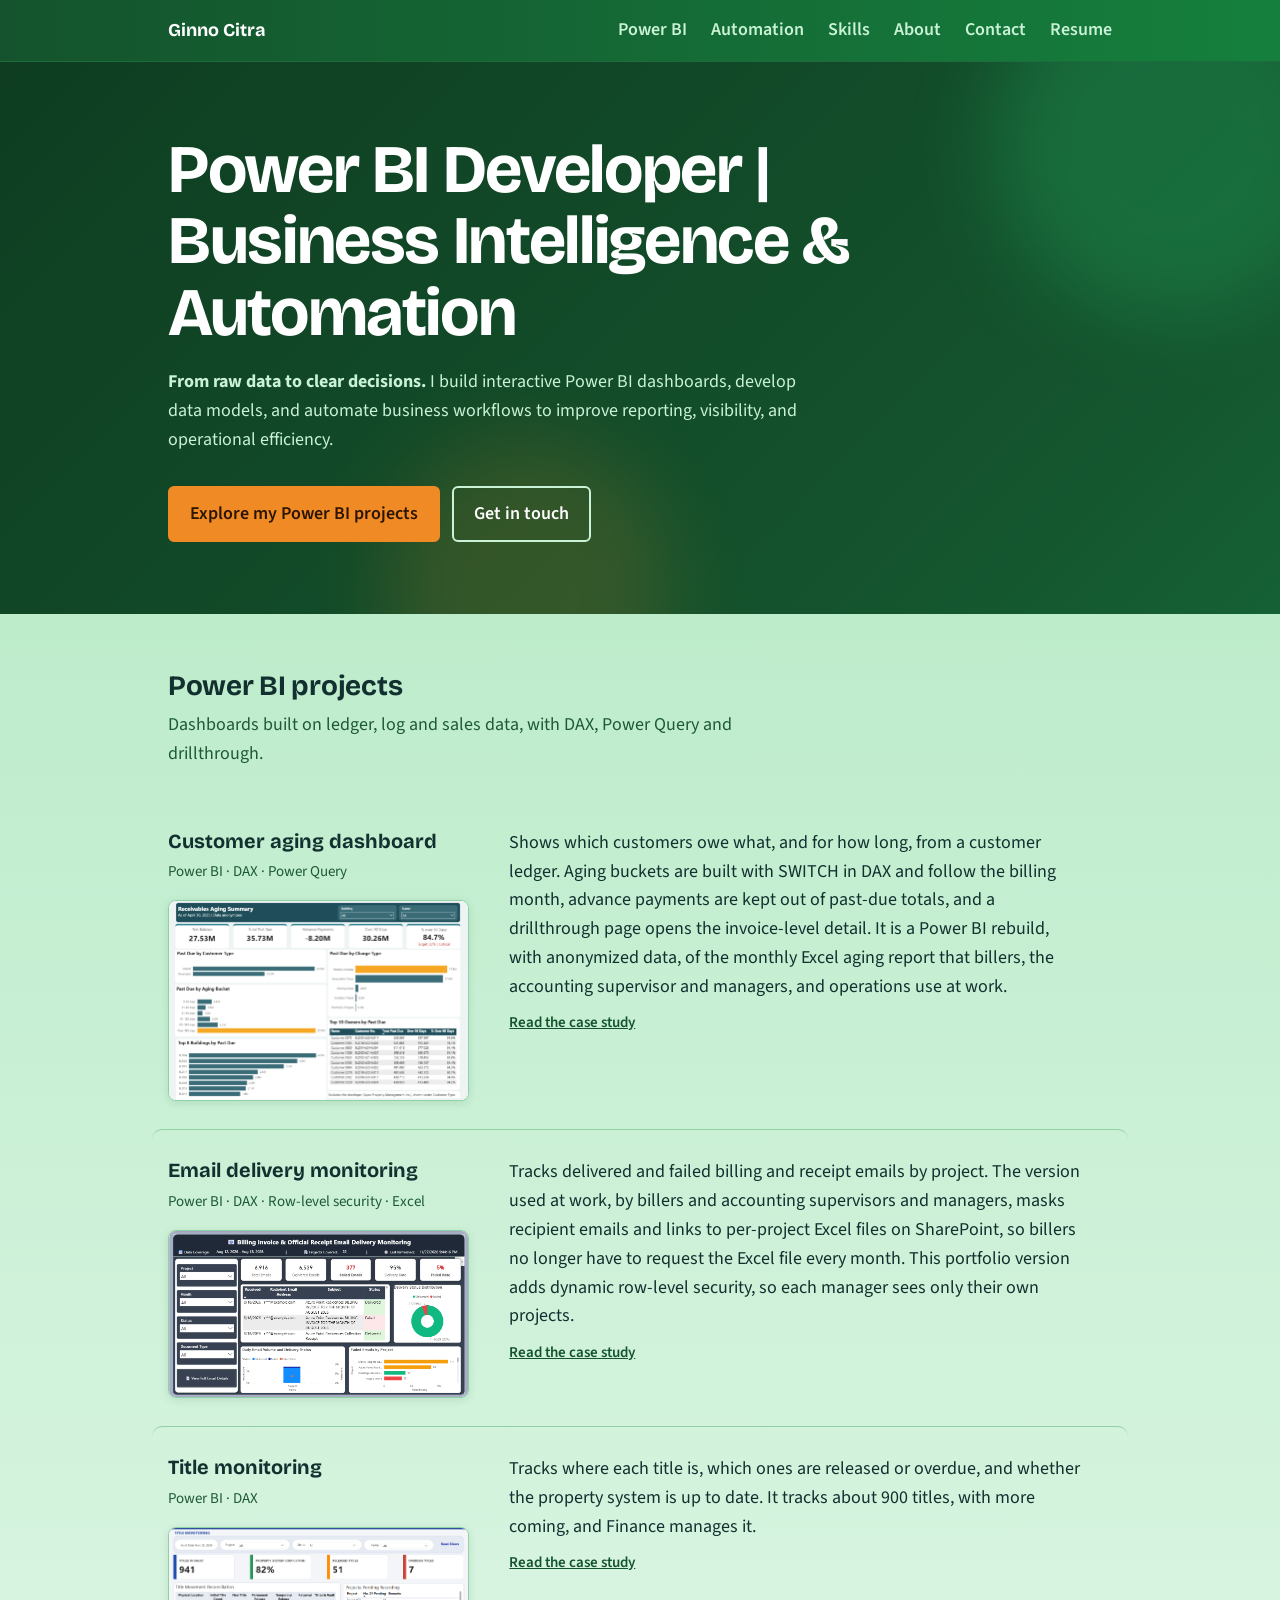
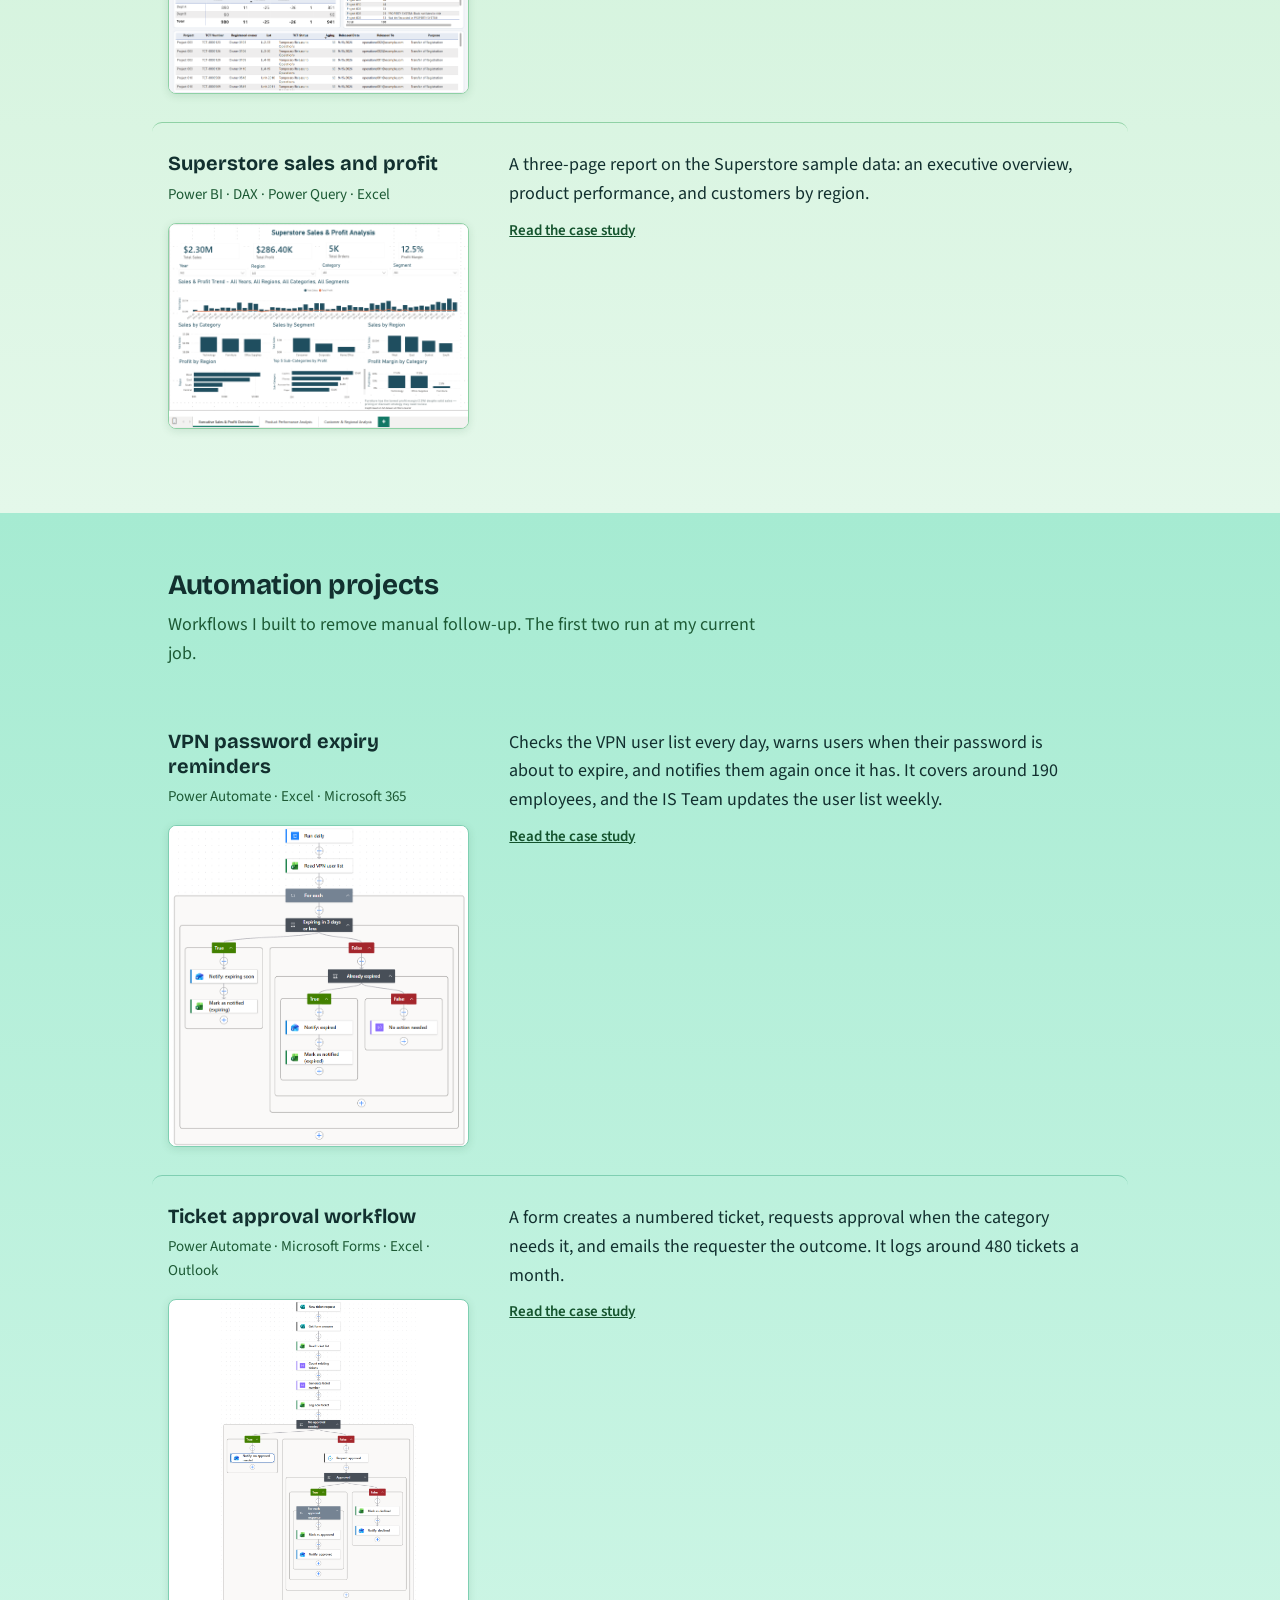
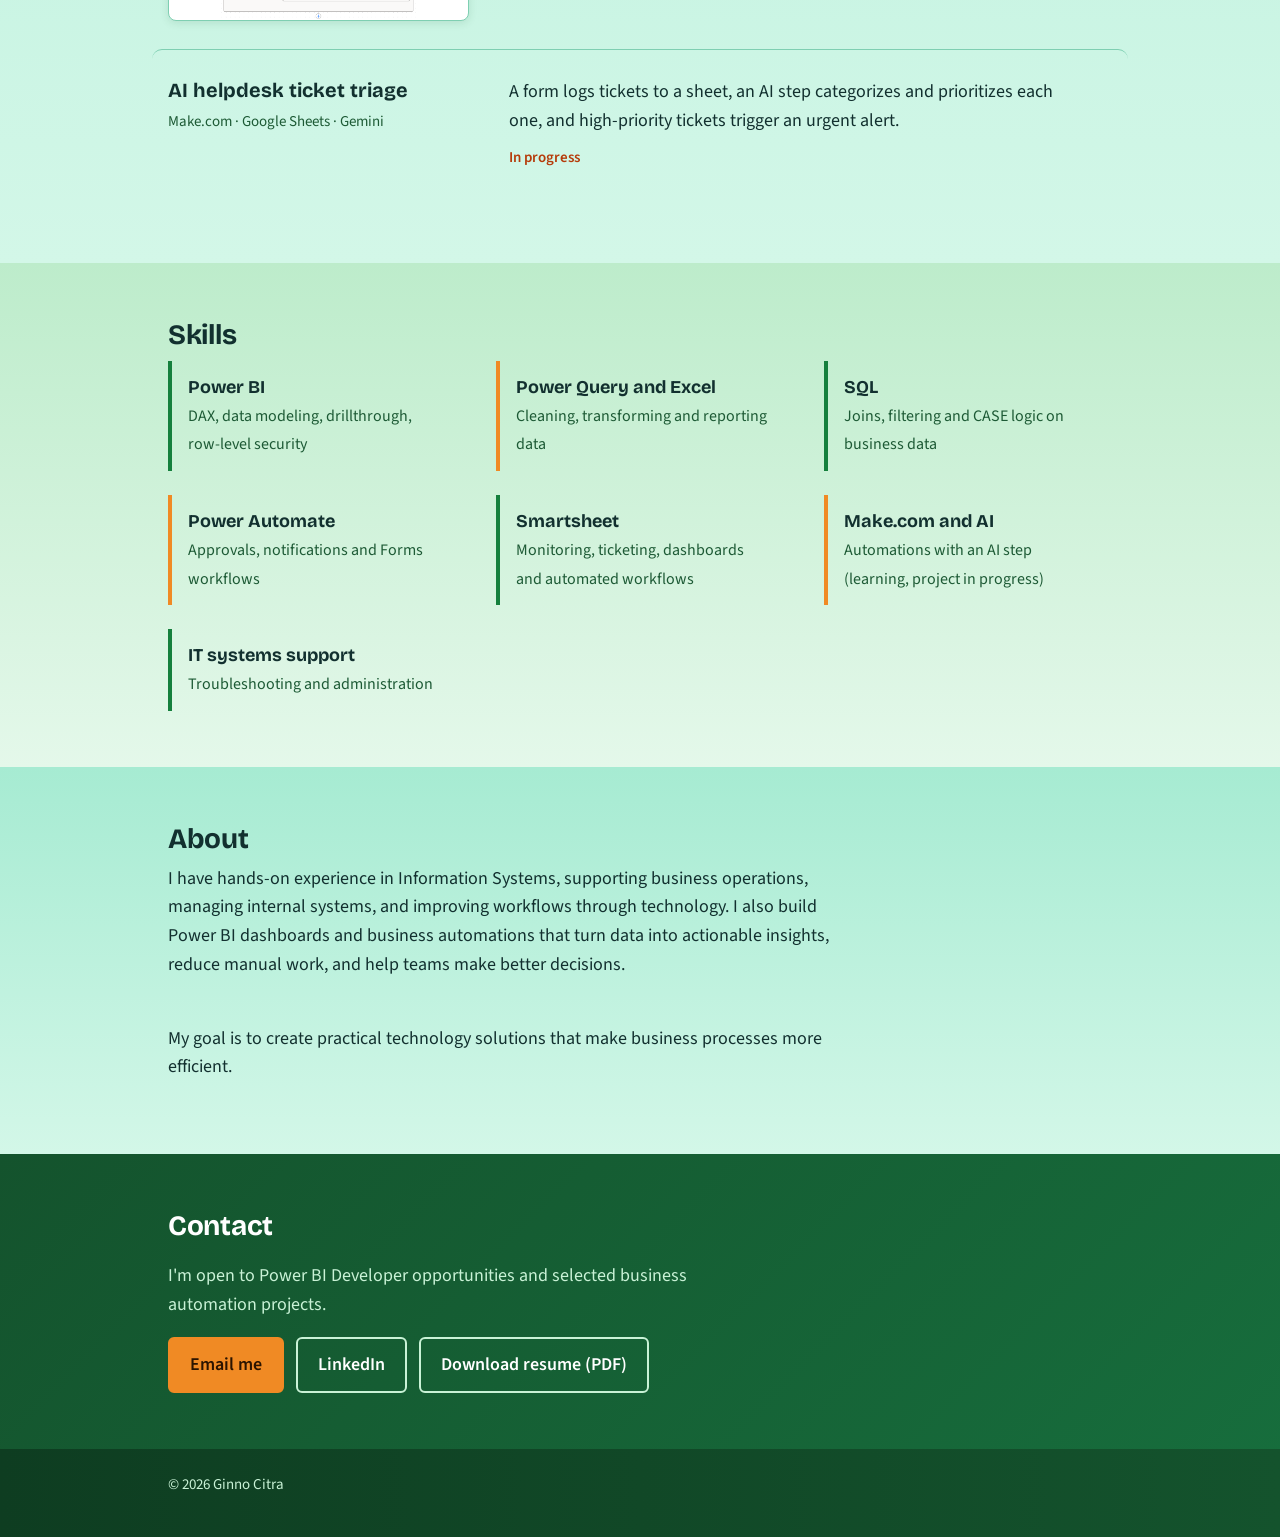
<file: index.html>
<!DOCTYPE html>
<html lang="en">
<head>
<meta charset="utf-8">
<meta name="viewport" content="width=device-width, initial-scale=1">
<title>Ginno Citra | Power BI Developer | Business Intelligence & Automation</title>
<meta name="description" content="Ginno Citra is a Power BI Developer focused on business intelligence, interactive dashboards, data modeling, and business process automation.">
<link rel="icon" href="data:image/svg+xml,<svg xmlns='http://www.w3.org/2000/svg' viewBox='0 0 100 100'><text y='.9em' font-size='90'>📊</text></svg>">
<link rel="preconnect" href="https://fonts.googleapis.com">
<link rel="preconnect" href="https://fonts.gstatic.com" crossorigin>
<link href="https://fonts.googleapis.com/css2?family=Bricolage+Grotesque:opsz,wght@12..96,500;12..96,700&family=Source+Sans+3:wght@400;600&display=swap" rel="stylesheet">
<link rel="stylesheet" href="styles.css">
</head>
<body>
<header class="top">
  <div class="wrap">
    <a class="brand" href="#top">Ginno Citra</a>
    <nav aria-label="Main">
      <a href="#powerbi">Power BI</a>
      <a href="#automation">Automation</a>
      <a href="#skills">Skills</a>
      <a href="#about">About</a>
      <a href="#contact">Contact</a>
      <a class="nav-resume" href="assets/Ginno-Citra-Resume.pdf" download="Ginno-Citra-Resume.pdf">Resume</a>
    </nav>
  </div>
</header>

<main id="top">
  <div class="herobg">
    <div class="wrap hero">
      <h1>Power BI Developer | Business Intelligence &amp; Automation</h1>
      <p><strong>From raw data to clear decisions.</strong> I build interactive Power BI dashboards, develop data models, and automate business workflows to improve reporting, visibility, and operational efficiency.</p>
      <div class="btns">
        <a class="btn primary" href="#powerbi">Explore my Power BI projects</a>
        <a class="btn ghost" href="#contact">Get in touch</a>
      </div>
    </div>
  </div>

  <section id="powerbi" class="mint">
    <div class="wrap">
      <h2>Power BI projects</h2>
      <p class="lede">Dashboards built on ledger, log and sales data, with DAX, Power Query and drillthrough.</p>

      <article class="proj">
        <div>
          <h3>Customer aging dashboard</h3>
          <p class="tools">Power BI · DAX · Power Query</p>
          <a class="thumb" href="aging-dashboard.html" tabindex="-1" aria-hidden="true"><img src="assets/aging-summary.png" alt="" loading="lazy" onerror="this.parentNode.remove()"></a>
        </div>
        <div>
          <p>Shows which customers owe what, and for how long, from a customer ledger. Aging buckets are built with SWITCH in DAX and follow the billing month, advance payments are kept out of past-due totals, and a drillthrough page opens the invoice-level detail. It is a Power BI rebuild, with anonymized data, of the monthly Excel aging report that billers, the accounting supervisor and managers, and operations use at work.</p>
          <p class="status live"><a href="aging-dashboard.html">Read the case study</a></p>
        </div>
      </article>

      <article class="proj">
        <div>
          <h3>Email delivery monitoring</h3>
          <p class="tools">Power BI · DAX · Row-level security · Excel</p>
          <a class="thumb" href="email-delivery-monitoring.html" tabindex="-1" aria-hidden="true"><img src="assets/email-work-version.png" alt="" loading="lazy" onerror="this.parentNode.remove()"></a>
        </div>
        <div>
          <p>Tracks delivered and failed billing and receipt emails by project. The version used at work, by billers and accounting supervisors and managers, masks recipient emails and links to per-project Excel files on SharePoint, so billers no longer have to request the Excel file every month. This portfolio version adds dynamic row-level security, so each manager sees only their own projects.</p>
          <p class="status live"><a href="email-delivery-monitoring.html">Read the case study</a></p>
        </div>
      </article>

      <article class="proj">
        <div>
          <h3>Title monitoring</h3>
          <p class="tools">Power BI · DAX</p>
          <a class="thumb" href="title-monitoring.html" tabindex="-1" aria-hidden="true"><img src="assets/title-monitoring-dashboard.png" alt="" loading="lazy" onerror="this.parentNode.remove()"></a>
        </div>
        <div>
          <p>Tracks where each title is, which ones are released or overdue, and whether the property system is up to date. It tracks about 900 titles, with more coming, and Finance manages it.</p>
          <p class="status live"><a href="title-monitoring.html">Read the case study</a></p>
        </div>
      </article>

      <article class="proj">
        <div>
          <h3>Superstore sales and profit</h3>
          <p class="tools">Power BI · DAX · Power Query · Excel</p>
          <a class="thumb" href="superstore-dashboard.html" tabindex="-1" aria-hidden="true"><img src="assets/executive-overview.png" alt="" loading="lazy" onerror="this.parentNode.remove()"></a>
        </div>
        <div>
          <p>A three-page report on the Superstore sample data: an executive overview, product performance, and customers by region.</p>
          <p class="status live"><a href="superstore-dashboard.html">Read the case study</a></p>
        </div>
      </article>
    </div>
  </section>

  <section id="automation" class="cream">
    <div class="wrap">
      <h2>Automation projects</h2>
      <p class="lede">Workflows I built to remove manual follow-up. The first two run at my current job.</p>

      <article class="proj">
        <div>
          <h3>VPN password expiry reminders</h3>
          <p class="tools">Power Automate · Excel · Microsoft 365</p>
          <a class="thumb" href="vpn-password-expiry.html" tabindex="-1" aria-hidden="true"><img src="assets/vpn-expiry-flow.png" alt="" loading="lazy" onerror="this.parentNode.remove()"></a>
        </div>
        <div>
          <p>Checks the VPN user list every day, warns users when their password is about to expire, and notifies them again once it has. It covers around 190 employees, and the IS Team updates the user list weekly.</p>
          <p class="status live"><a href="vpn-password-expiry.html">Read the case study</a></p>
        </div>
      </article>

      <article class="proj">
        <div>
          <h3>Ticket approval workflow</h3>
          <p class="tools">Power Automate · Microsoft Forms · Excel · Outlook</p>
          <a class="thumb" href="ticket-approval-workflow.html" tabindex="-1" aria-hidden="true"><img src="assets/ticket-approval-flow.png" alt="" loading="lazy" onerror="this.parentNode.remove()"></a>
        </div>
        <div>
          <p>A form creates a numbered ticket, requests approval when the category needs it, and emails the requester the outcome. It logs around 480 tickets a month.</p>
          <p class="status live"><a href="ticket-approval-workflow.html">Read the case study</a></p>
        </div>
      </article>

      <article class="proj">
        <div>
          <h3>AI helpdesk ticket triage</h3>
          <p class="tools">Make.com · Google Sheets · Gemini</p>
        </div>
        <div>
          <p>A form logs tickets to a sheet, an AI step categorizes and prioritizes each one, and high-priority tickets trigger an urgent alert.</p>
          <p class="status wip">In progress</p>
        </div>
      </article>
    </div>
  </section>

  <section id="skills" class="mint">
    <div class="wrap">
      <h2>Skills</h2>
      <ul class="skills">
        <li><strong>Power BI</strong><span>DAX, data modeling, drillthrough, row-level security</span></li>
        <li><strong>Power Query and Excel</strong><span>Cleaning, transforming and reporting data</span></li>
        <li><strong>SQL</strong><span>Joins, filtering and CASE logic on business data</span></li>
        <li><strong>Power Automate</strong><span>Approvals, notifications and Forms workflows</span></li>
        <li><strong>Smartsheet</strong><span>Monitoring, ticketing, dashboards and automated workflows</span></li>
        <li><strong>Make.com and AI</strong><span>Automations with an AI step (learning, project in progress)</span></li>
        <li><strong>IT systems support</strong><span>Troubleshooting and administration</span></li>
      </ul>
    </div>
  </section>

  <section id="about" class="about cream">
    <div class="wrap">
      <h2>About</h2>
      <p>I have hands-on experience in Information Systems, supporting business operations, managing internal systems, 
        and improving workflows through technology. I also build Power BI dashboards and business automations 
        that turn data into actionable insights, reduce manual work, and help teams make better decisions.</p>
      <br>
      <p>My goal is to create practical technology solutions that make business processes more efficient.</p>
    </div>
  </section>

  <section id="contact" class="contact dark">
    <div class="wrap">
      <h2>Contact</h2>
      <p>I'm open to Power BI Developer opportunities and selected business automation projects.</p>
      <div class="btns">
        <a class="btn primary" href="mailto:ginnocitra.work@gmail.com">Email me</a>
        <a class="btn ghost" href="https://www.linkedin.com/in/ginno-citra/">LinkedIn</a>
        <a class="btn ghost" href="assets/Ginno-Citra-Resume.pdf" download="Ginno-Citra-Resume.pdf">Download resume (PDF)</a>
      </div>
    </div>
  </section>
</main>

<footer>
  <div class="wrap">© 2026 Ginno Citra</div>
</footer>
</body>
</html>
</file>
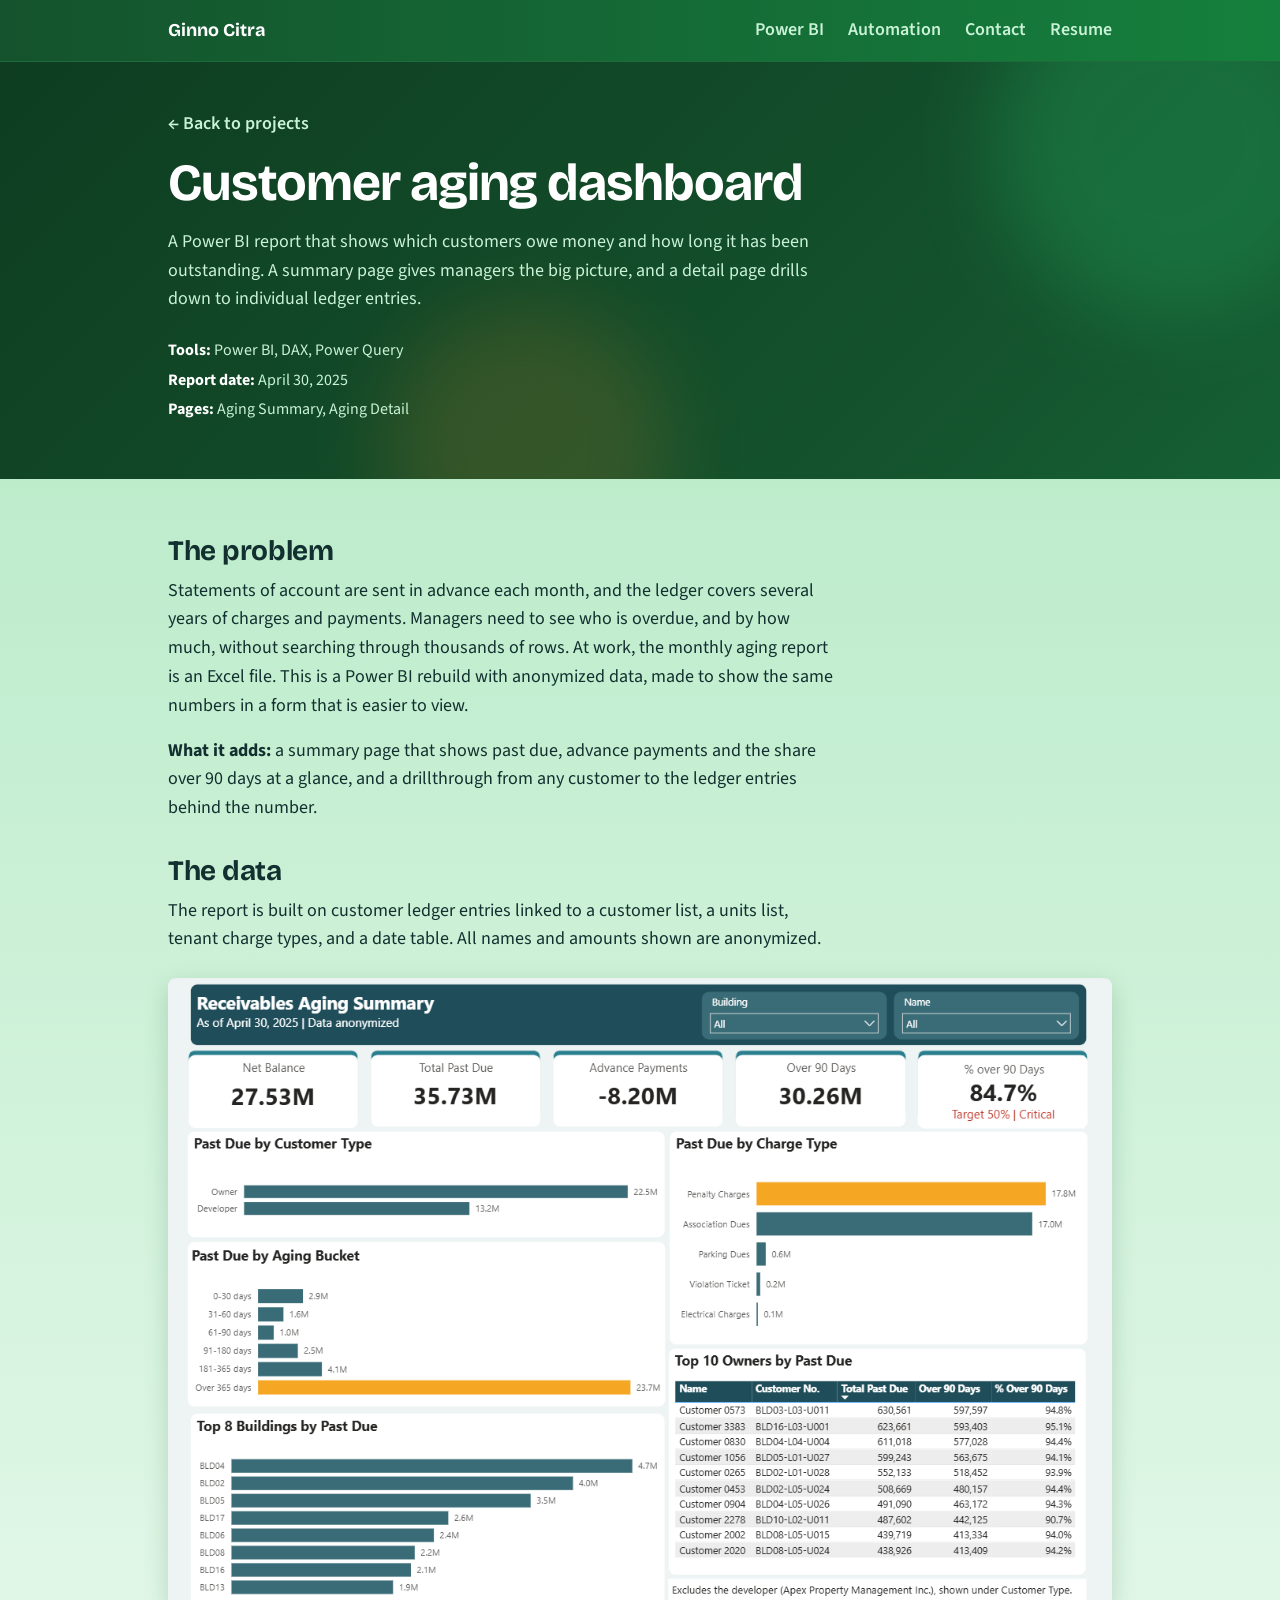
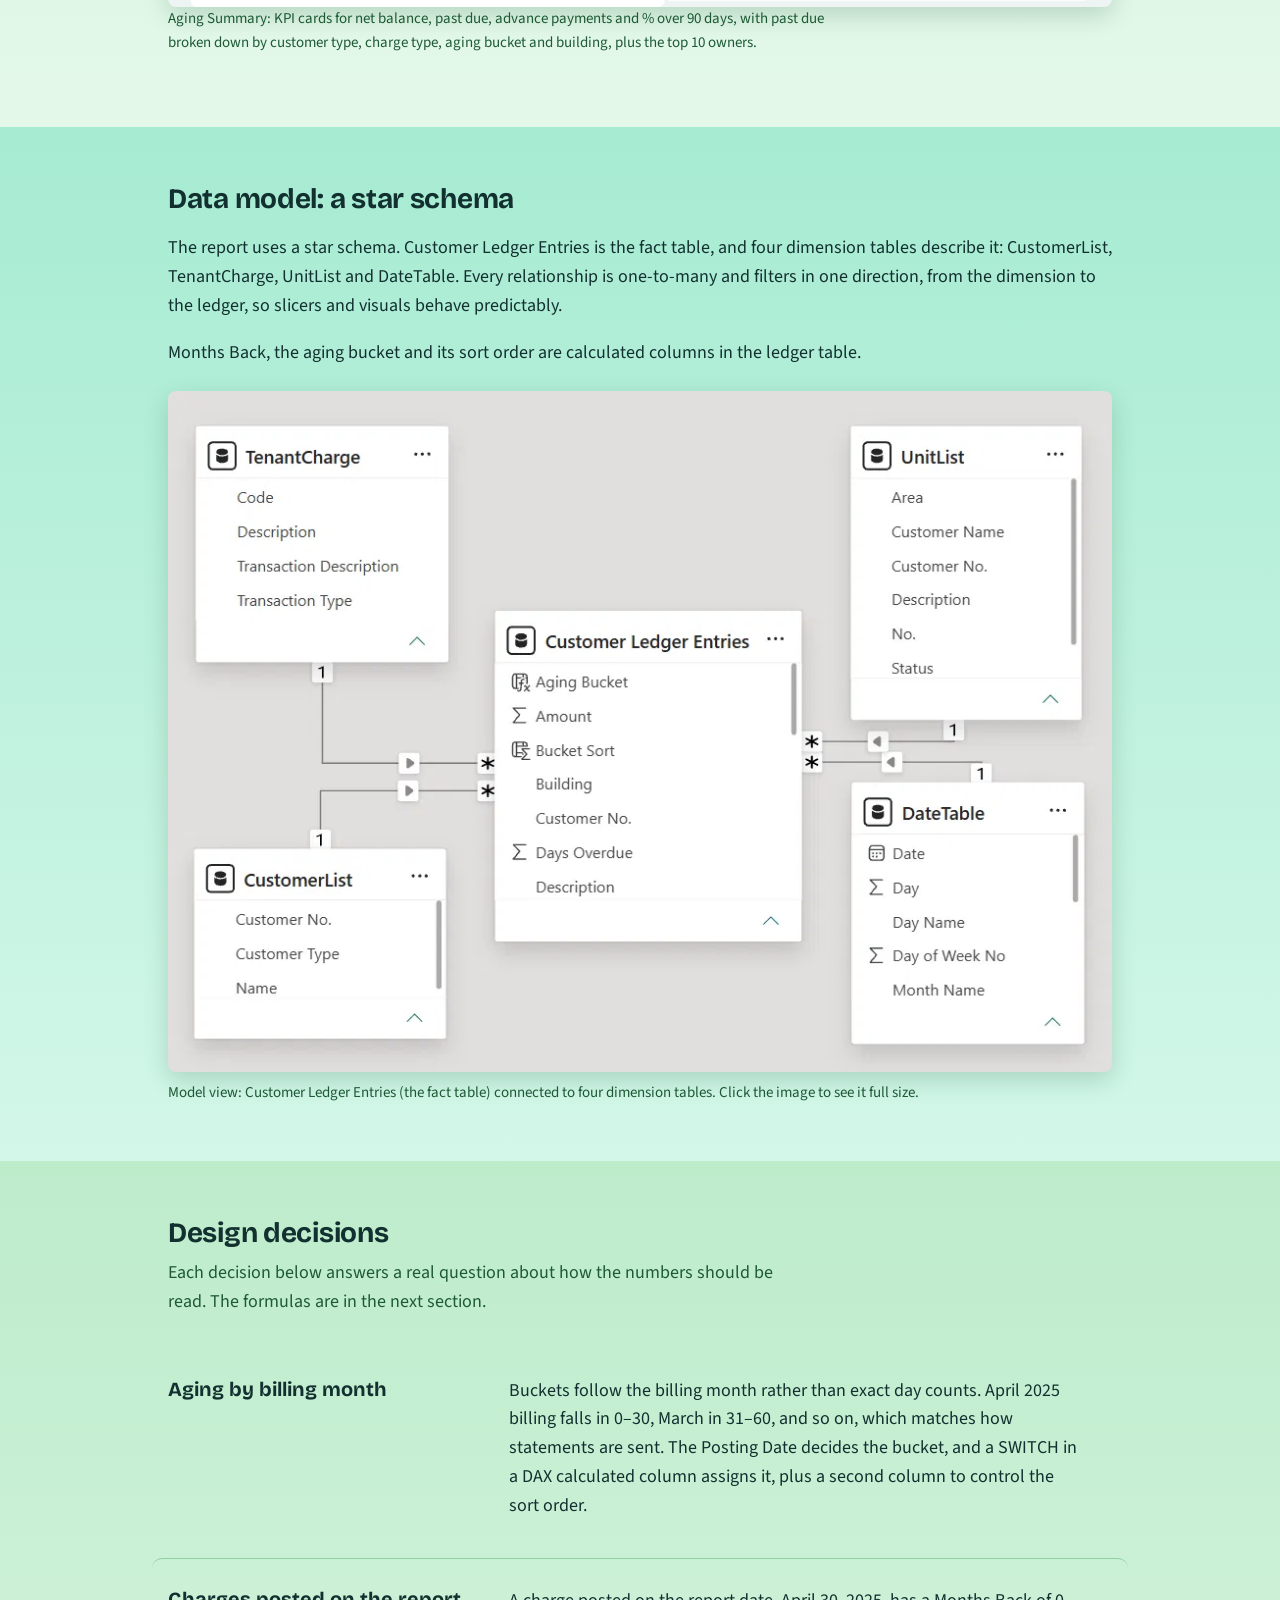
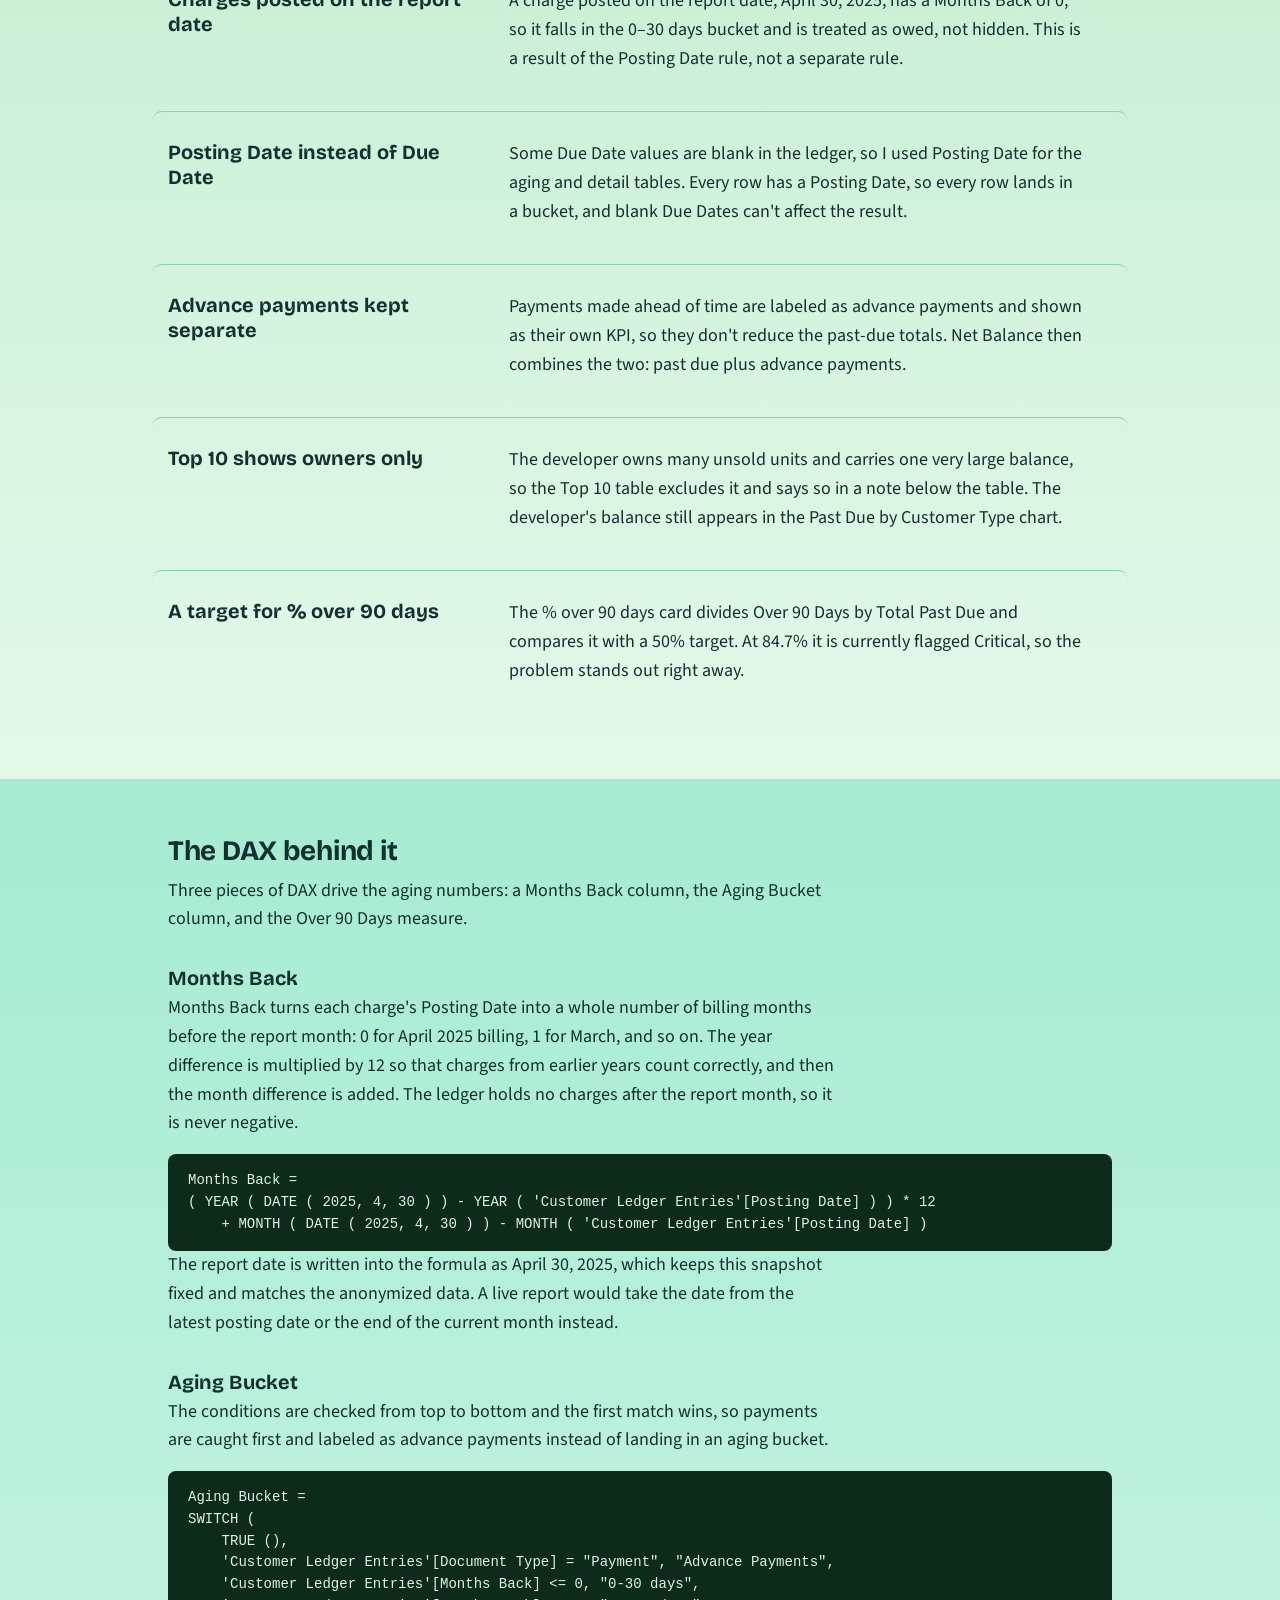
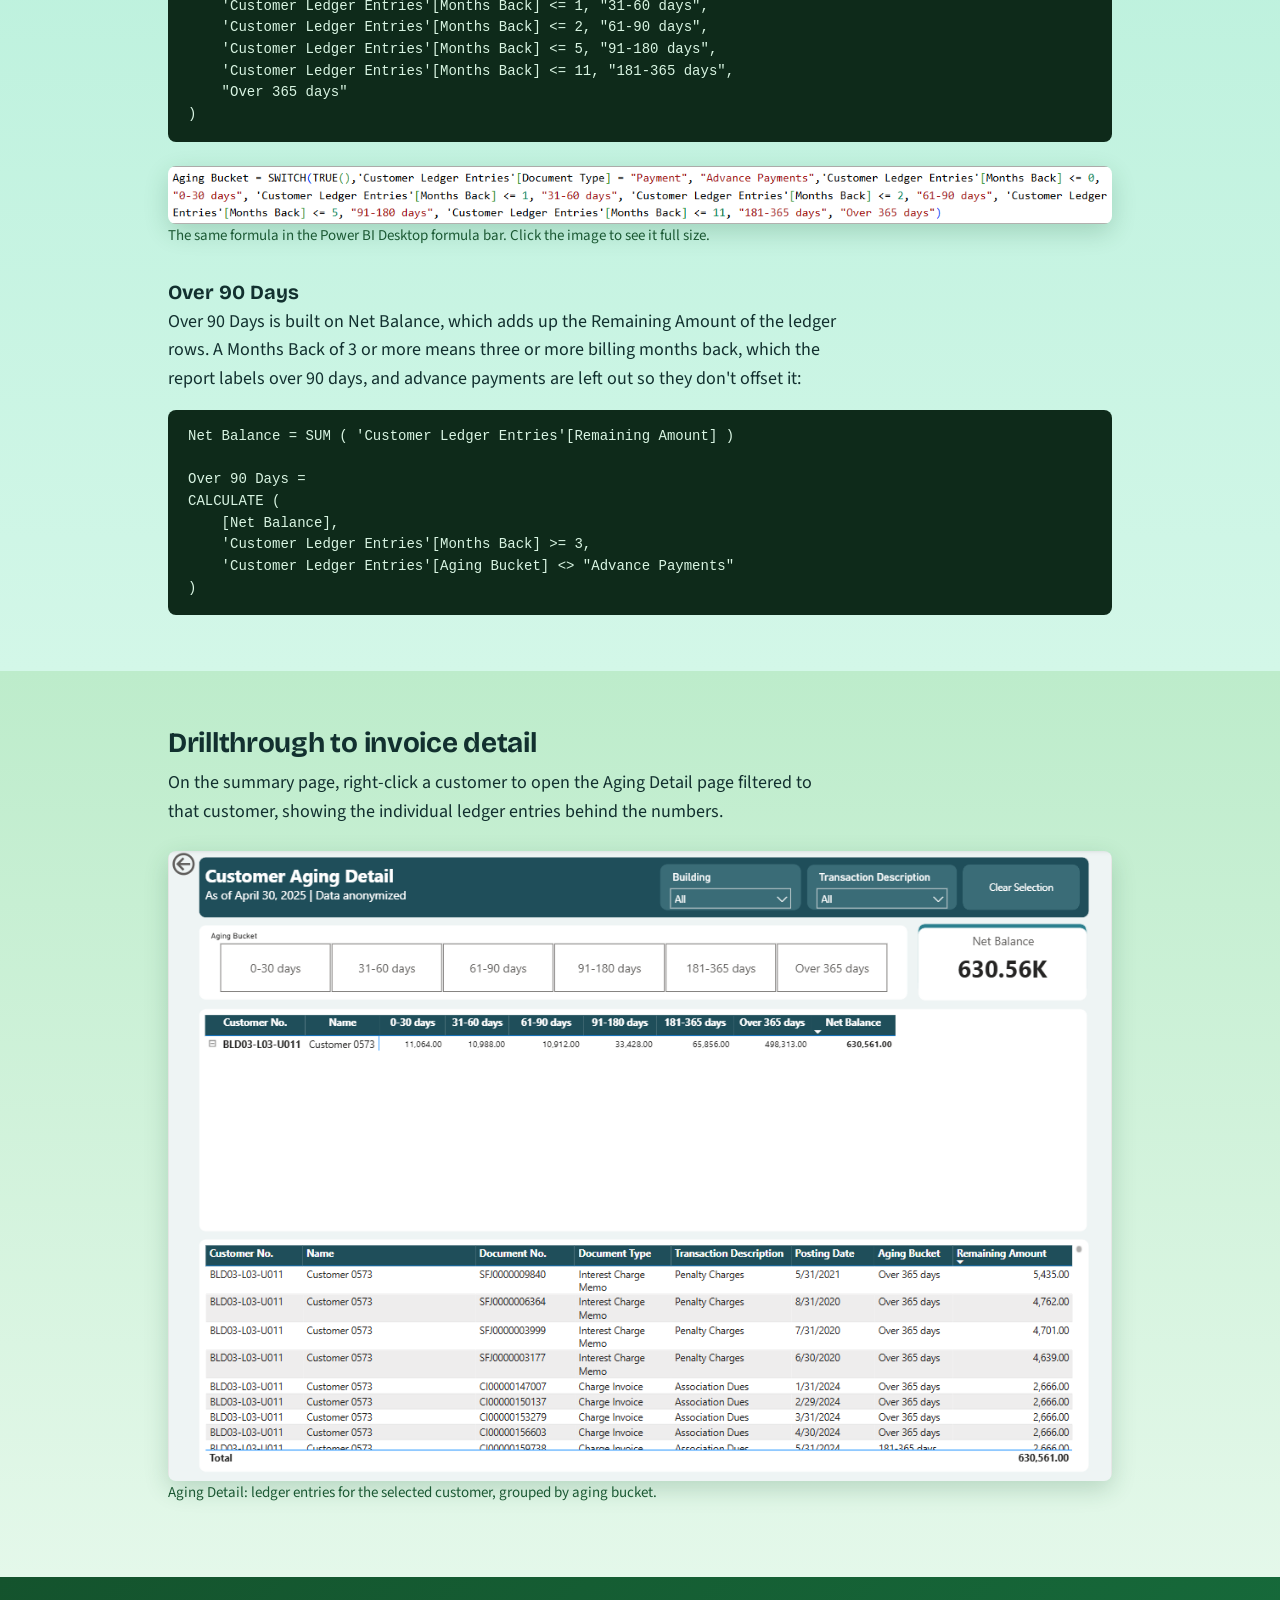
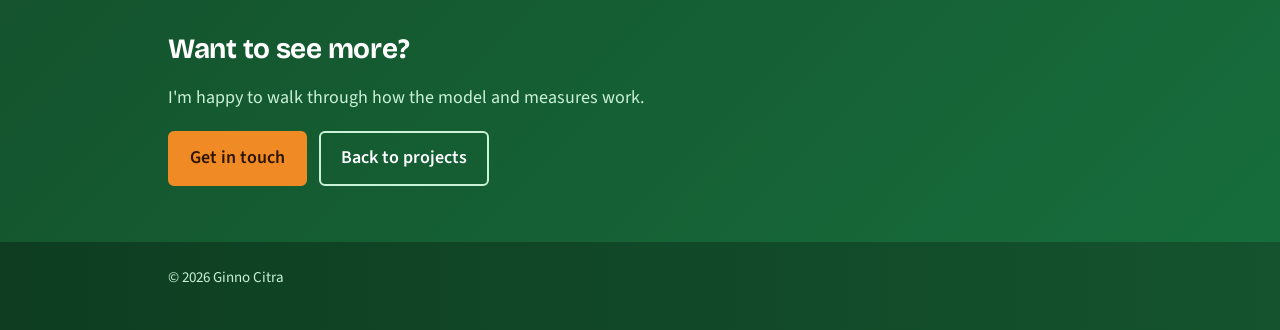
<file: aging-dashboard.html>
<!DOCTYPE html>
<html lang="en">
<head>
<meta charset="utf-8">
<meta name="viewport" content="width=device-width, initial-scale=1">
<title>Customer Aging Dashboard | Ginno Citra</title>
<meta name="description" content="Power BI customer aging dashboard with DAX aging buckets, a top past-due chart and invoice-level drillthrough.">
<link rel="icon" href="data:image/svg+xml,<svg xmlns='http://www.w3.org/2000/svg' viewBox='0 0 100 100'><text y='.9em' font-size='90'>📊</text></svg>">
<link rel="preconnect" href="https://fonts.googleapis.com">
<link rel="preconnect" href="https://fonts.gstatic.com" crossorigin>
<link href="https://fonts.googleapis.com/css2?family=Bricolage+Grotesque:opsz,wght@12..96,500;12..96,700&family=Source+Sans+3:wght@400;600&display=swap" rel="stylesheet">
<link rel="stylesheet" href="styles.css">
</head>

<body>
<header class="top">
  <div class="wrap">
    <a class="brand" href="index.html">Ginno Citra</a>
    <nav aria-label="Main">
      <a href="index.html#powerbi">Power BI</a>
      <a href="index.html#automation">Automation</a>
      <a href="index.html#contact">Contact</a>
      <a href="assets/Ginno-Citra-Resume.pdf" download="Ginno-Citra-Resume.pdf">Resume</a>
    </nav>
  </div>
</header>

<main>
  <div class="herobg">
    <div class="wrap pagehero">
      <a class="back" href="index.html#powerbi">&larr; Back to projects</a>
      <h1>Customer aging dashboard</h1>
      <p>A Power BI report that shows which customers owe money and how long it has been outstanding. A summary page gives managers the big picture, and a detail page drills down to individual ledger entries.</p>
      <div class="meta">
        <span><strong>Tools:</strong> Power BI, DAX, Power Query</span>
        <span><strong>Report date:</strong> April 30, 2025</span>
        <span><strong>Pages:</strong> Aging Summary, Aging Detail</span>
      </div>
    </div>
  </div>

  <section class="mint body">
    <div class="wrap">
      <h2>The problem</h2>
      <p>Statements of account are sent in advance each month, and the ledger covers several years of charges and payments. Managers need to see who is overdue, and by how much, without searching through thousands of rows. At work, the monthly aging report is an Excel file. This is a Power BI rebuild with anonymized data, made to show the same numbers in a form that is easier to view.</p>
      <p><strong>What it adds:</strong> a summary page that shows past due, advance payments and the share over 90 days at a glance, and a drillthrough from any customer to the ledger entries behind the number.</p>

      <h2 style="margin-top:2rem">The data</h2>
      <p>The report is built on customer ledger entries linked to a customer list, a units list, tenant charge types, and a date table. All names and amounts shown are anonymized.</p>

      <figure class="shot">
        <span class="ph">Customer Aging Summary<br>Overview of outstanding balances, aging buckets and customer exposure.</span>
        <img src="assets/aging-summary.png" alt="Aging Summary page of the Power BI dashboard" onload="this.parentNode.classList.add('ok')" onerror="this.remove()">
      </figure>
      <p class="cap">Aging Summary: KPI cards for net balance, past due, advance payments and % over 90 days, with past due broken down by customer type, charge type, aging bucket and building, plus the top 10 owners.</p>
    </div>
  </section>

  <section class="cream">
    <div class="wrap">
      <h2>Data model: a star schema</h2>
      <p>The report uses a star schema. Customer Ledger Entries is the fact table, and four dimension tables describe it: CustomerList, TenantCharge, UnitList and DateTable. Every relationship is one-to-many and filters in one direction, from the dimension to the ledger, so slicers and visuals behave predictably.</p>
      <p>Months Back, the aging bucket and its sort order are calculated columns in the ledger table.</p>

      <figure class="shot">
        <span class="ph">Power BI Data Model<br>Star schema showing the fact table and its four dimension tables.</span>
        <a href="assets/aging-data-model.png" target="_blank" rel="noopener">
          <img src="assets/aging-data-model.png" alt="Power BI model view showing the Customer Ledger Entries fact table connected to the CustomerList, TenantCharge, UnitList and DateTable dimension tables" onload="this.closest('figure').classList.add('ok')" onerror="this.remove()">
        </a>
      </figure>
      <p class="cap">Model view: Customer Ledger Entries (the fact table) connected to four dimension tables. Click the image to see it full size.</p>
    </div>
  </section>

  <section class="mint">
    <div class="wrap">
      <h2>Design decisions</h2>
      <p class="lede">Each decision below answers a real question about how the numbers should be read. The formulas are in the next section.</p>

      <article class="proj">
        <div><h3>Aging by billing month</h3></div>
        <div><p>Buckets follow the billing month rather than exact day counts. April 2025 billing falls in 0&ndash;30, March in 31&ndash;60, and so on, which matches how statements are sent. The Posting Date decides the bucket, and a SWITCH in a DAX calculated column assigns it, plus a second column to control the sort order.</p></div>
      </article>

      <article class="proj">
        <div><h3>Charges posted on the report date</h3></div>
        <div><p>A charge posted on the report date, April 30, 2025, has a Months Back of 0, so it falls in the 0&ndash;30 days bucket and is treated as owed, not hidden. This is a result of the Posting Date rule, not a separate rule.</p></div>
      </article>

      <article class="proj">
        <div><h3>Posting Date instead of Due Date</h3></div>
        <div><p>Some Due Date values are blank in the ledger, so I used Posting Date for the aging and detail tables. Every row has a Posting Date, so every row lands in a bucket, and blank Due Dates can't affect the result.</p></div>
      </article>

      <article class="proj">
        <div><h3>Advance payments kept separate</h3></div>
        <div><p>Payments made ahead of time are labeled as advance payments and shown as their own KPI, so they don't reduce the past-due totals. Net Balance then combines the two: past due plus advance payments.</p></div>
      </article>

      <article class="proj">
        <div><h3>Top 10 shows owners only</h3></div>
        <div><p>The developer owns many unsold units and carries one very large balance, so the Top 10 table excludes it and says so in a note below the table. The developer's balance still appears in the Past Due by Customer Type chart.</p></div>
      </article>

      <article class="proj">
        <div><h3>A target for % over 90 days</h3></div>
        <div><p>The % over 90 days card divides Over 90 Days by Total Past Due and compares it with a 50% target. At 84.7% it is currently flagged Critical, so the problem stands out right away.</p></div>
      </article>
    </div>
  </section>

  <section class="cream body">
    <div class="wrap">
      <h2>The DAX behind it</h2>
      <p>Three pieces of DAX drive the aging numbers: a Months Back column, the Aging Bucket column, and the Over 90 Days measure.</p>

      <h3 style="margin:2rem 0 .25rem;font:700 1.25rem var(--head)">Months Back</h3>
      <p>Months Back turns each charge's Posting Date into a whole number of billing months before the report month: 0 for April 2025 billing, 1 for March, and so on. The year difference is multiplied by 12 so that charges from earlier years count correctly, and then the month difference is added. The ledger holds no charges after the report month, so it is never negative.</p>
<pre class="code" tabindex="0"><code>Months Back =
( YEAR ( DATE ( 2025, 4, 30 ) ) - YEAR ( 'Customer Ledger Entries'[Posting Date] ) ) * 12
    + MONTH ( DATE ( 2025, 4, 30 ) ) - MONTH ( 'Customer Ledger Entries'[Posting Date] )</code></pre>
      <p>The report date is written into the formula as April 30, 2025, which keeps this snapshot fixed and matches the anonymized data. A live report would take the date from the latest posting date or the end of the current month instead.</p>

      <h3 style="margin:2rem 0 .25rem;font:700 1.25rem var(--head)">Aging Bucket</h3>
      <p>The conditions are checked from top to bottom and the first match wins, so payments are caught first and labeled as advance payments instead of landing in an aging bucket.</p>
<pre class="code" tabindex="0"><code>Aging Bucket =
SWITCH (
    TRUE (),
    'Customer Ledger Entries'[Document Type] = "Payment", "Advance Payments",
    'Customer Ledger Entries'[Months Back] &lt;= 0, "0-30 days",
    'Customer Ledger Entries'[Months Back] &lt;= 1, "31-60 days",
    'Customer Ledger Entries'[Months Back] &lt;= 2, "61-90 days",
    'Customer Ledger Entries'[Months Back] &lt;= 5, "91-180 days",
    'Customer Ledger Entries'[Months Back] &lt;= 11, "181-365 days",
    "Over 365 days"
)</code></pre>
      <figure class="shot"><span class="ph">The Aging Bucket calculated column in Power BI Desktop.</span><a href="assets/aging-bucket-formula.png" target="_blank" rel="noopener"><img src="assets/aging-bucket-formula.png" alt="The Aging Bucket formula as shown in the Power BI Desktop formula bar" onload="this.closest('figure').classList.add('ok')" onerror="this.remove()"></a></figure>
      <p class="cap">The same formula in the Power BI Desktop formula bar. Click the image to see it full size.</p>

      <h3 style="margin:2rem 0 .25rem;font:700 1.25rem var(--head)">Over 90 Days</h3>
      <p>Over 90 Days is built on Net Balance, which adds up the Remaining Amount of the ledger rows. A Months Back of 3 or more means three or more billing months back, which the report labels over 90 days, and advance payments are left out so they don't offset it:</p>
<pre class="code" tabindex="0"><code>Net Balance = SUM ( 'Customer Ledger Entries'[Remaining Amount] )

Over 90 Days =
CALCULATE (
    [Net Balance],
    'Customer Ledger Entries'[Months Back] &gt;= 3,
    'Customer Ledger Entries'[Aging Bucket] &lt;&gt; "Advance Payments"
)</code></pre>
    </div>
  </section>

  <section class="mint body">
    <div class="wrap">
      <h2>Drillthrough to invoice detail</h2>
      <p>On the summary page, right-click a customer to open the Aging Detail page filtered to that customer, showing the individual ledger entries behind the numbers.</p>

      <figure class="shot">
        <span class="ph">Customer Aging Detail<br>Invoice-level breakdown of outstanding balances by customer and aging bucket.</span>
        <img src="assets/aging-detail.png" alt="Aging Detail page of the Power BI dashboard" onload="this.parentNode.classList.add('ok')" onerror="this.remove()">
      </figure>
      <p class="cap">Aging Detail: ledger entries for the selected customer, grouped by aging bucket.</p>
    </div>
  </section>

  <section class="dark contact">
    <div class="wrap">
      <h2>Want to see more?</h2>
      <p>I'm happy to walk through how the model and measures work.</p>
      <div class="btns">
        <a class="btn primary" href="index.html#contact">Get in touch</a>
        <a class="btn ghost" href="index.html#powerbi">Back to projects</a>
      </div>
    </div>
  </section>
</main>

<footer>
  <div class="wrap">&copy; 2026 Ginno Citra</div>
</footer>

</body>
</html>
</file>
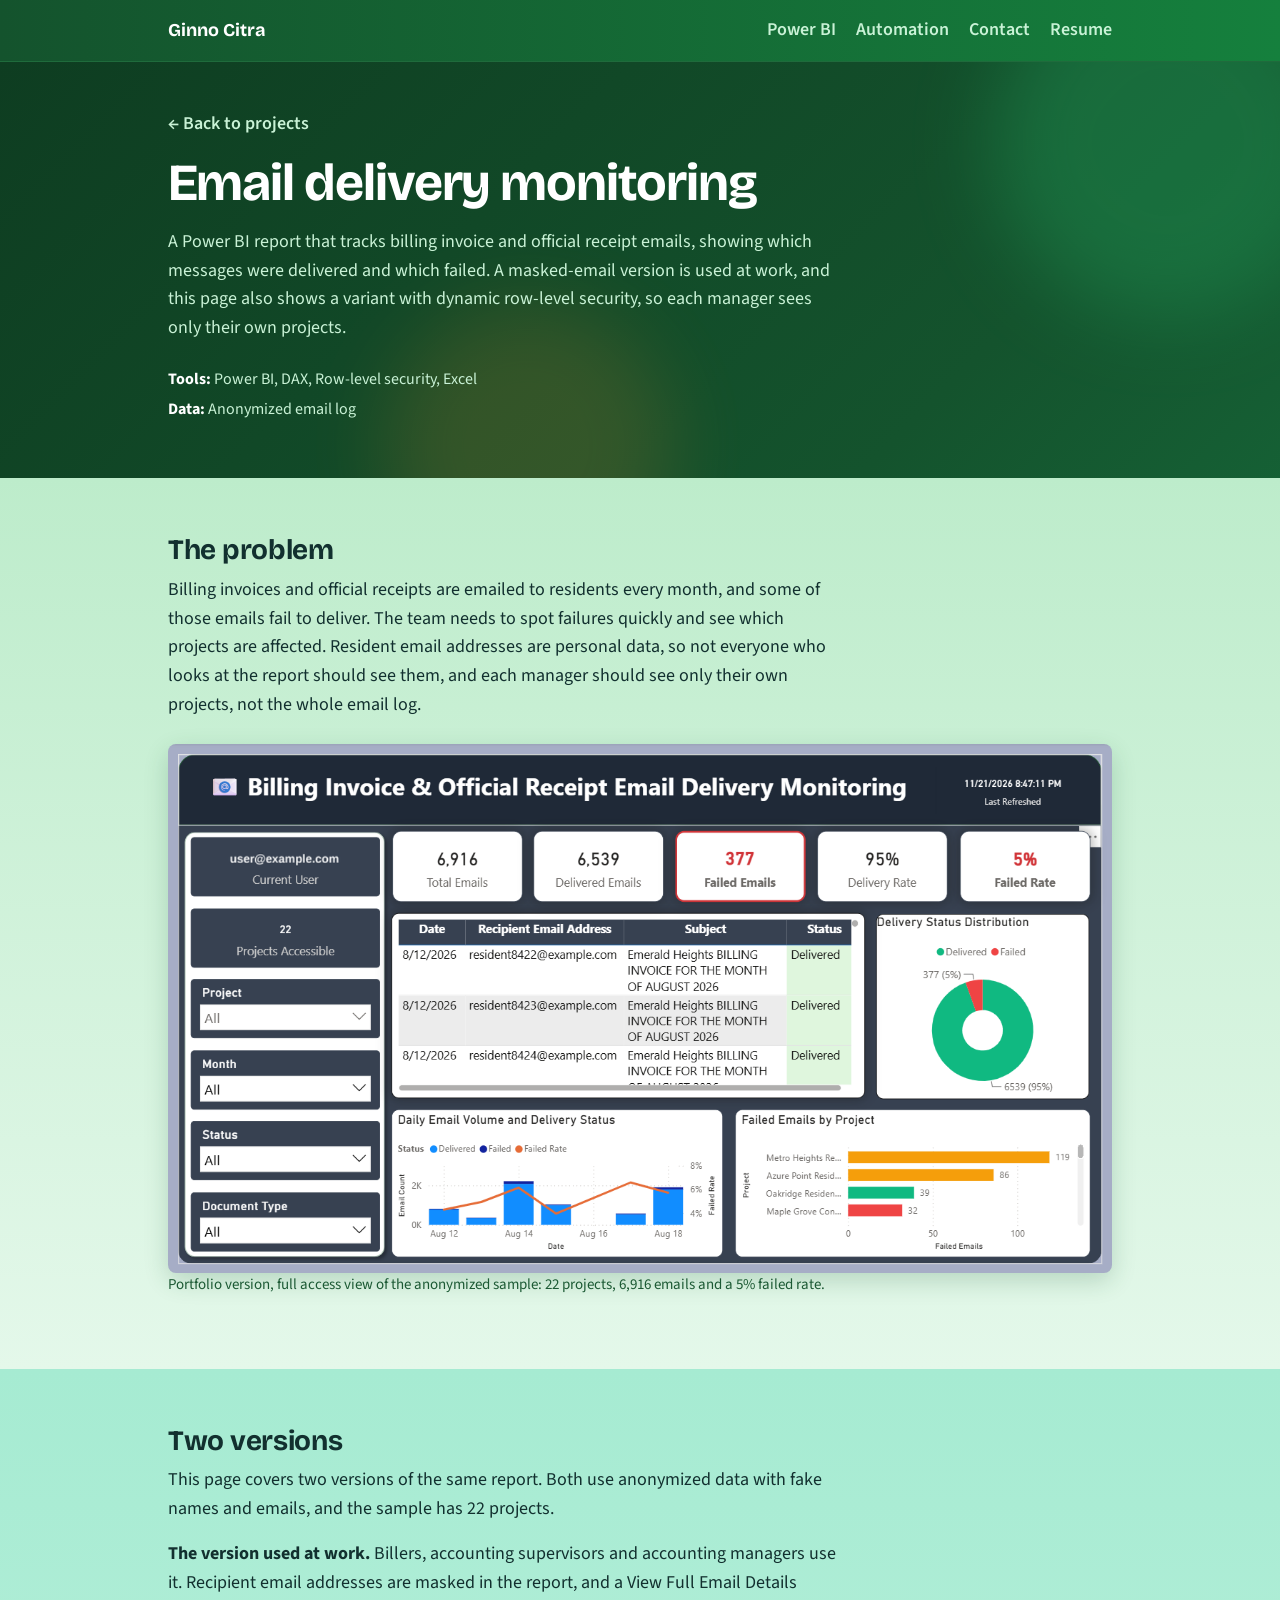
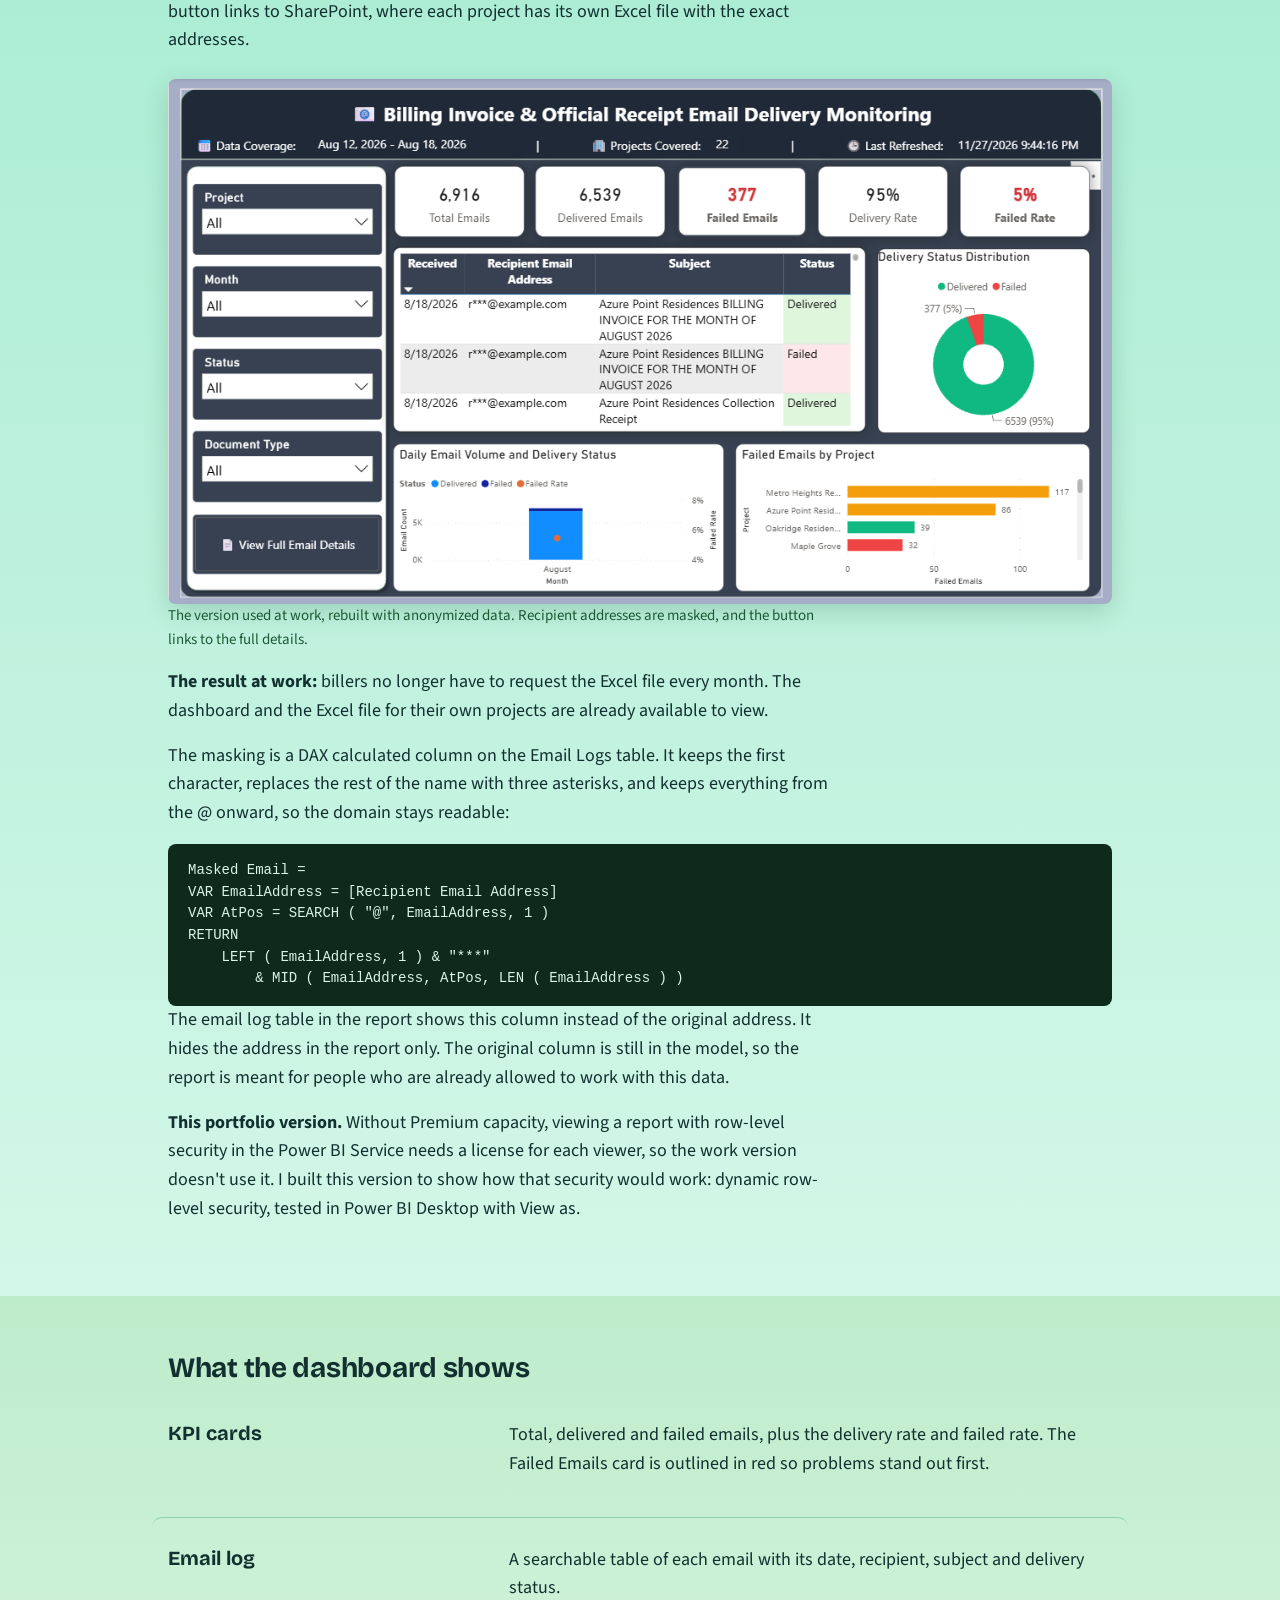
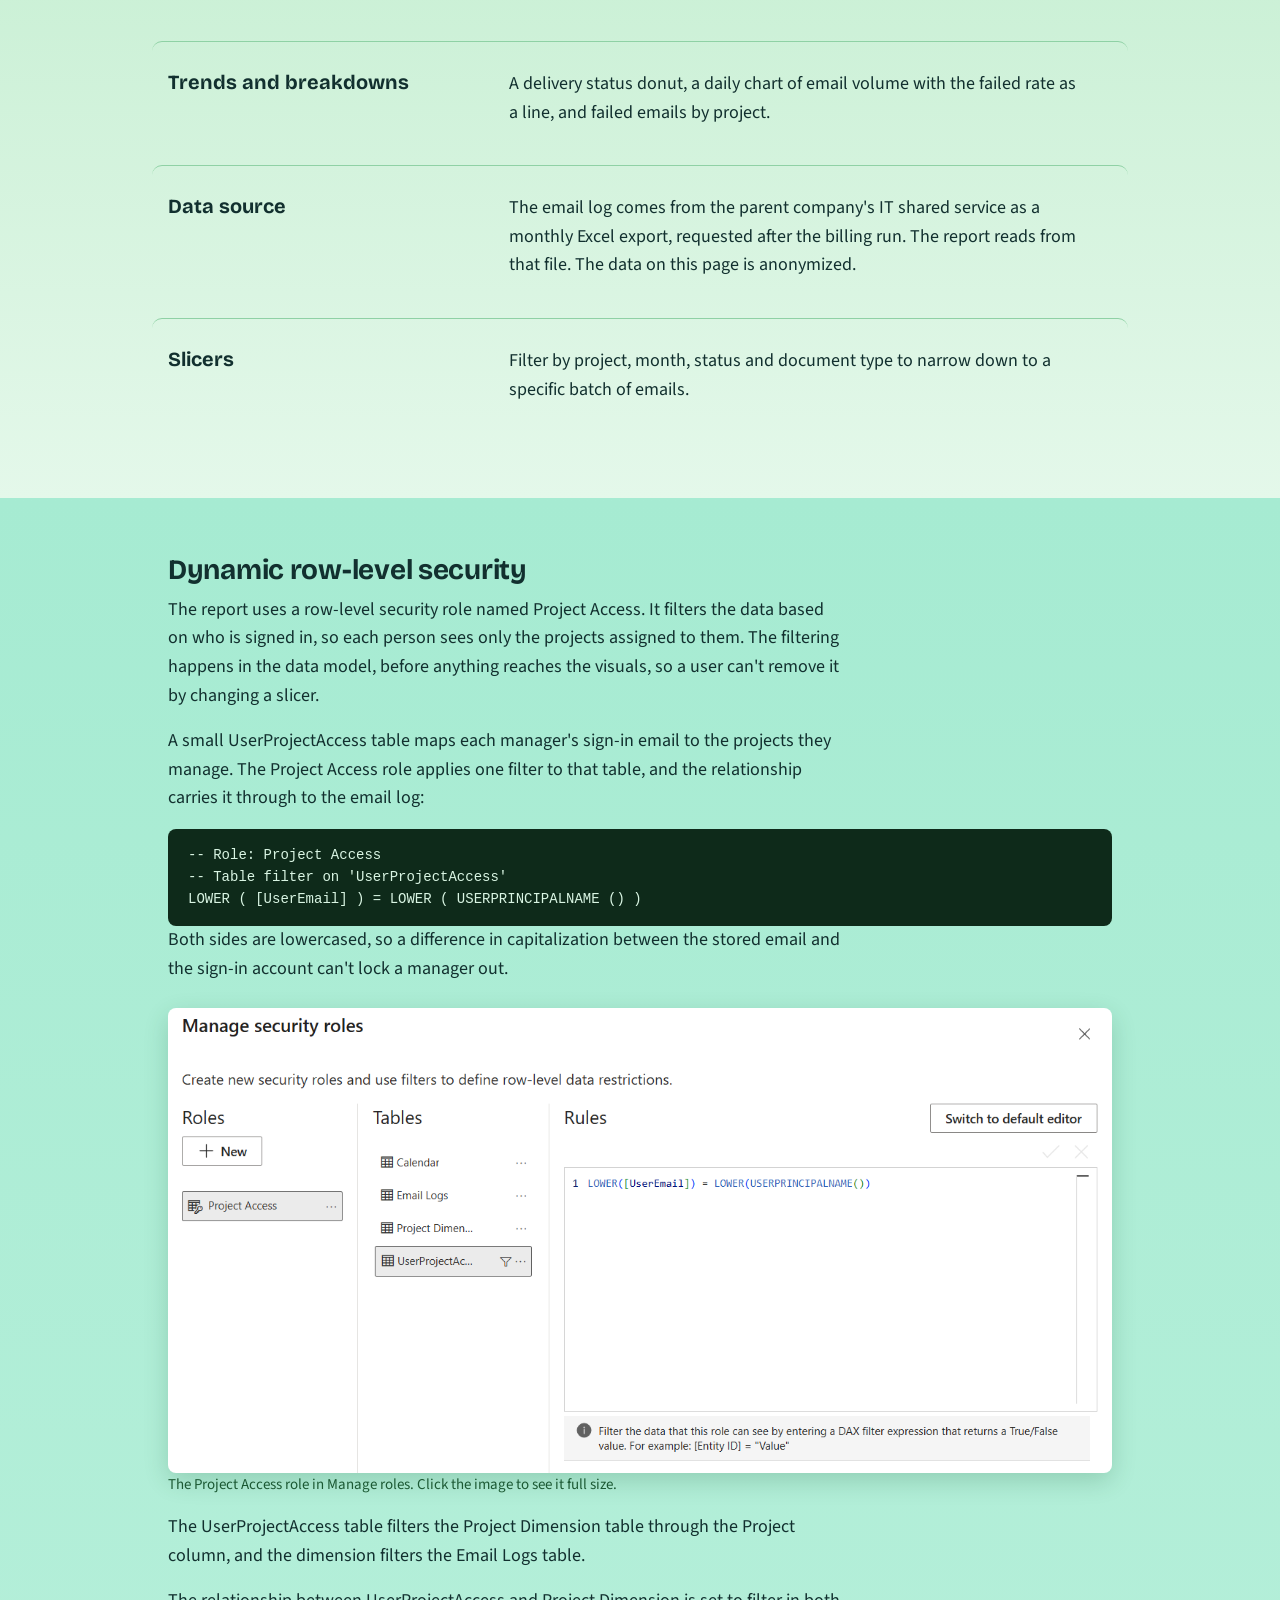
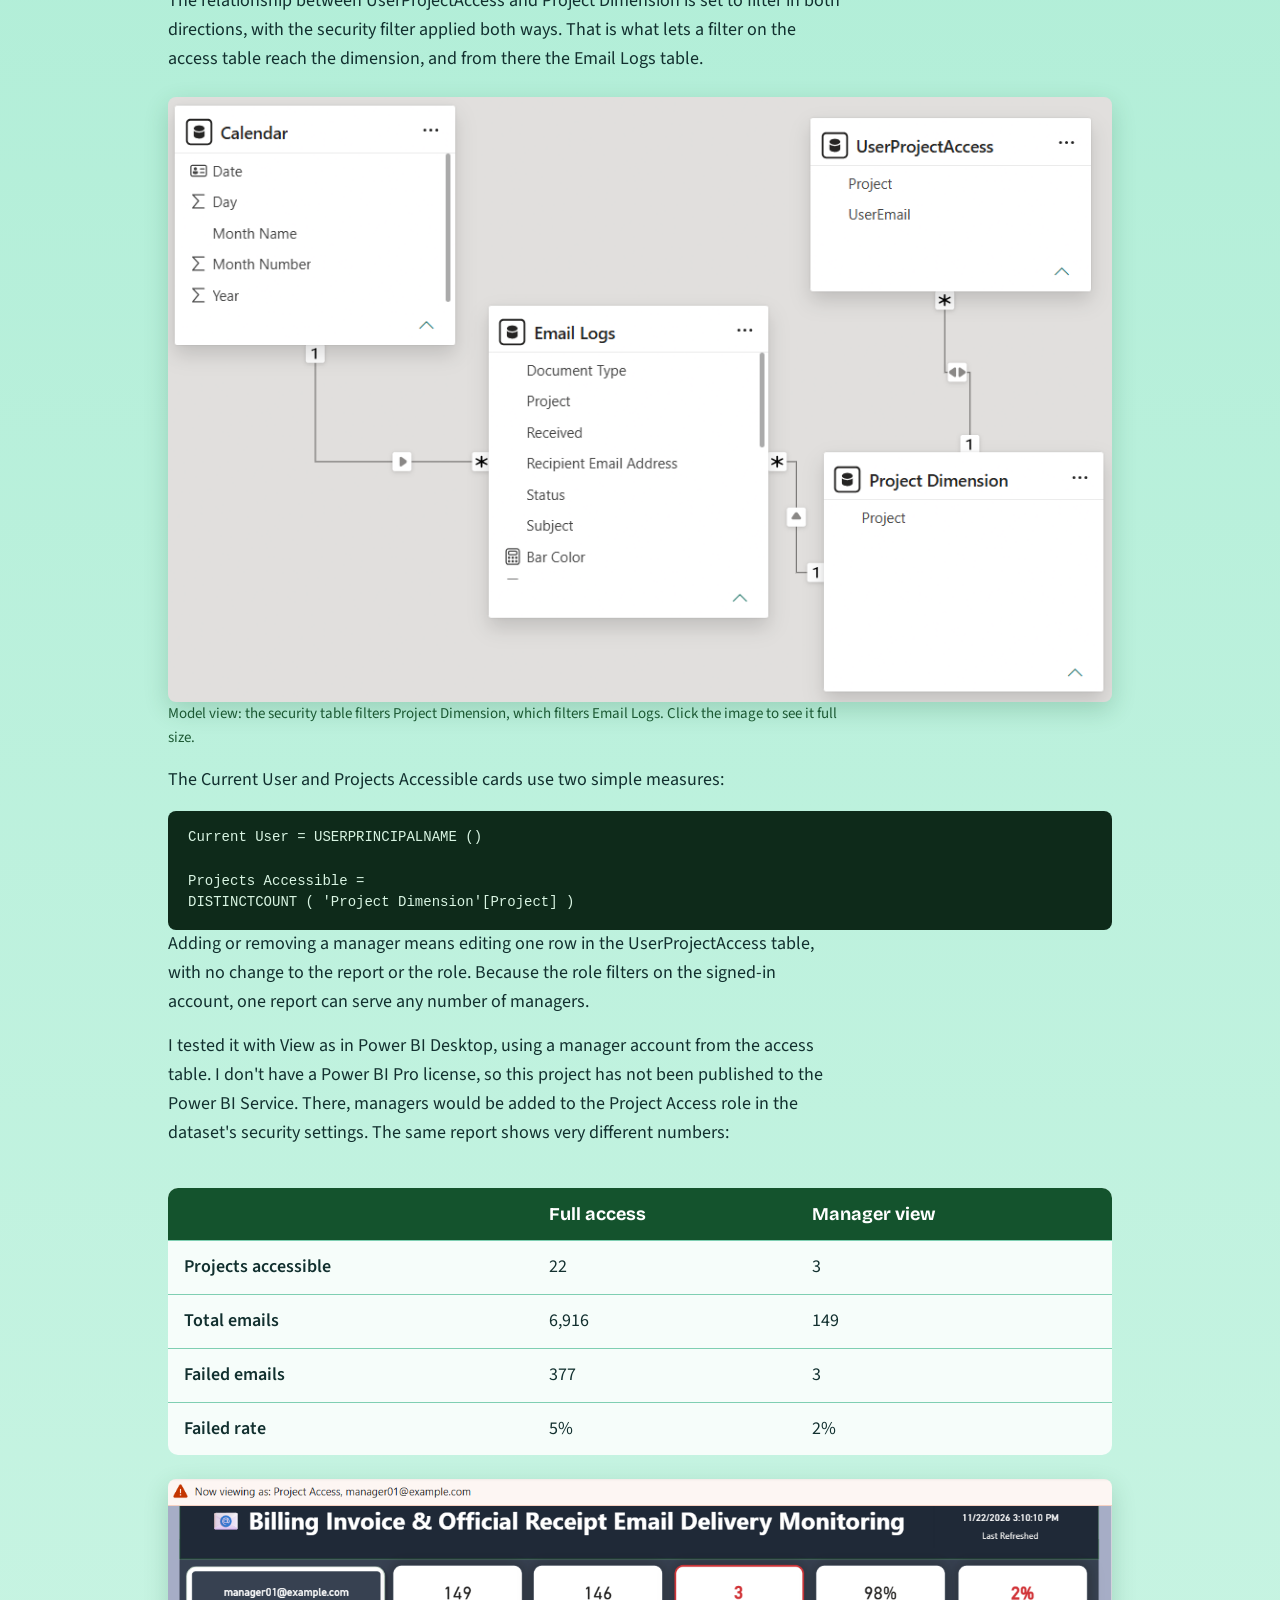
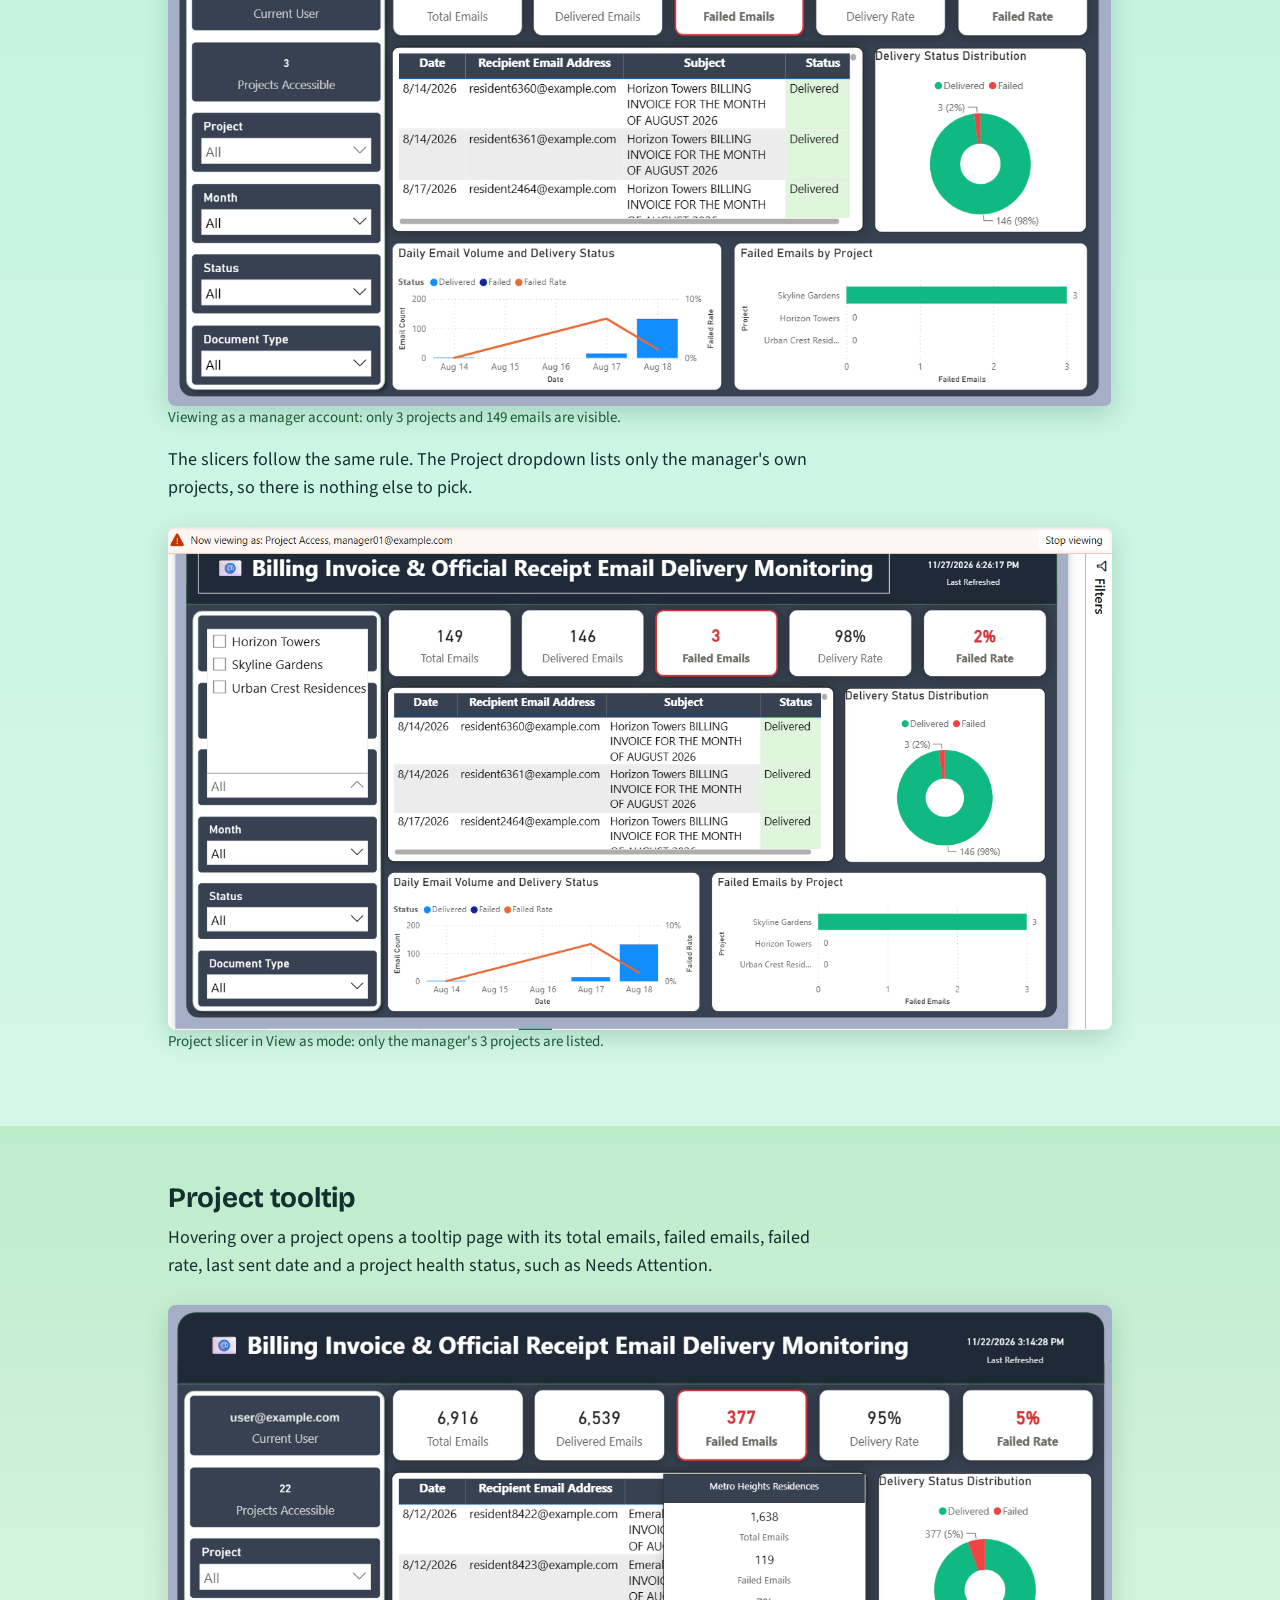
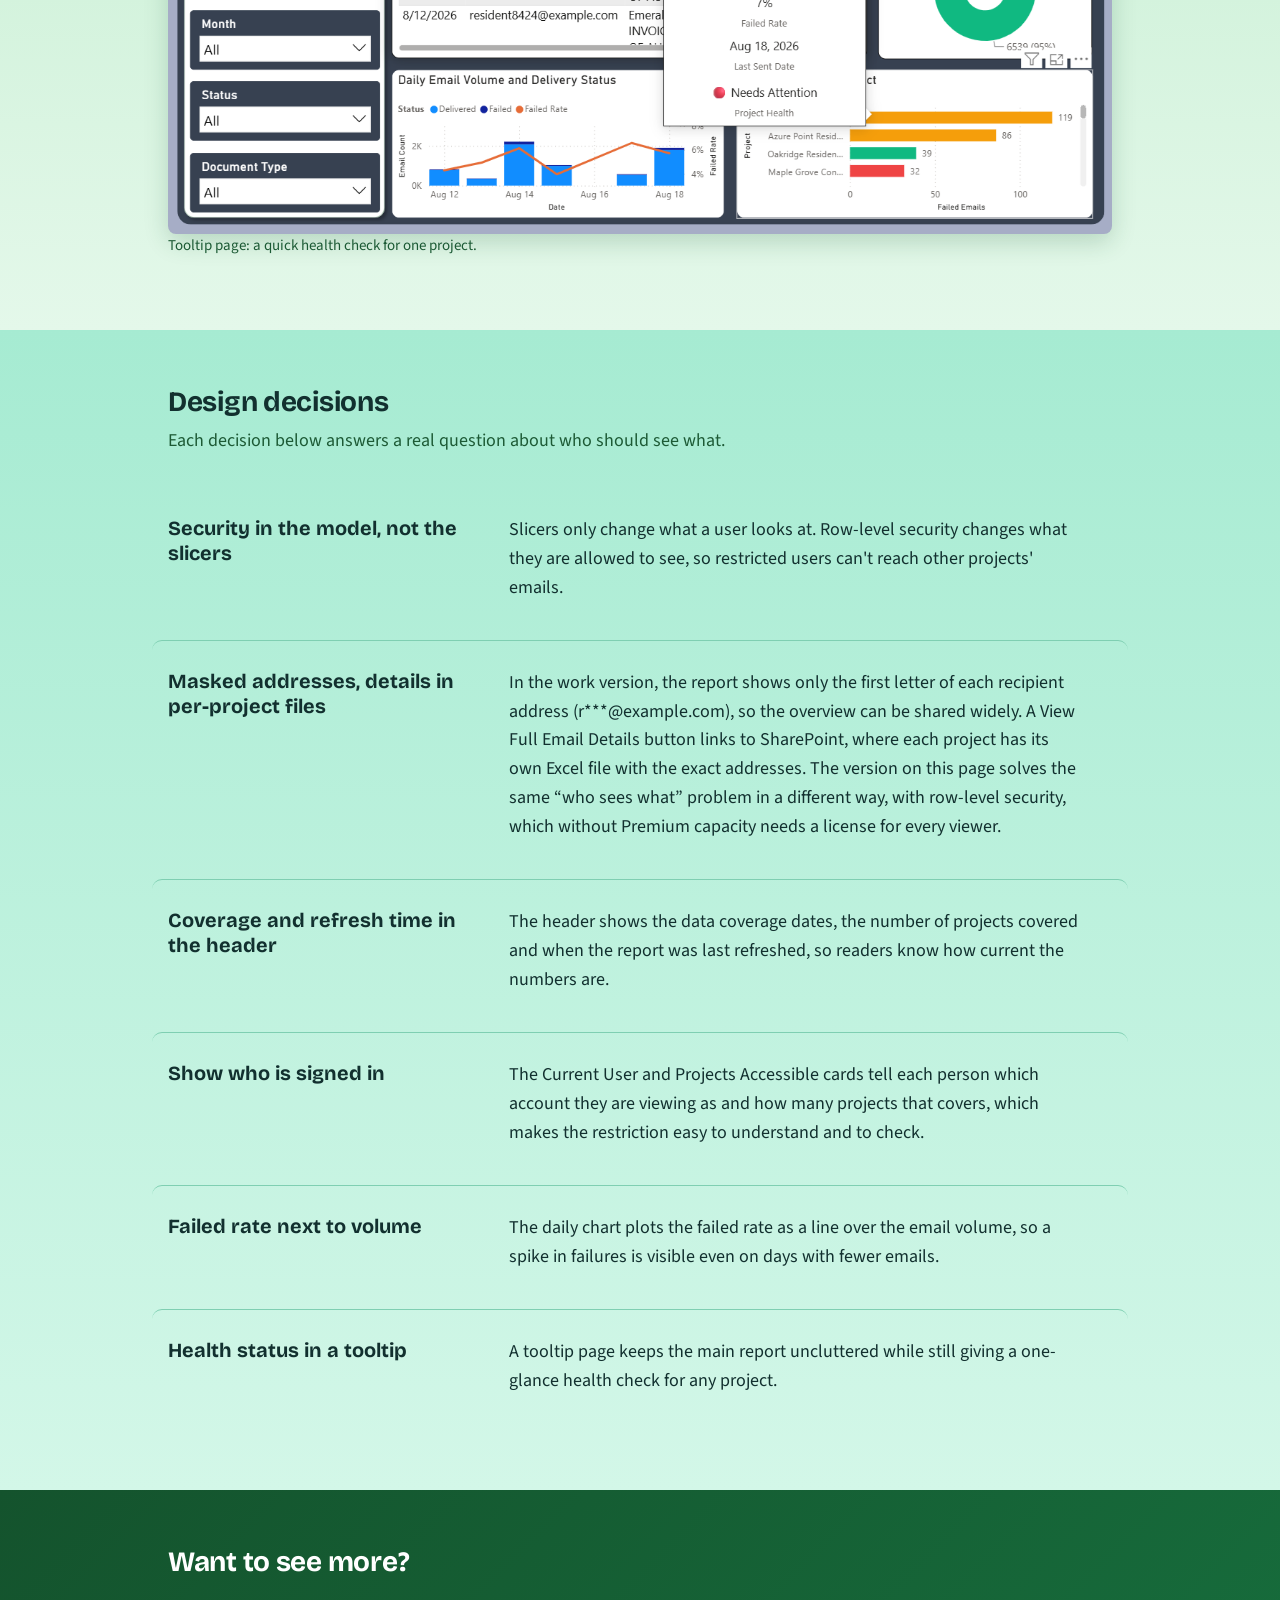
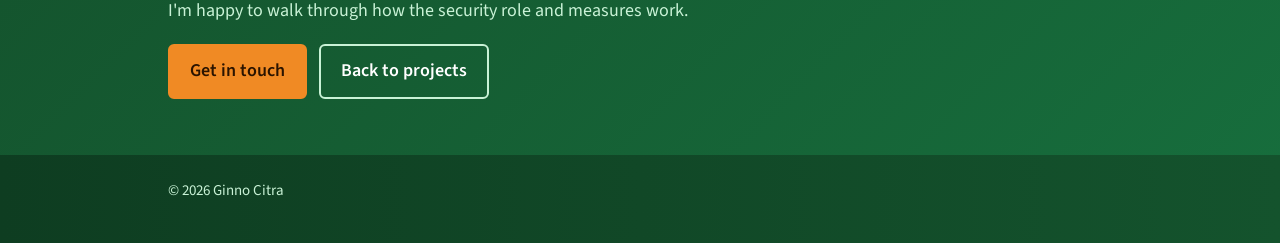
<file: email-delivery-monitoring.html>
<!DOCTYPE html>
<html lang="en">
<head>
<meta charset="utf-8">
<meta name="viewport" content="width=device-width, initial-scale=1">
<title>Email Delivery Monitoring | Ginno Citra</title>
<meta name="description" content="Power BI dashboard that monitors billing and receipt email delivery, with masked recipient addresses and a variant using dynamic row-level security.">
<link rel="icon" href="data:image/svg+xml,<svg xmlns='http://www.w3.org/2000/svg' viewBox='0 0 100 100'><text y='.9em' font-size='90'>📊</text></svg>">
<link rel="preconnect" href="https://fonts.googleapis.com">
<link rel="preconnect" href="https://fonts.gstatic.com" crossorigin>
<link href="https://fonts.googleapis.com/css2?family=Bricolage+Grotesque:opsz,wght@12..96,500;12..96,700&family=Source+Sans+3:wght@400;600&display=swap" rel="stylesheet">
<link rel="stylesheet" href="styles.css">
</head>
<body>
<header class="top">
  <div class="wrap">
    <a class="brand" href="index.html">Ginno Citra</a>
    <nav aria-label="Main"><a href="index.html#powerbi">Power BI</a><a href="index.html#automation">Automation</a><a href="index.html#contact">Contact</a><a href="assets/Ginno-Citra-Resume.pdf" download="Ginno-Citra-Resume.pdf">Resume</a></nav>
  </div>
</header>

<main>
  <div class="herobg">
    <div class="wrap pagehero">
      <a class="back" href="index.html#powerbi">&larr; Back to projects</a>
      <h1>Email delivery monitoring</h1>
      <p>A Power BI report that tracks billing invoice and official receipt emails, showing which messages were delivered and which failed. A masked-email version is used at work, and this page also shows a variant with dynamic row-level security, so each manager sees only their own projects.</p>
      <div class="meta">
        <span><strong>Tools:</strong> Power BI, DAX, Row-level security, Excel</span>
        <span><strong>Data:</strong> Anonymized email log</span>
      </div>
    </div>
  </div>

  <section class="mint body">
    <div class="wrap">
      <h2>The problem</h2>
      <p>Billing invoices and official receipts are emailed to residents every month, and some of those emails fail to deliver. The team needs to spot failures quickly and see which projects are affected. Resident email addresses are personal data, so not everyone who looks at the report should see them, and each manager should see only their own projects, not the whole email log.</p>
      <figure class="shot"><span class="ph">Full Dashboard Overview: Shows email delivery performance across the 22 projects in the anonymized sample, including total emails, delivery status, daily trends, and failed emails by project.</span><img src="assets/email-dashboard.png" alt="Email delivery monitoring dashboard with KPI cards, email log, delivery status chart, daily volume and failed emails by project" onload="this.parentNode.classList.add('ok')" onerror="this.remove()"></figure>
      <p class="cap">Portfolio version, full access view of the anonymized sample: 22 projects, 6,916 emails and a 5% failed rate.</p>
    </div>
  </section>

  <section class="cream body">
    <div class="wrap">
      <h2>Two versions</h2>
      <p>This page covers two versions of the same report. Both use anonymized data with fake names and emails, and the sample has 22 projects.</p>
      <p><strong>The version used at work.</strong> Billers, accounting supervisors and accounting managers use it. Recipient email addresses are masked in the report, and a View Full Email Details button links to SharePoint, where each project has its own Excel file with the exact addresses.</p>
      <figure class="shot"><span class="ph">Work version, rebuilt with anonymized data: masked recipient addresses, KPI cards, email log, daily volume and failed emails by project, with a View Full Email Details button.</span><img src="assets/email-work-version.png" alt="Email delivery monitoring dashboard with masked recipient emails, KPI cards, a View Full Email Details button, daily volume and failed emails by project" onload="this.parentNode.classList.add('ok')" onerror="this.remove()"></figure>
      <p class="cap">The version used at work, rebuilt with anonymized data. Recipient addresses are masked, and the button links to the full details.</p>
      <p><strong>The result at work:</strong> billers no longer have to request the Excel file every month. The dashboard and the Excel file for their own projects are already available to view.</p>
      <p>The masking is a DAX calculated column on the Email Logs table. It keeps the first character, replaces the rest of the name with three asterisks, and keeps everything from the @ onward, so the domain stays readable:</p>
<pre class="code" tabindex="0"><code>Masked Email =
VAR EmailAddress = [Recipient Email Address]
VAR AtPos = SEARCH ( "@", EmailAddress, 1 )
RETURN
    LEFT ( EmailAddress, 1 ) &amp; "***"
        &amp; MID ( EmailAddress, AtPos, LEN ( EmailAddress ) )</code></pre>
      <p>The email log table in the report shows this column instead of the original address. It hides the address in the report only. The original column is still in the model, so the report is meant for people who are already allowed to work with this data.</p>
      <p><strong>This portfolio version.</strong> Without Premium capacity, viewing a report with row-level security in the Power BI Service needs a license for each viewer, so the work version doesn't use it. I built this version to show how that security would work: dynamic row-level security, tested in Power BI Desktop with View as.</p>
    </div>
  </section>

  <section class="mint">
    <div class="wrap">
      <h2>What the dashboard shows</h2>
      <article class="proj"><div><h3>KPI cards</h3></div><div><p>Total, delivered and failed emails, plus the delivery rate and failed rate. The Failed Emails card is outlined in red so problems stand out first.</p></div></article>
      <article class="proj"><div><h3>Email log</h3></div><div><p>A searchable table of each email with its date, recipient, subject and delivery status.</p></div></article>
      <article class="proj"><div><h3>Trends and breakdowns</h3></div><div><p>A delivery status donut, a daily chart of email volume with the failed rate as a line, and failed emails by project.</p></div></article>
      <article class="proj"><div><h3>Data source</h3></div><div><p>The email log comes from the parent company's IT shared service as a monthly Excel export, requested after the billing run. The report reads from that file. The data on this page is anonymized.</p></div></article>
      <article class="proj"><div><h3>Slicers</h3></div><div><p>Filter by project, month, status and document type to narrow down to a specific batch of emails.</p></div></article>
    </div>
  </section>

  <section class="cream body">
    <div class="wrap">
      <h2>Dynamic row-level security</h2>
      <p>The report uses a row-level security role named Project Access. It filters the data based on who is signed in, so each person sees only the projects assigned to them. The filtering happens in the data model, before anything reaches the visuals, so a user can't remove it by changing a slicer.</p>
      <p>A small UserProjectAccess table maps each manager's sign-in email to the projects they manage. The Project Access role applies one filter to that table, and the relationship carries it through to the email log:</p>
<pre class="code" tabindex="0"><code>-- Role: Project Access
-- Table filter on 'UserProjectAccess'
LOWER ( [UserEmail] ) = LOWER ( USERPRINCIPALNAME () )</code></pre>
      <p>Both sides are lowercased, so a difference in capitalization between the stored email and the sign-in account can't lock a manager out.</p>
      <figure class="shot"><span class="ph">Manage security roles: the Project Access role with its filter on the UserProjectAccess table.</span><a href="assets/email-rls-role.png" target="_blank" rel="noopener"><img src="assets/email-rls-role.png" alt="Power BI Manage security roles dialog showing the Project Access role with a filter on the UserProjectAccess table" onload="this.closest('figure').classList.add('ok')" onerror="this.remove()"></a></figure>
      <p class="cap">The Project Access role in Manage roles. Click the image to see it full size.</p>
      <p>The UserProjectAccess table filters the Project Dimension table through the Project column, and the dimension filters the Email Logs table.</p>
      <p>The relationship between UserProjectAccess and Project Dimension is set to filter in both directions, with the security filter applied both ways. That is what lets a filter on the access table reach the dimension, and from there the Email Logs table.</p>
      <figure class="shot"><span class="ph">Model view: UserProjectAccess and Email Logs both connected to Project Dimension, plus a Calendar table.</span><a href="assets/email-rls-model.png" target="_blank" rel="noopener"><img src="assets/email-rls-model.png" alt="Power BI model view showing UserProjectAccess and Email Logs connected to Project Dimension, and Calendar connected to Email Logs" onload="this.closest('figure').classList.add('ok')" onerror="this.remove()"></a></figure>
      <p class="cap">Model view: the security table filters Project Dimension, which filters Email Logs. Click the image to see it full size.</p>
      <p>The Current User and Projects Accessible cards use two simple measures:</p>
<pre class="code" tabindex="0"><code>Current User = USERPRINCIPALNAME ()

Projects Accessible =
DISTINCTCOUNT ( 'Project Dimension'[Project] )</code></pre>
      <p>Adding or removing a manager means editing one row in the UserProjectAccess table, with no change to the report or the role. Because the role filters on the signed-in account, one report can serve any number of managers.</p>
      <p>I tested it with View as in Power BI Desktop, using a manager account from the access table. I don't have a Power BI Pro license, so this project has not been published to the Power BI Service. There, managers would be added to the Project Access role in the dataset's security settings. The same report shows very different numbers:</p>
      <div class="tablewrap">
      <table class="cmp">
        <thead><tr><th></th><th>Full access</th><th>Manager view</th></tr></thead>
        <tbody>
          <tr><td>Projects accessible</td><td>22</td><td>3</td></tr>
          <tr><td>Total emails</td><td>6,916</td><td>149</td></tr>
          <tr><td>Failed emails</td><td>377</td><td>3</td></tr>
          <tr><td>Failed rate</td><td>5%</td><td>2%</td></tr>
        </tbody>
      </table>
      </div>
      <figure class="shot"><span class="ph">Manager Access View: Demonstrates dynamic row-level security, showing only the 3 projects and 149 emails assigned to the signed-in manager.</span><img src="assets/email-rls-view.png" alt="Dashboard viewed as a manager with access to three projects" onload="this.parentNode.classList.add('ok')" onerror="this.remove()"></figure>
      <p class="cap">Viewing as a manager account: only 3 projects and 149 emails are visible.</p>
      <p>The slicers follow the same rule. The Project dropdown lists only the manager's own projects, so there is nothing else to pick.</p>
      <figure class="shot"><span class="ph">Project slicer open while viewing as a manager: only three projects are listed.</span><img src="assets/email-rls-slicer.png" alt="Project slicer dropdown listing only Horizon Towers, Skyline Gardens and Urban Crest Residences while viewing as a manager" onload="this.parentNode.classList.add('ok')" onerror="this.remove()"></figure>
      <p class="cap">Project slicer in View as mode: only the manager's 3 projects are listed.</p>
    </div>
  </section>

  <section class="mint body">
    <div class="wrap">
      <h2>Project tooltip</h2>
      <p>Hovering over a project opens a tooltip page with its total emails, failed emails, failed rate, last sent date and a project health status, such as Needs Attention.</p>
      <figure class="shot"><span class="ph">Project Health Tooltip: Provides a quick view of a project's total emails, failed emails, failure rate, last sent date, and current health status.</span><img src="assets/email-tooltip.png" alt="Project tooltip page showing email totals, failed rate and project health" onload="this.parentNode.classList.add('ok')" onerror="this.remove()"></figure>
      <p class="cap">Tooltip page: a quick health check for one project.</p>
    </div>
  </section>

  <section class="cream">
    <div class="wrap">
      <h2>Design decisions</h2>
      <p class="lede">Each decision below answers a real question about who should see what.</p>
      <article class="proj"><div><h3>Security in the model, not the slicers</h3></div><div><p>Slicers only change what a user looks at. Row-level security changes what they are allowed to see, so restricted users can't reach other projects' emails.</p></div></article>
      <article class="proj"><div><h3>Masked addresses, details in per-project files</h3></div><div><p>In the work version, the report shows only the first letter of each recipient address (r***@example.com), so the overview can be shared widely. A View Full Email Details button links to SharePoint, where each project has its own Excel file with the exact addresses. The version on this page solves the same &ldquo;who sees what&rdquo; problem in a different way, with row-level security, which without Premium capacity needs a license for every viewer.</p></div></article>
      <article class="proj"><div><h3>Coverage and refresh time in the header</h3></div><div><p>The header shows the data coverage dates, the number of projects covered and when the report was last refreshed, so readers know how current the numbers are.</p></div></article>
      <article class="proj"><div><h3>Show who is signed in</h3></div><div><p>The Current User and Projects Accessible cards tell each person which account they are viewing as and how many projects that covers, which makes the restriction easy to understand and to check.</p></div></article>
      <article class="proj"><div><h3>Failed rate next to volume</h3></div><div><p>The daily chart plots the failed rate as a line over the email volume, so a spike in failures is visible even on days with fewer emails.</p></div></article>
      <article class="proj"><div><h3>Health status in a tooltip</h3></div><div><p>A tooltip page keeps the main report uncluttered while still giving a one-glance health check for any project.</p></div></article>
    </div>
  </section>

  <section class="dark contact">
    <div class="wrap">
      <h2>Want to see more?</h2>
      <p>I'm happy to walk through how the security role and measures work.</p>
      <div class="btns">
        <a class="btn primary" href="index.html#contact">Get in touch</a>
        <a class="btn ghost" href="index.html#powerbi">Back to projects</a>
      </div>
    </div>
  </section>
</main>
<footer><div class="wrap">&copy; 2026 Ginno Citra</div></footer>
</body>
</html>
</file>
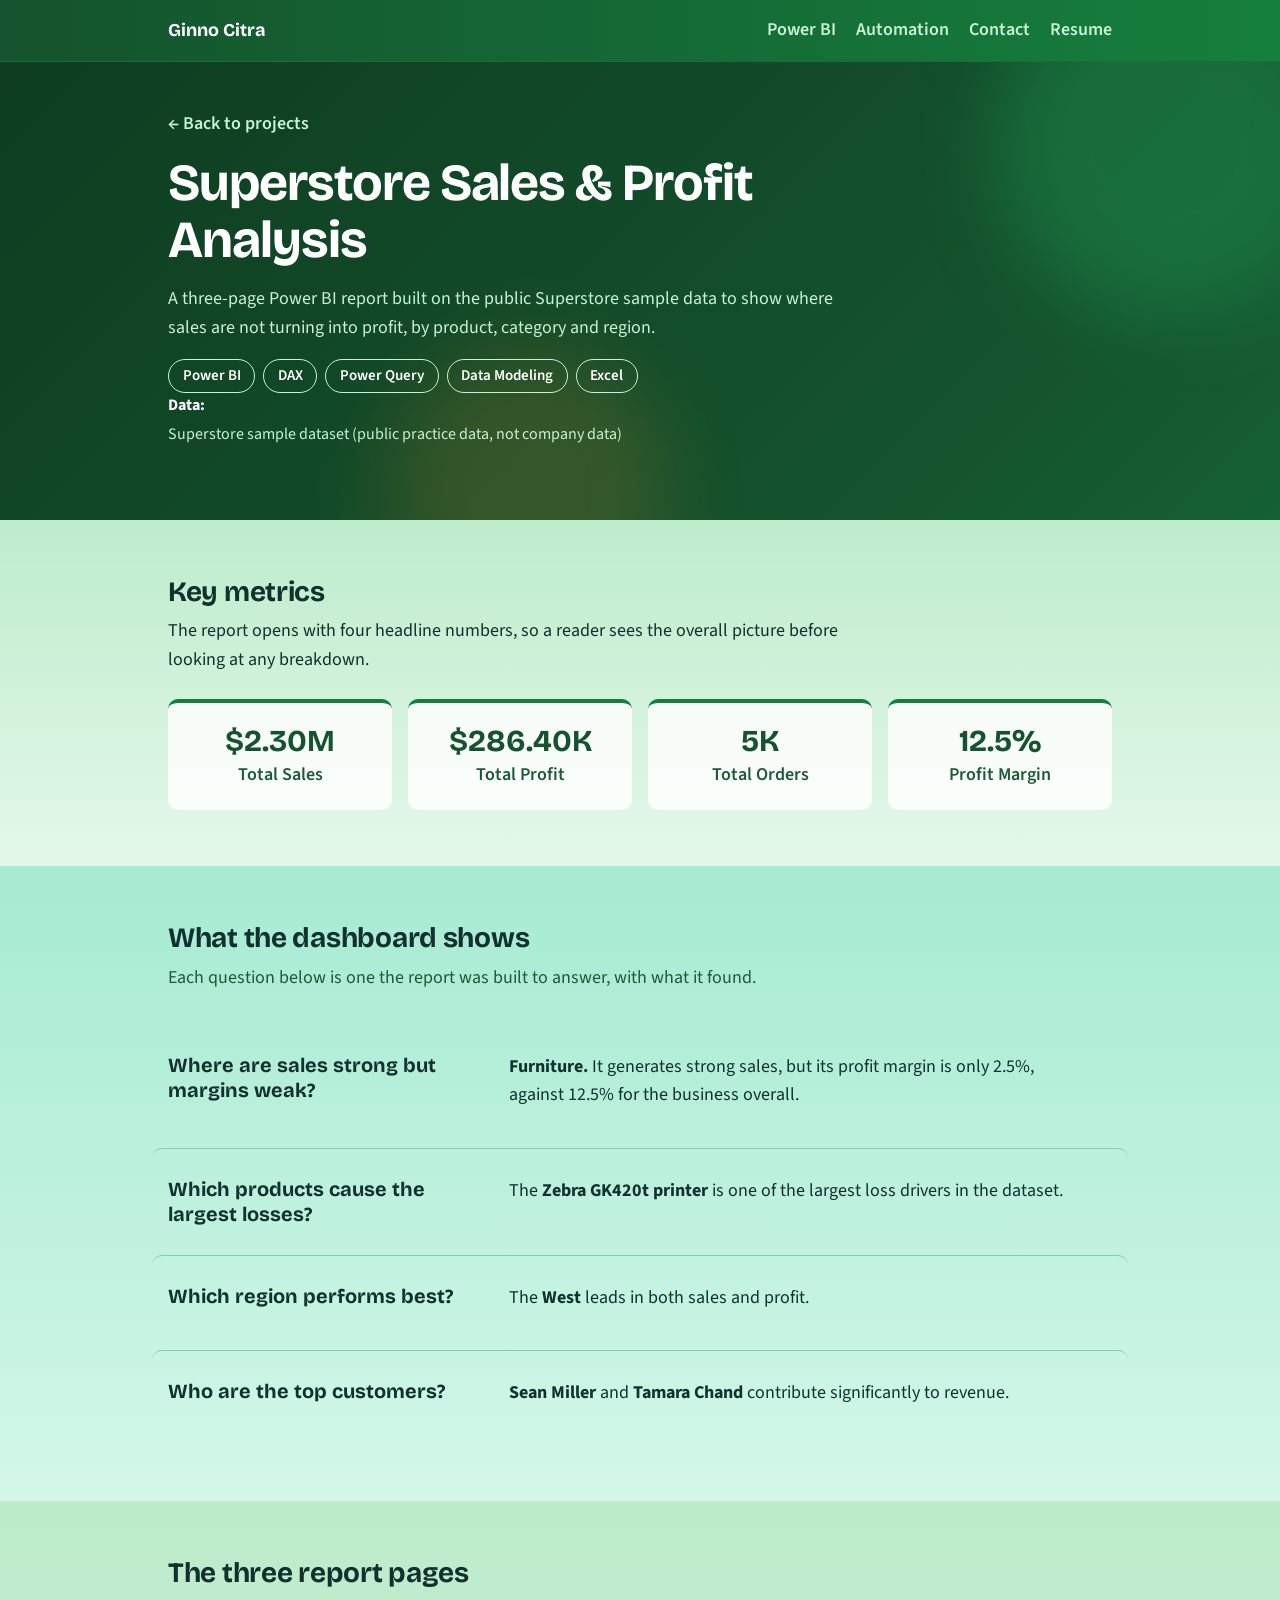
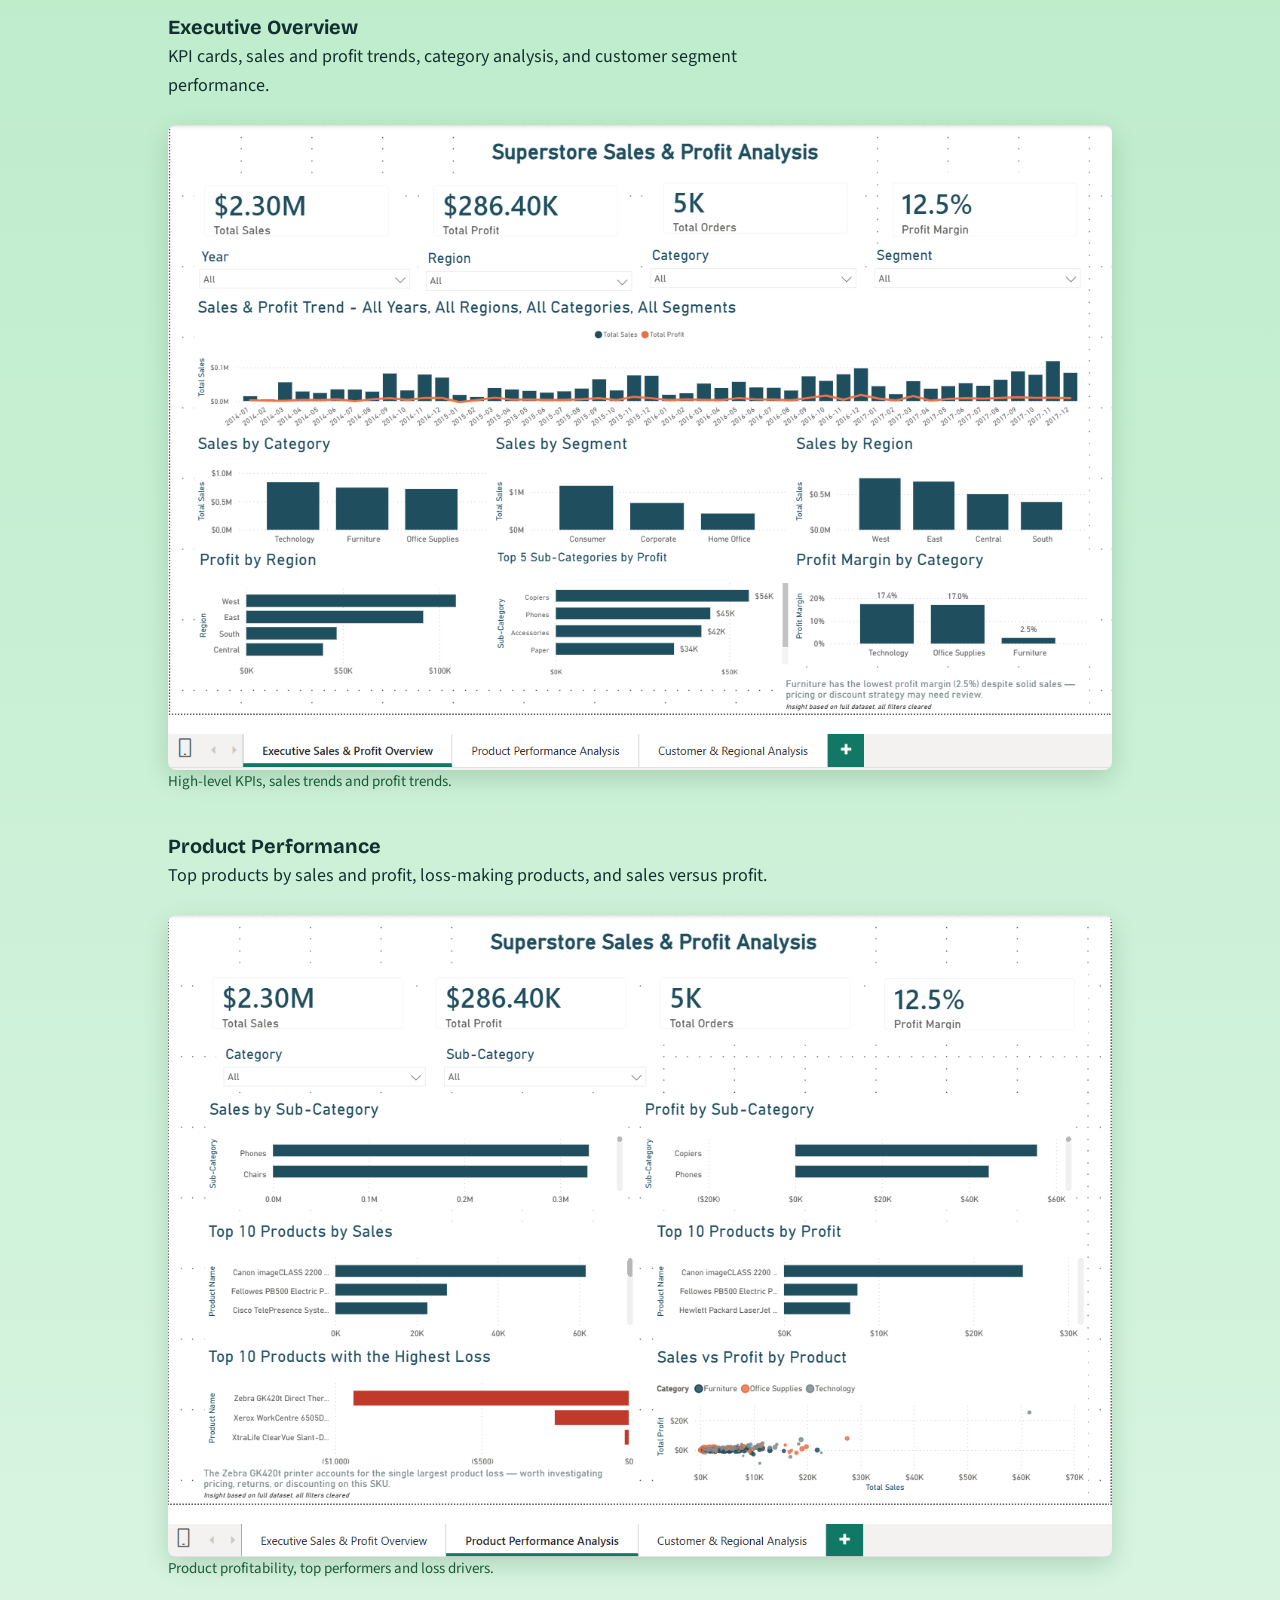
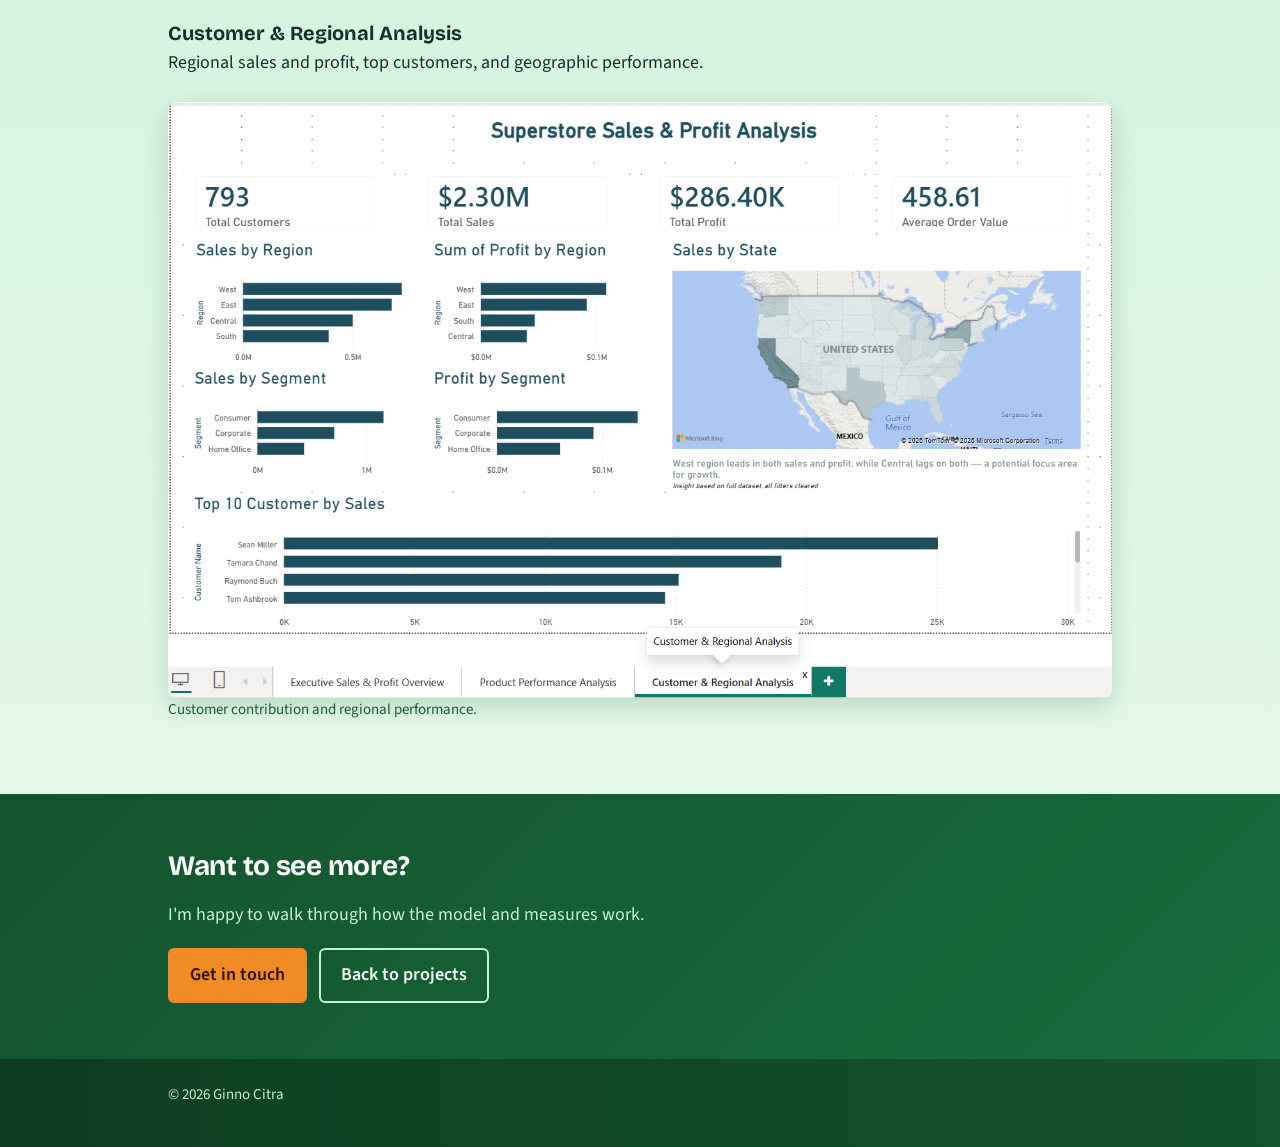
<file: superstore-dashboard.html>
<!DOCTYPE html>
<html lang="en">
<head>
<meta charset="utf-8">
<meta name="viewport" content="width=device-width, initial-scale=1">
<title>Superstore Sales & Profit Analysis | Power BI</title>
<meta name="description" content="Three-page Power BI dashboard on Superstore sample data that shows where sales are not turning into profit, by product, category and region.">
<link rel="icon" href="data:image/svg+xml,<svg xmlns='http://www.w3.org/2000/svg' viewBox='0 0 100 100'><text y='.9em' font-size='90'>📊</text></svg>">
<link rel="preconnect" href="https://fonts.googleapis.com">
<link rel="preconnect" href="https://fonts.gstatic.com" crossorigin>
<link href="https://fonts.googleapis.com/css2?family=Bricolage+Grotesque:opsz,wght@12..96,500;12..96,700&family=Source+Sans+3:wght@400;600&display=swap" rel="stylesheet">
<link rel="stylesheet" href="styles.css">
</head>
<body>
<header class="top">
  <div class="wrap">
    <a class="brand" href="index.html">Ginno Citra</a>
    <nav aria-label="Main"><a href="index.html#powerbi">Power BI</a><a href="index.html#automation">Automation</a><a href="index.html#contact">Contact</a><a href="assets/Ginno-Citra-Resume.pdf" download="Ginno-Citra-Resume.pdf">Resume</a></nav>
  </div>
</header>

<main>
  <div class="herobg">
    <div class="wrap pagehero">
      <a class="back" href="index.html#powerbi">&larr; Back to projects</a>
      <h1>Superstore Sales &amp; Profit Analysis</h1>
      <p>A three-page Power BI report built on the public Superstore sample data to show where sales are not turning into profit, by product, category and region.</p>
      <div class="tags">
        <span class="tag">Power BI</span><span class="tag">DAX</span><span class="tag">Power Query</span><span class="tag">Data Modeling</span><span class="tag">Excel</span>
      </div>
      <p class="meta"><strong>Data:</strong> Superstore sample dataset (public practice data, not company data)</p>
    </div>
  </div>

    <section class="mint body">
    <div class="wrap">
      <h2>Key metrics</h2>
      <p>The report opens with four headline numbers, so a reader sees the overall picture before looking at any breakdown.</p>
      <div class="metrics">
        <div class="metric"><strong>$2.30M</strong>Total Sales</div>
        <div class="metric"><strong>$286.40K</strong>Total Profit</div>
        <div class="metric"><strong>5K</strong>Total Orders</div>
        <div class="metric"><strong>12.5%</strong>Profit Margin</div>
      </div>
    </div>
  </section>

  <section class="cream">
    <div class="wrap">
      <h2>What the dashboard shows</h2>
      <p class="lede">Each question below is one the report was built to answer, with what it found.</p>
      <article class="proj"><div><h3>Where are sales strong but margins weak?</h3></div><div><p><strong>Furniture.</strong> It generates strong sales, but its profit margin is only 2.5%, against 12.5% for the business overall.</p></div></article>
      <article class="proj"><div><h3>Which products cause the largest losses?</h3></div><div><p>The <strong>Zebra GK420t printer</strong> is one of the largest loss drivers in the dataset.</p></div></article>
      <article class="proj"><div><h3>Which region performs best?</h3></div><div><p>The <strong>West</strong> leads in both sales and profit.</p></div></article>
      <article class="proj"><div><h3>Who are the top customers?</h3></div><div><p><strong>Sean Miller</strong> and <strong>Tamara Chand</strong> contribute significantly to revenue.</p></div></article>
    </div>
  </section>

  <section class="mint body">
    <div class="wrap">
      <h2>The three report pages</h2>

      <h3 style="margin:1.5rem 0 .25rem;font:700 1.25rem var(--head)">Executive Overview</h3>
      <p>KPI cards, sales and profit trends, category analysis, and customer segment performance.</p>
      <figure class="shot"><span class="ph">Executive Overview: sales, profit, orders and performance trends.</span><img src="assets/executive-overview.png" alt="Executive Overview page of the Superstore Power BI dashboard" onload="this.parentNode.classList.add('ok')" onerror="this.remove()"></figure>
      <p class="cap">High-level KPIs, sales trends and profit trends.</p>

      <h3 style="margin:2.5rem 0 .25rem;font:700 1.25rem var(--head)">Product Performance</h3>
      <p>Top products by sales and profit, loss-making products, and sales versus profit.</p>
      <figure class="shot"><span class="ph">Product Performance: product profitability, top performers and loss drivers.</span><img src="assets/product-performance.png" alt="Product Performance page of the Superstore Power BI dashboard" onload="this.parentNode.classList.add('ok')" onerror="this.remove()"></figure>
      <p class="cap">Product profitability, top performers and loss drivers.</p>

      <h3 style="margin:2.5rem 0 .25rem;font:700 1.25rem var(--head)">Customer &amp; Regional Analysis</h3>
      <p>Regional sales and profit, top customers, and geographic performance.</p>
      <figure class="shot"><span class="ph">Customer &amp; Regional Analysis: customer contribution, regional performance and geographic insights.</span><img src="assets/customer-regional.png" alt="Customer and Regional Analysis page of the Superstore Power BI dashboard" onload="this.parentNode.classList.add('ok')" onerror="this.remove()"></figure>
      <p class="cap">Customer contribution and regional performance.</p>
    </div>
  </section>

  <section class="dark contact">
    <div class="wrap">
      <h2>Want to see more?</h2>
      <p>I'm happy to walk through how the model and measures work.</p>
      <div class="btns">
        <a class="btn primary" href="index.html#contact">Get in touch</a>
        <a class="btn ghost" href="index.html#powerbi">Back to projects</a>
      </div>
    </div>
  </section>
</main>
<footer><div class="wrap">&copy; 2026 Ginno Citra</div></footer>
</body>
</html>
</file>
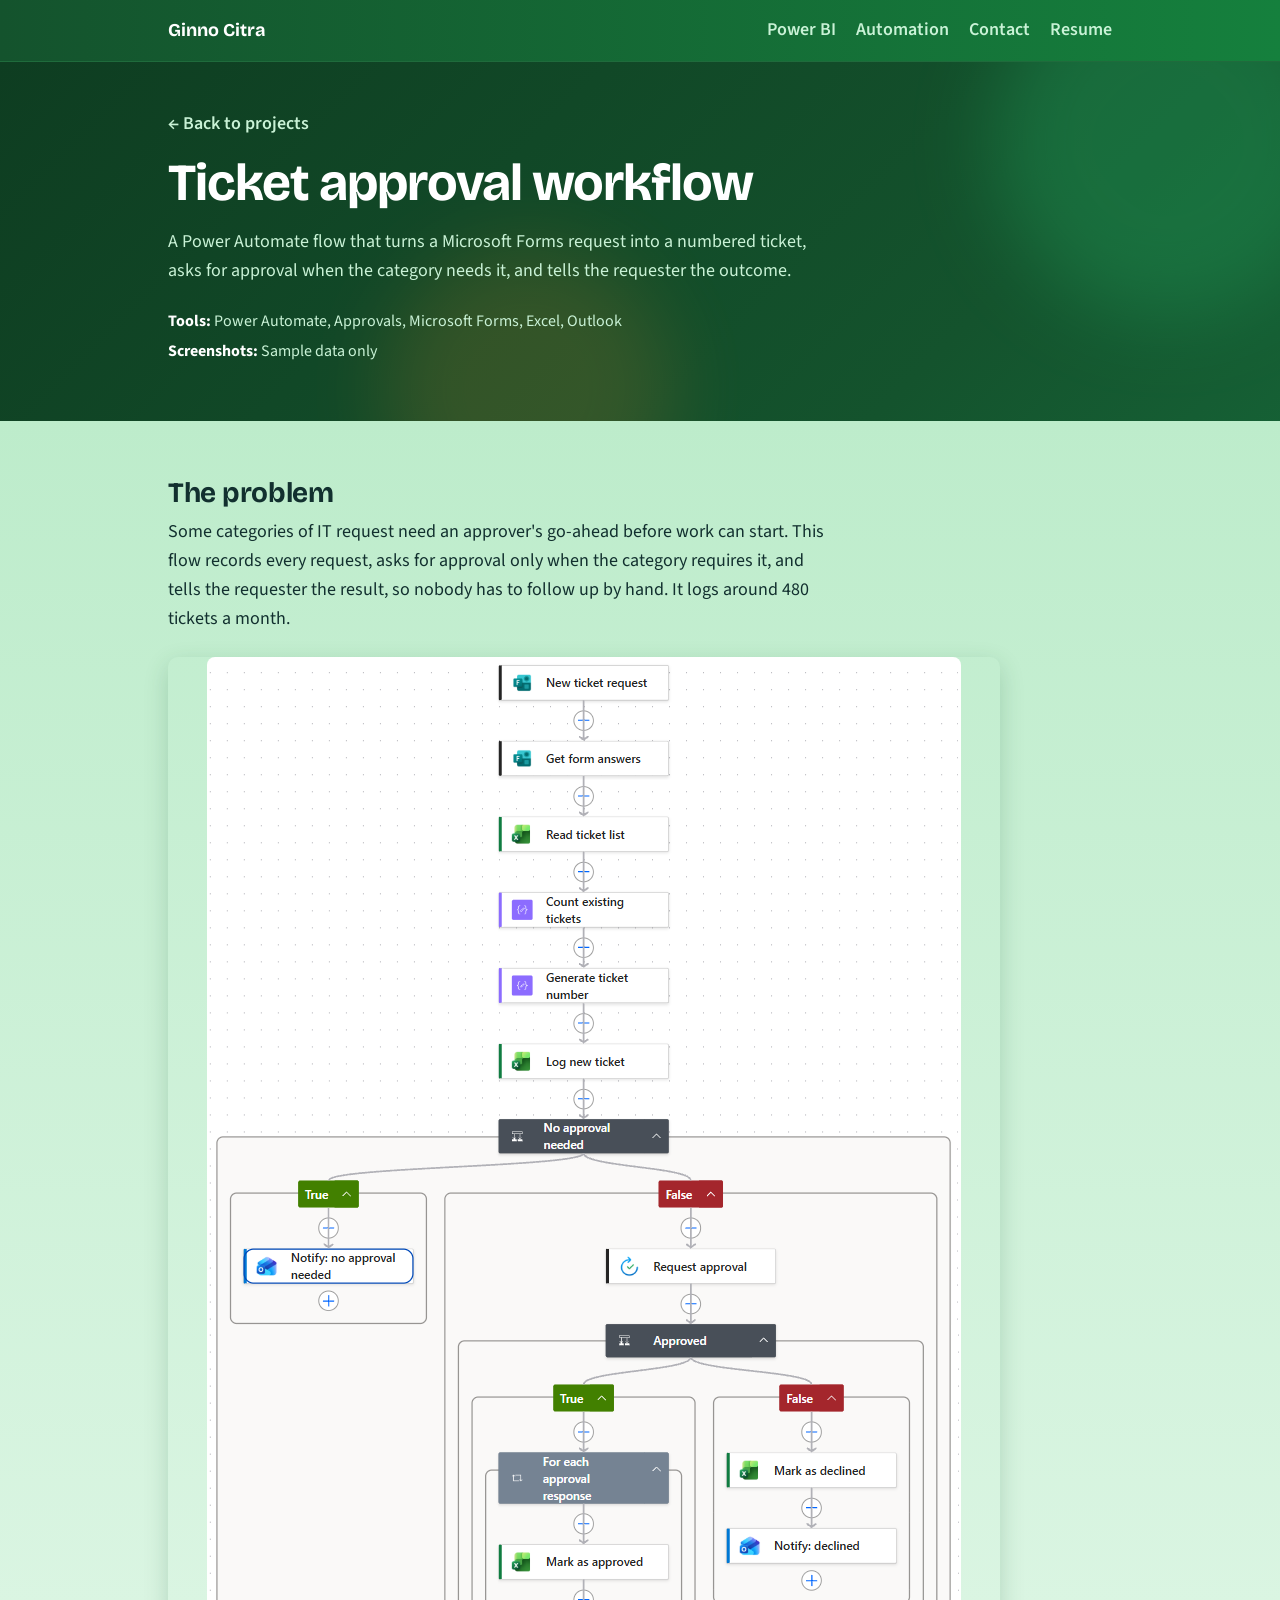
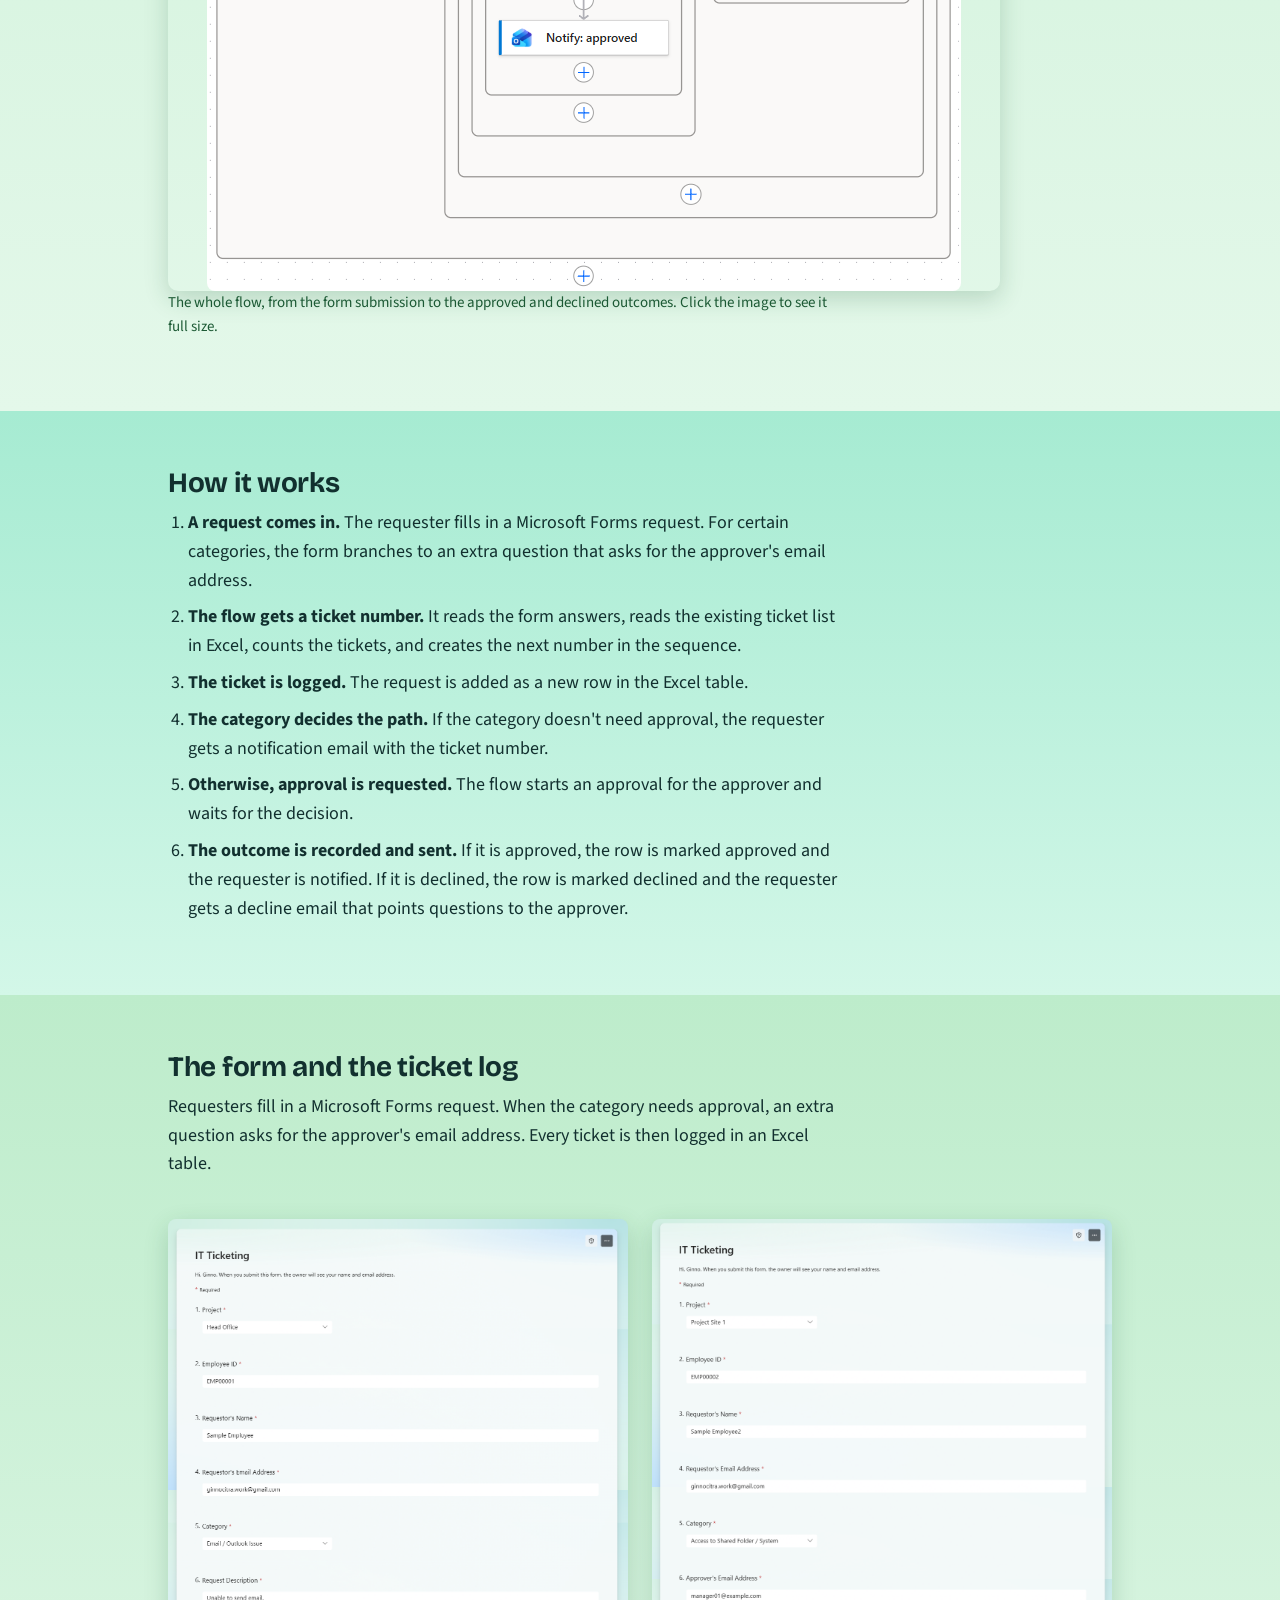
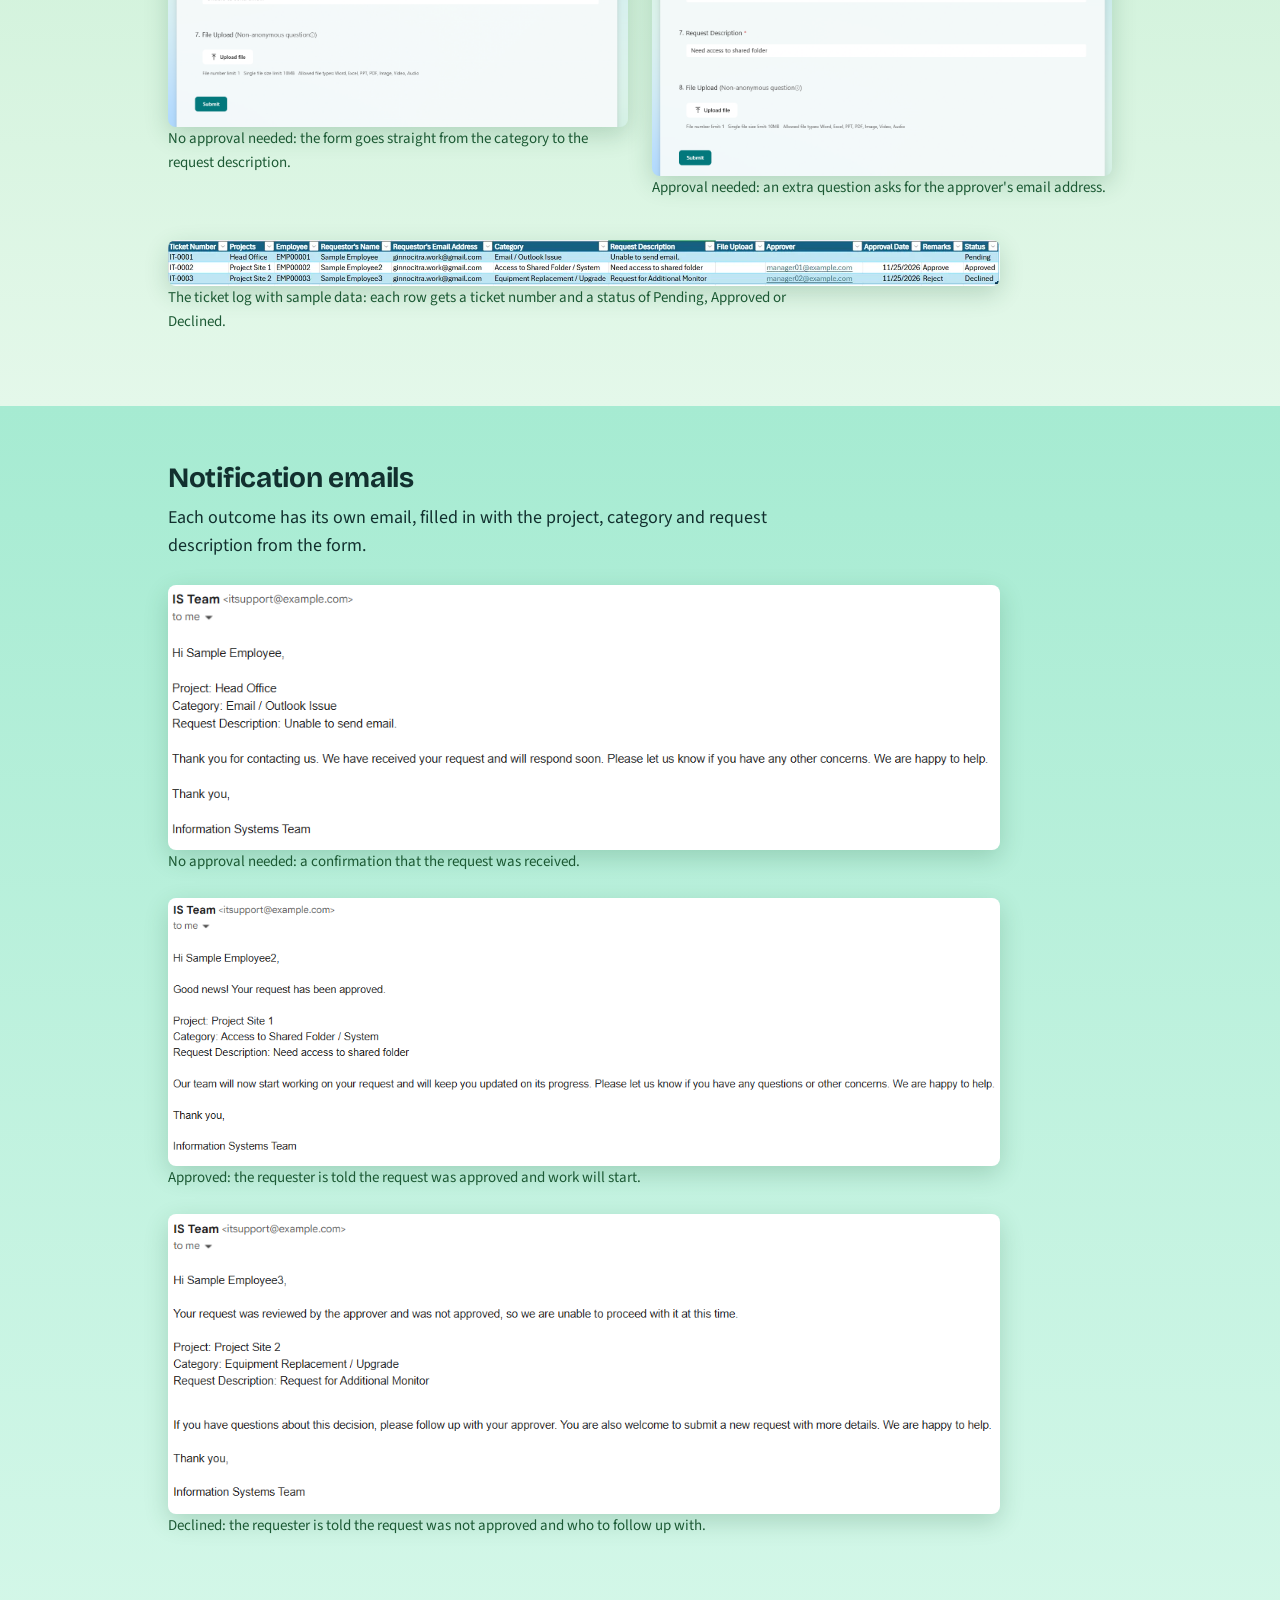
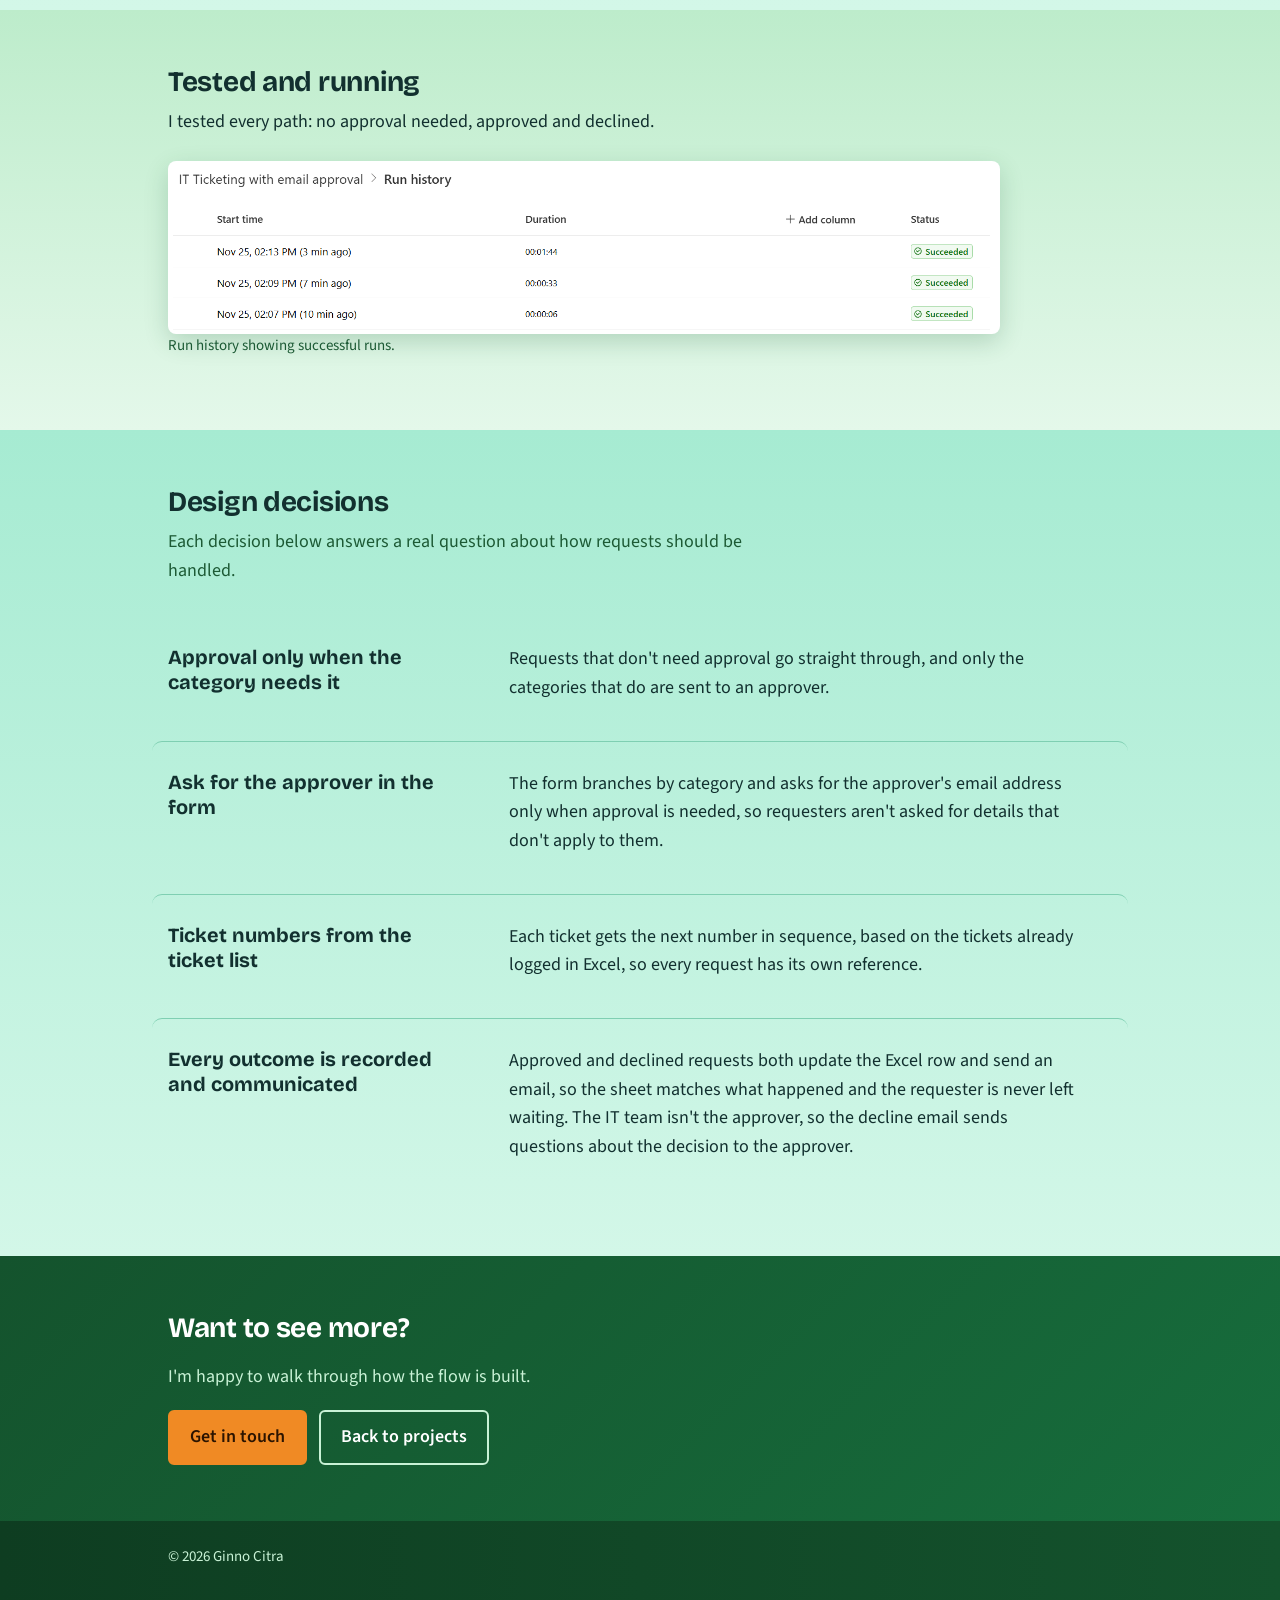
<file: ticket-approval-workflow.html>
<!DOCTYPE html>
<html lang="en">
<head>
<meta charset="utf-8">
<meta name="viewport" content="width=device-width, initial-scale=1">
<title>Ticket Approval Workflow | Power Automate | Ginno Citra</title>
<meta name="description" content="Power Automate flow that turns a Microsoft Forms request into a numbered ticket, requests approval when the category needs it, and emails the requester the outcome.">
<link rel="icon" href="data:image/svg+xml,<svg xmlns='http://www.w3.org/2000/svg' viewBox='0 0 100 100'><text y='.9em' font-size='90'>📊</text></svg>">
<link rel="preconnect" href="https://fonts.googleapis.com">
<link rel="preconnect" href="https://fonts.gstatic.com" crossorigin>
<link href="https://fonts.googleapis.com/css2?family=Bricolage+Grotesque:opsz,wght@12..96,500;12..96,700&family=Source+Sans+3:wght@400;600&display=swap" rel="stylesheet">
<link rel="stylesheet" href="styles.css">
</head>
<body class="narrow-shots">
<header class="top">
  <div class="wrap">
    <a class="brand" href="index.html">Ginno Citra</a>
    <nav aria-label="Main"><a href="index.html#powerbi">Power BI</a><a href="index.html#automation">Automation</a><a href="index.html#contact">Contact</a><a href="assets/Ginno-Citra-Resume.pdf" download="Ginno-Citra-Resume.pdf">Resume</a></nav>
  </div>
</header>

<main>
  <div class="herobg">
    <div class="wrap pagehero">
      <a class="back" href="index.html#automation">&larr; Back to projects</a>
      <h1>Ticket approval workflow</h1>
      <p>A Power Automate flow that turns a Microsoft Forms request into a numbered ticket, asks for approval when the category needs it, and tells the requester the outcome.</p>
      <div class="meta">
        <span><strong>Tools:</strong> Power Automate, Approvals, Microsoft Forms, Excel, Outlook</span>
        <span><strong>Screenshots:</strong> Sample data only</span>
      </div>
    </div>
  </div>

  <section class="mint body">
    <div class="wrap">
      <h2>The problem</h2>
      <p>Some categories of IT request need an approver's go-ahead before work can start. This flow records every request, asks for approval only when the category requires it, and tells the requester the result, so nobody has to follow up by hand. It logs around 480 tickets a month.</p>
      <figure class="shot"><span class="ph">Workflow Overview: Shows the Microsoft Forms trigger, ticket logging steps, approval condition, and approved or declined branches.</span><a href="assets/ticket-approval-flow.png" target="_blank" rel="noopener"><img src="assets/ticket-approval-flow.png" alt="Power Automate flow with a Forms trigger, Excel steps, an approval condition and approved and declined branches" onload="this.closest('figure').classList.add('ok')" onerror="this.remove()"></a></figure>
      <p class="cap">The whole flow, from the form submission to the approved and declined outcomes. Click the image to see it full size.</p>
    </div>
  </section>

  <section class="cream body">
    <div class="wrap">
      <h2>How it works</h2>
      <ol class="steps">
        <li><strong>A request comes in.</strong> The requester fills in a Microsoft Forms request. For certain categories, the form branches to an extra question that asks for the approver's email address.</li>
        <li><strong>The flow gets a ticket number.</strong> It reads the form answers, reads the existing ticket list in Excel, counts the tickets, and creates the next number in the sequence.</li>
        <li><strong>The ticket is logged.</strong> The request is added as a new row in the Excel table.</li>
        <li><strong>The category decides the path.</strong> If the category doesn't need approval, the requester gets a notification email with the ticket number.</li>
        <li><strong>Otherwise, approval is requested.</strong> The flow starts an approval for the approver and waits for the decision.</li>
        <li><strong>The outcome is recorded and sent.</strong> If it is approved, the row is marked approved and the requester is notified. If it is declined, the row is marked declined and the requester gets a decline email that points questions to the approver.</li>
      </ol>
    </div>
  </section>

  <section class="mint body">
    <div class="wrap">
      <h2>The form and the ticket log</h2>
      <p>Requesters fill in a Microsoft Forms request. When the category needs approval, an extra question asks for the approver's email address. Every ticket is then logged in an Excel table.</p>
      <div class="formshots">
        <div>
          <figure class="shot"><span class="ph">Request Form — No Approval Required: Shows the standard request fields without asking for an approver.</span><img src="assets/ticket-approval-form.png" alt="Ticket request form with a category that needs no approval" onload="this.parentNode.classList.add('ok')" onerror="this.remove()"></figure>
          <p class="cap">No approval needed: the form goes straight from the category to the request description.</p>
        </div>
        <div>
          <figure class="shot"><span class="ph">Request Form — Approval Required: Shows the additional approver email field displayed for categories that require approval.</span><img src="assets/ticket-approval-form-approval.png" alt="Ticket request form with an extra approver email question" onload="this.parentNode.classList.add('ok')" onerror="this.remove()"></figure>
          <p class="cap">Approval needed: an extra question asks for the approver's email address.</p>
        </div>
      </div>
      <figure class="shot"><span class="ph">Ticket Log: Shows sample ticket records with ticket numbers, request categories, approvers, and approval statuses.</span><img src="assets/ticket-approval-excel.png" alt="Excel ticket log showing ticket numbers, categories, approvers and statuses" onload="this.parentNode.classList.add('ok')" onerror="this.remove()"></figure>
      <p class="cap">The ticket log with sample data: each row gets a ticket number and a status of Pending, Approved or Declined.</p>
    </div>
  </section>

  <section class="cream body">
    <div class="wrap">
      <h2>Notification emails</h2>
      <p>Each outcome has its own email, filled in with the project, category and request description from the form.</p>
      <figure class="shot"><span class="ph">Notification — No Approval Required: Shows the confirmation email sent to the requester with the generated ticket number.</span><img src="assets/ticket-approval-email-no-approval.png" alt="Confirmation email for a request that needs no approval" onload="this.parentNode.classList.add('ok')" onerror="this.remove()"></figure>
      <p class="cap">No approval needed: a confirmation that the request was received.</p>
      <figure class="shot"><span class="ph">Notification — Approved: Shows the email informing the requester that the approver accepted the request.</span><img src="assets/ticket-approval-email-approved.png" alt="Email telling the requester the request was approved" onload="this.parentNode.classList.add('ok')" onerror="this.remove()"></figure>
      <p class="cap">Approved: the requester is told the request was approved and work will start.</p>
      <figure class="shot"><span class="ph">Notification — Declined: Shows the email informing the requester that the request was declined and directing follow-up questions to the approver.</span><img src="assets/ticket-approval-email-declined.png" alt="Email telling the requester the request was not approved" onload="this.parentNode.classList.add('ok')" onerror="this.remove()"></figure>
      <p class="cap">Declined: the requester is told the request was not approved and who to follow up with.</p>
    </div>
  </section>

  <section class="mint body">
    <div class="wrap">
      <h2>Tested and running</h2>
      <p>I tested every path: no approval needed, approved and declined.</p>
      <figure class="shot"><span class="ph">Flow Run History: Shows successful Power Automate test runs for the no-approval, approved, and declined scenarios.</span><img src="assets/ticket-approval-run-history.png" alt="Power Automate run history showing successful runs" onload="this.parentNode.classList.add('ok')" onerror="this.remove()"></figure>
      <p class="cap">Run history showing successful runs.</p>
    </div>
  </section>

  <section class="cream">
    <div class="wrap">
      <h2>Design decisions</h2>
      <p class="lede">Each decision below answers a real question about how requests should be handled.</p>
      <article class="proj"><div><h3>Approval only when the category needs it</h3></div><div><p>Requests that don't need approval go straight through, and only the categories that do are sent to an approver.</p></div></article>
      <article class="proj"><div><h3>Ask for the approver in the form</h3></div><div><p>The form branches by category and asks for the approver's email address only when approval is needed, so requesters aren't asked for details that don't apply to them.</p></div></article>
      <article class="proj"><div><h3>Ticket numbers from the ticket list</h3></div><div><p>Each ticket gets the next number in sequence, based on the tickets already logged in Excel, so every request has its own reference.</p></div></article>
      <article class="proj"><div><h3>Every outcome is recorded and communicated</h3></div><div><p>Approved and declined requests both update the Excel row and send an email, so the sheet matches what happened and the requester is never left waiting. The IT team isn't the approver, so the decline email sends questions about the decision to the approver.</p></div></article>
    </div>
  </section>

  <section class="dark contact">
    <div class="wrap">
      <h2>Want to see more?</h2>
      <p>I'm happy to walk through how the flow is built.</p>
      <div class="btns">
        <a class="btn primary" href="index.html#contact">Get in touch</a>
        <a class="btn ghost" href="index.html#automation">Back to projects</a>
      </div>
    </div>
  </section>
</main>
<footer><div class="wrap">&copy; 2026 Ginno Citra</div></footer>
</body>
</html>
</file>
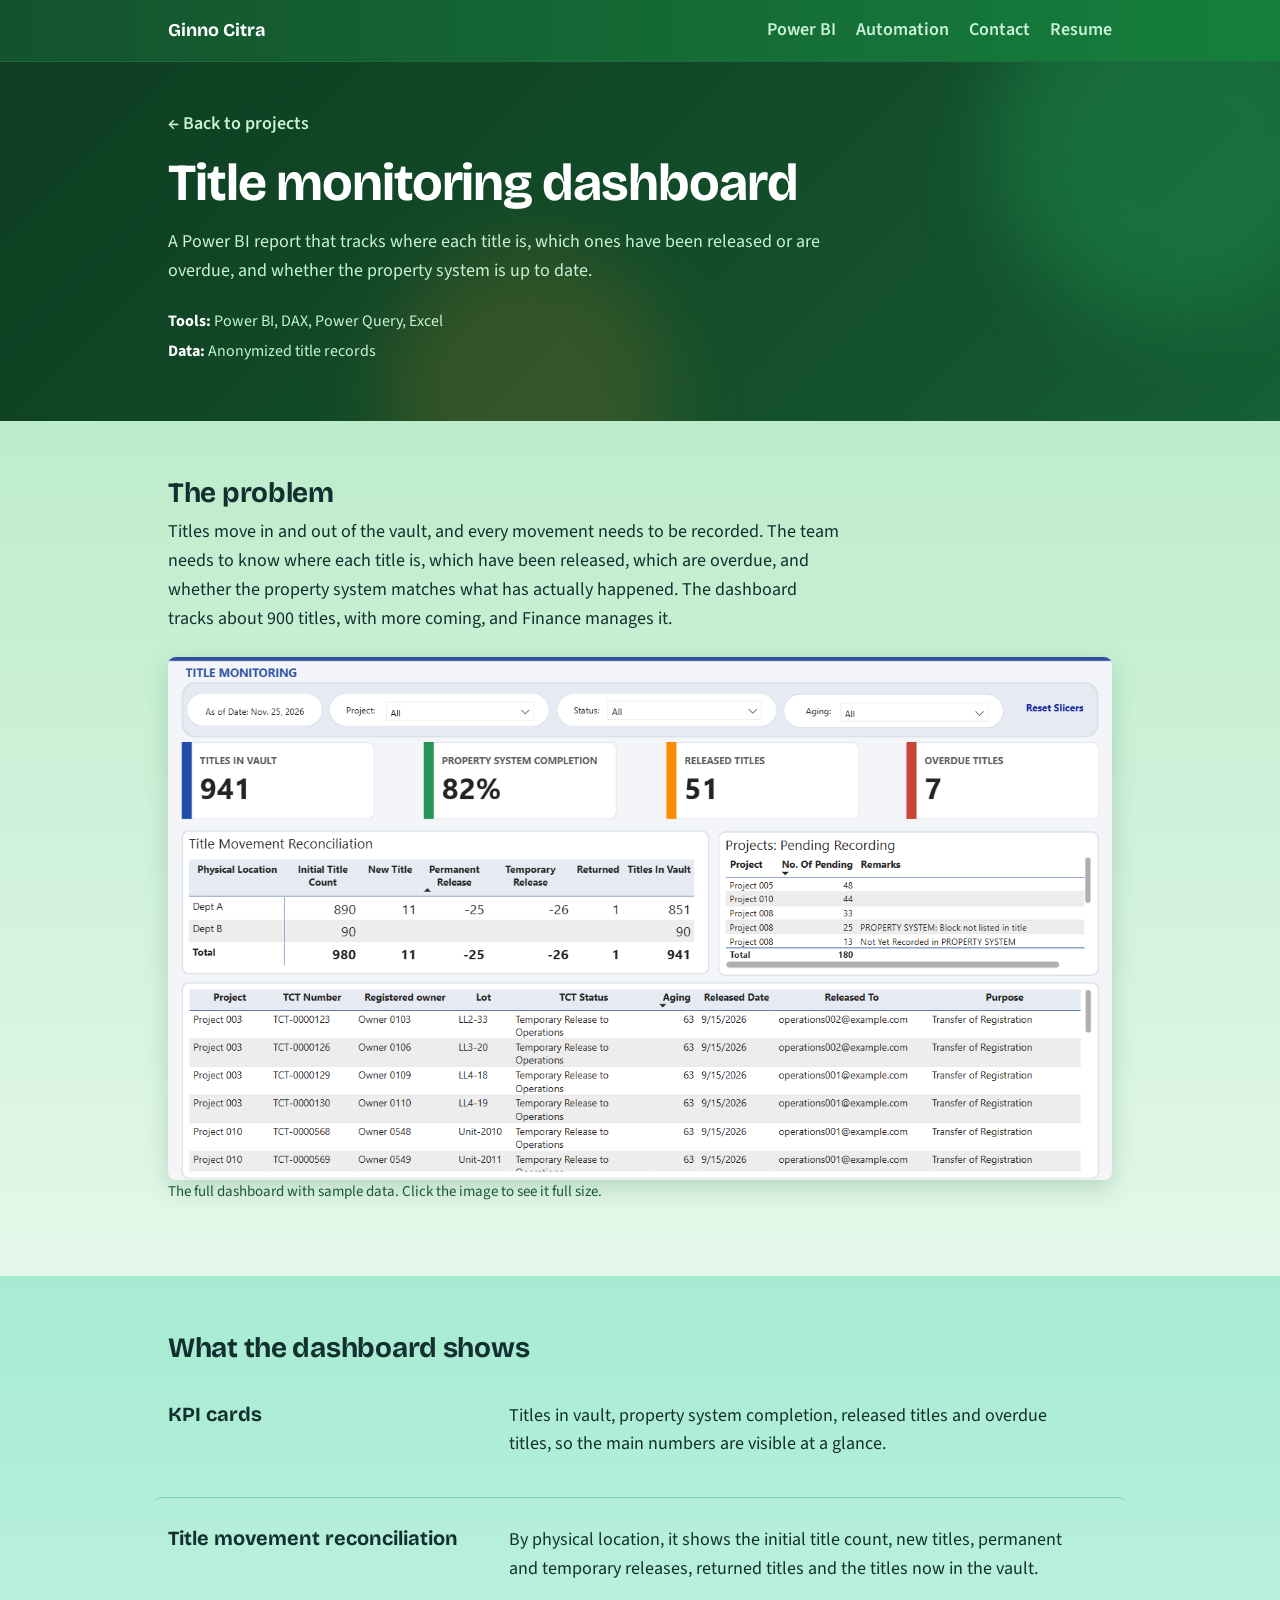
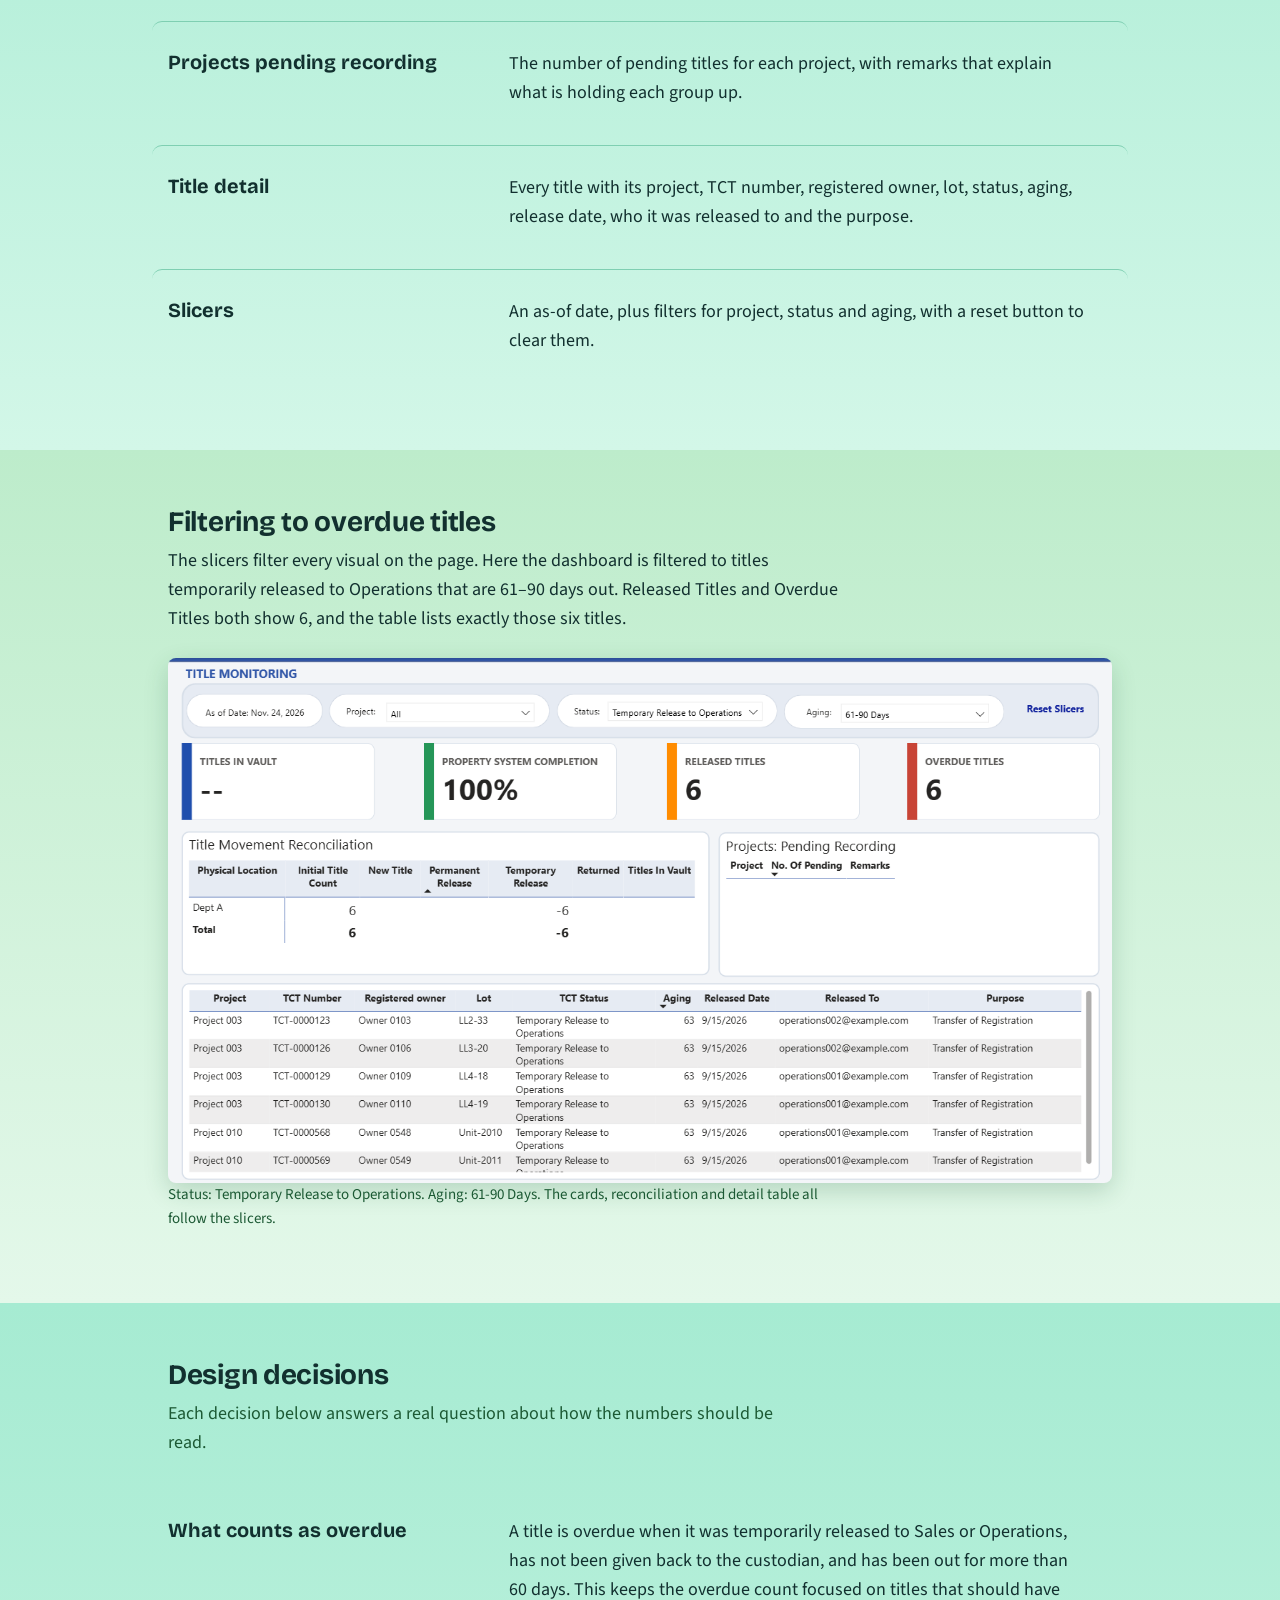
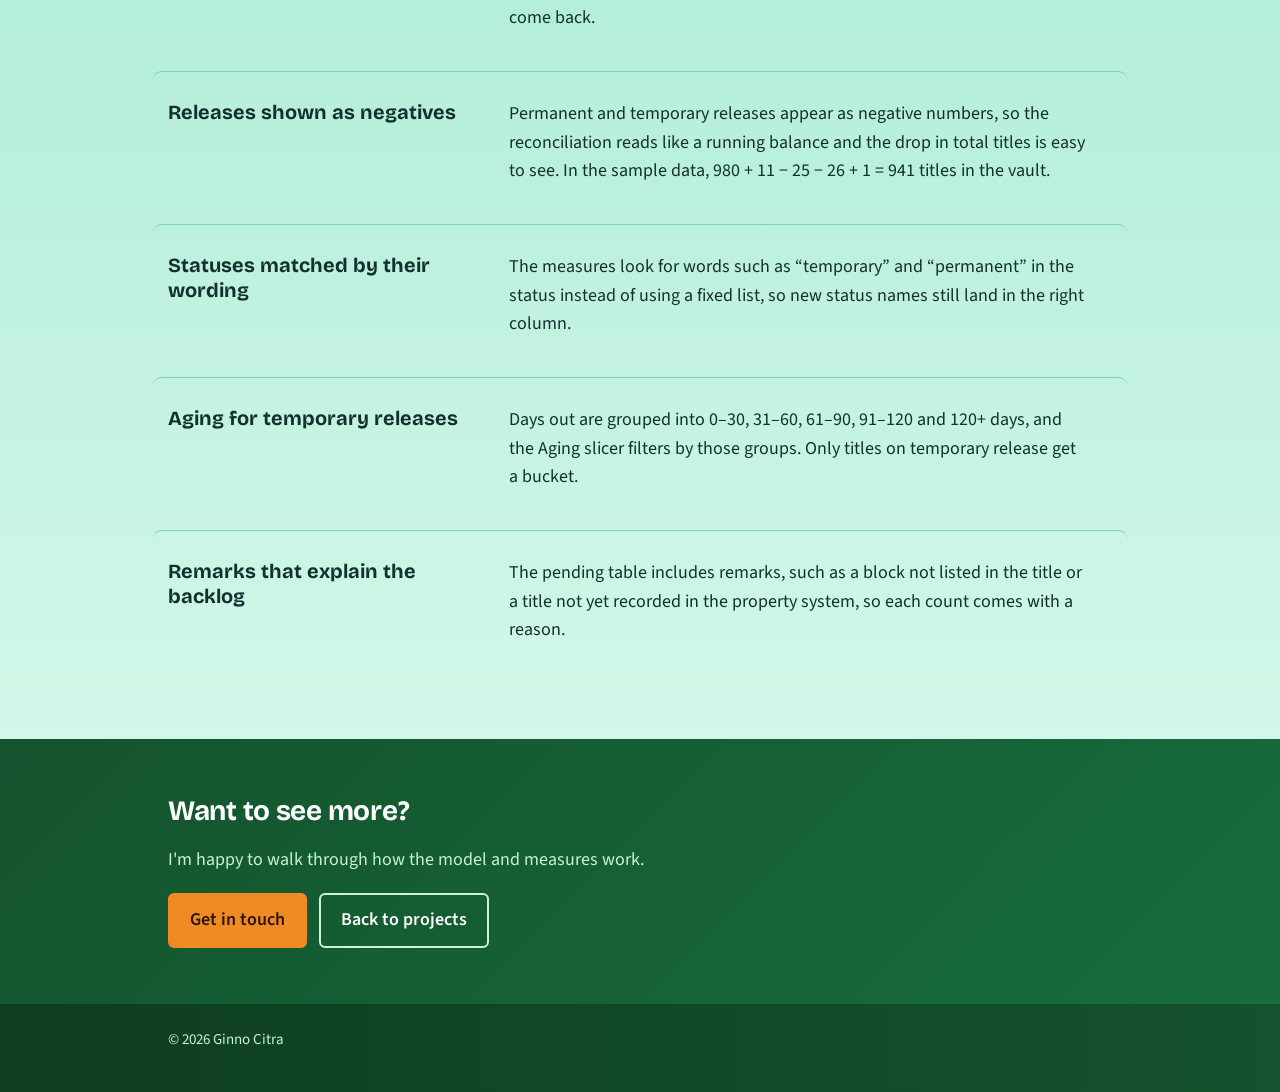
<file: title-monitoring.html>
<!DOCTYPE html>
<html lang="en">
<head>
<meta charset="utf-8">
<meta name="viewport" content="width=device-width, initial-scale=1">
<title>Title Monitoring Dashboard | Power BI | Ginno Citra</title>
<meta name="description" content="Power BI dashboard that tracks where each title is, which are released or overdue, and whether the property system is up to date.">
<link rel="icon" href="data:image/svg+xml,<svg xmlns='http://www.w3.org/2000/svg' viewBox='0 0 100 100'><text y='.9em' font-size='90'>📊</text></svg>">
<link rel="preconnect" href="https://fonts.googleapis.com">
<link rel="preconnect" href="https://fonts.gstatic.com" crossorigin>
<link href="https://fonts.googleapis.com/css2?family=Bricolage+Grotesque:opsz,wght@12..96,500;12..96,700&family=Source+Sans+3:wght@400;600&display=swap" rel="stylesheet">
<link rel="stylesheet" href="styles.css">
</head>
<body>
<header class="top">
  <div class="wrap">
    <a class="brand" href="index.html">Ginno Citra</a>
    <nav aria-label="Main"><a href="index.html#powerbi">Power BI</a><a href="index.html#automation">Automation</a><a href="index.html#contact">Contact</a><a href="assets/Ginno-Citra-Resume.pdf" download="Ginno-Citra-Resume.pdf">Resume</a></nav>
  </div>
</header>

<main>
  <div class="herobg">
    <div class="wrap pagehero">
      <a class="back" href="index.html#powerbi">&larr; Back to projects</a>
      <h1>Title monitoring dashboard</h1>
      <p>A Power BI report that tracks where each title is, which ones have been released or are overdue, and whether the property system is up to date.</p>
      <div class="meta">
        <span><strong>Tools:</strong> Power BI, DAX, Power Query, Excel</span>
        <span><strong>Data:</strong> Anonymized title records</span>
      </div>
    </div>
  </div>

  <section class="mint body">
    <div class="wrap">
      <h2>The problem</h2>
      <p>Titles move in and out of the vault, and every movement needs to be recorded. The team needs to know where each title is, which have been released, which are overdue, and whether the property system matches what has actually happened. The dashboard tracks about 900 titles, with more coming, and Finance manages it.</p>
      <figure class="shot"><span class="ph">Dashboard overview showing title-monitoring KPIs, including titles in the vault, property system completion, released titles and overdue titles, alongside the movement reconciliation, pending-recording summary and title-level details.</span><a href="assets/title-monitoring-dashboard.png" target="_blank" rel="noopener"><img src="assets/title-monitoring-dashboard.png" alt="Title Monitoring Power BI dashboard with KPI cards, a title movement reconciliation, a pending recording table and a title detail table" onload="this.closest('figure').classList.add('ok')" onerror="this.remove()"></a></figure>
      <p class="cap">The full dashboard with sample data. Click the image to see it full size.</p>
    </div>
  </section>

  <section class="cream">
    <div class="wrap">
      <h2>What the dashboard shows</h2>
      <article class="proj"><div><h3>KPI cards</h3></div><div><p>Titles in vault, property system completion, released titles and overdue titles, so the main numbers are visible at a glance.</p></div></article>
      <article class="proj"><div><h3>Title movement reconciliation</h3></div><div><p>By physical location, it shows the initial title count, new titles, permanent and temporary releases, returned titles and the titles now in the vault.</p></div></article>
      <article class="proj"><div><h3>Projects pending recording</h3></div><div><p>The number of pending titles for each project, with remarks that explain what is holding each group up.</p></div></article>
      <article class="proj"><div><h3>Title detail</h3></div><div><p>Every title with its project, TCT number, registered owner, lot, status, aging, release date, who it was released to and the purpose.</p></div></article>
      <article class="proj"><div><h3>Slicers</h3></div><div><p>An as-of date, plus filters for project, status and aging, with a reset button to clear them.</p></div></article>
    </div>
  </section>

  <section class="mint body">
    <div class="wrap">
      <h2>Filtering to overdue titles</h2>
      <p>The slicers filter every visual on the page. Here the dashboard is filtered to titles temporarily released to Operations that are 61&ndash;90 days out. Released Titles and Overdue Titles both show 6, and the table lists exactly those six titles.</p>
      <figure class="shot"><span class="ph">Filtered dashboard view showing titles temporarily released to Operations with an aging range of 61–90 days. The KPI cards show 6 released titles and 6 overdue titles, with the detail table displaying the matching six records.</span><a href="assets/title-monitoring-filtered.png" target="_blank" rel="noopener"><img src="assets/title-monitoring-filtered.png" alt="Title Monitoring dashboard filtered to titles temporarily released to Operations that are 61 to 90 days out" onload="this.closest('figure').classList.add('ok')" onerror="this.remove()"></a></figure>
      <p class="cap">Status: Temporary Release to Operations. Aging: 61-90 Days. The cards, reconciliation and detail table all follow the slicers.</p>
    </div>
  </section>

  <section class="cream">
    <div class="wrap">
      <h2>Design decisions</h2>
      <p class="lede">Each decision below answers a real question about how the numbers should be read.</p>
      <article class="proj"><div><h3>What counts as overdue</h3></div><div><p>A title is overdue when it was temporarily released to Sales or Operations, has not been given back to the custodian, and has been out for more than 60 days. This keeps the overdue count focused on titles that should have come back.</p></div></article>
      <article class="proj"><div><h3>Releases shown as negatives</h3></div><div><p>Permanent and temporary releases appear as negative numbers, so the reconciliation reads like a running balance and the drop in total titles is easy to see. In the sample data, 980 + 11 &minus; 25 &minus; 26 + 1 = 941 titles in the vault.</p></div></article>
      <article class="proj"><div><h3>Statuses matched by their wording</h3></div><div><p>The measures look for words such as &ldquo;temporary&rdquo; and &ldquo;permanent&rdquo; in the status instead of using a fixed list, so new status names still land in the right column.</p></div></article>
      <article class="proj"><div><h3>Aging for temporary releases</h3></div><div><p>Days out are grouped into 0&ndash;30, 31&ndash;60, 61&ndash;90, 91&ndash;120 and 120+ days, and the Aging slicer filters by those groups. Only titles on temporary release get a bucket.</p></div></article>
      <article class="proj"><div><h3>Remarks that explain the backlog</h3></div><div><p>The pending table includes remarks, such as a block not listed in the title or a title not yet recorded in the property system, so each count comes with a reason.</p></div></article>
    </div>
  </section>

  <section class="dark contact">
    <div class="wrap">
      <h2>Want to see more?</h2>
      <p>I'm happy to walk through how the model and measures work.</p>
      <div class="btns">
        <a class="btn primary" href="index.html#contact">Get in touch</a>
        <a class="btn ghost" href="index.html#powerbi">Back to projects</a>
      </div>
    </div>
  </section>
</main>
<footer><div class="wrap">&copy; 2026 Ginno Citra</div></footer>
</body>
</html>
</file>
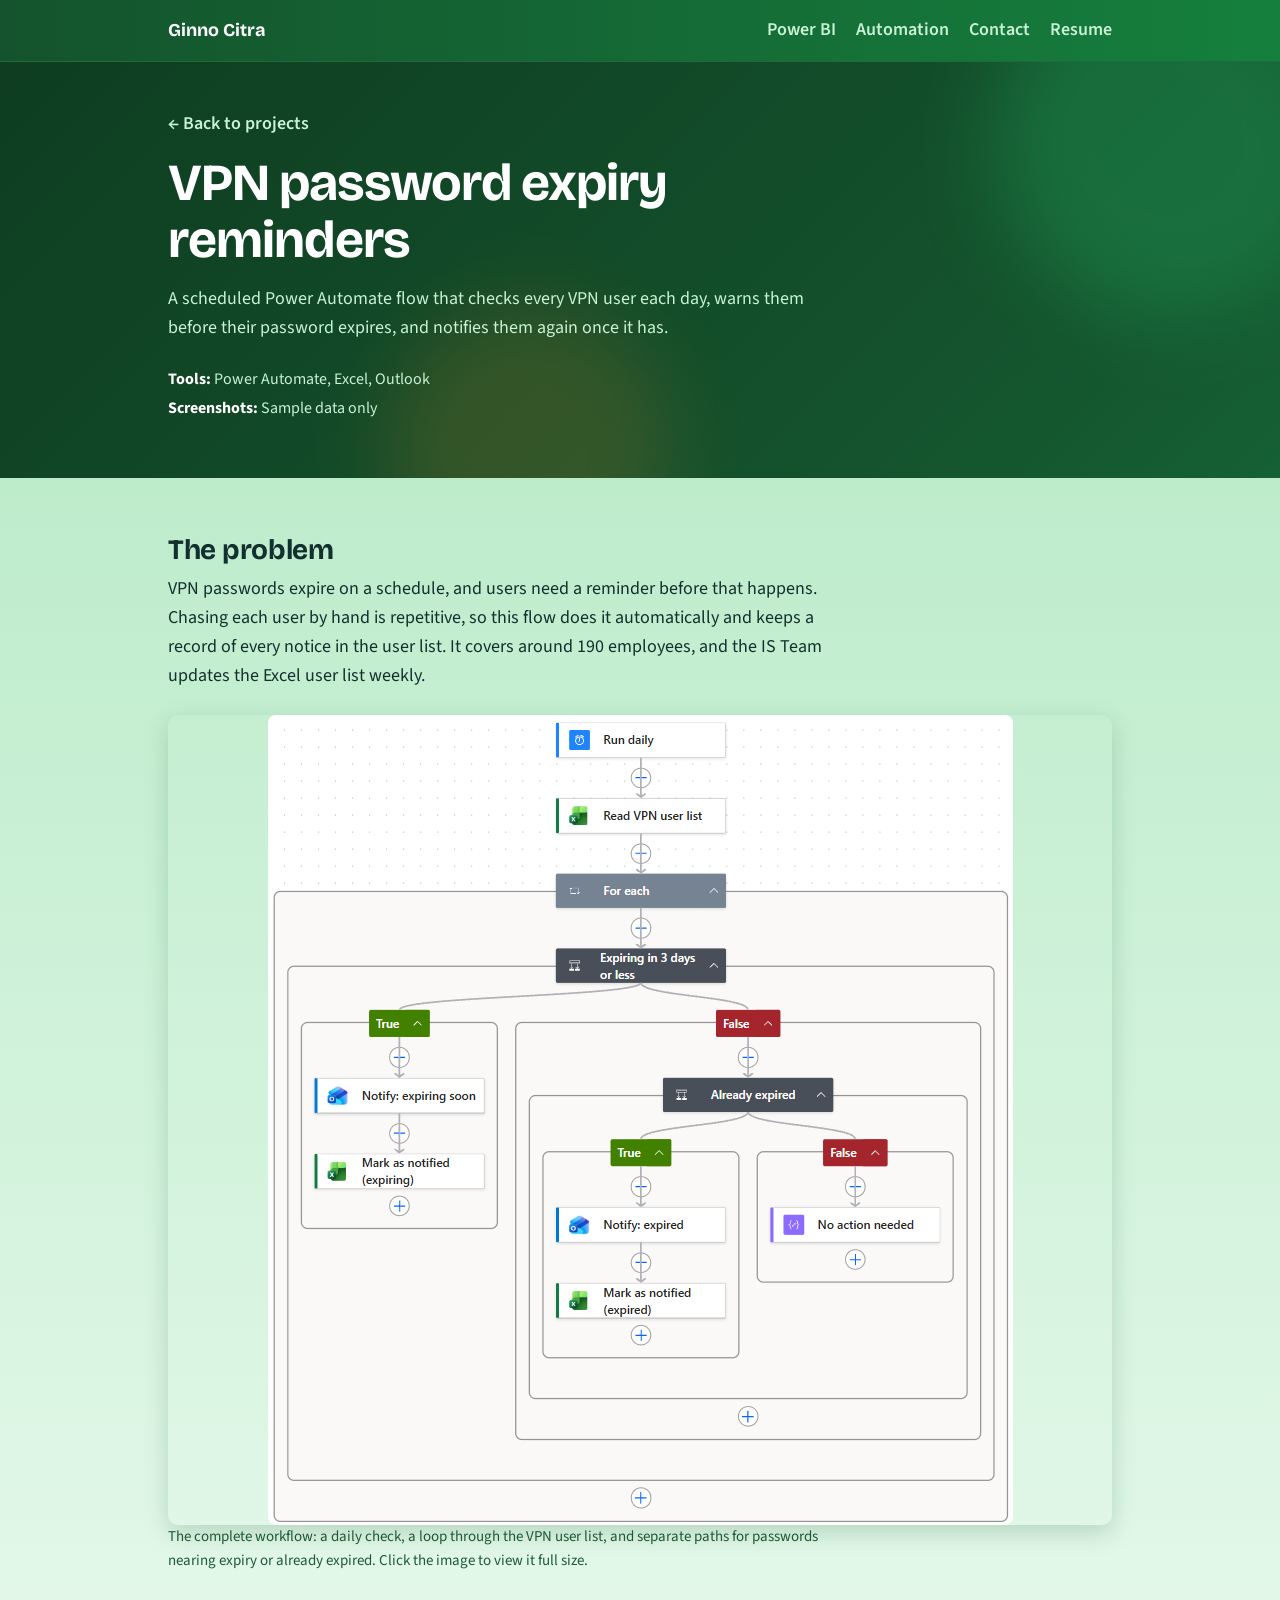
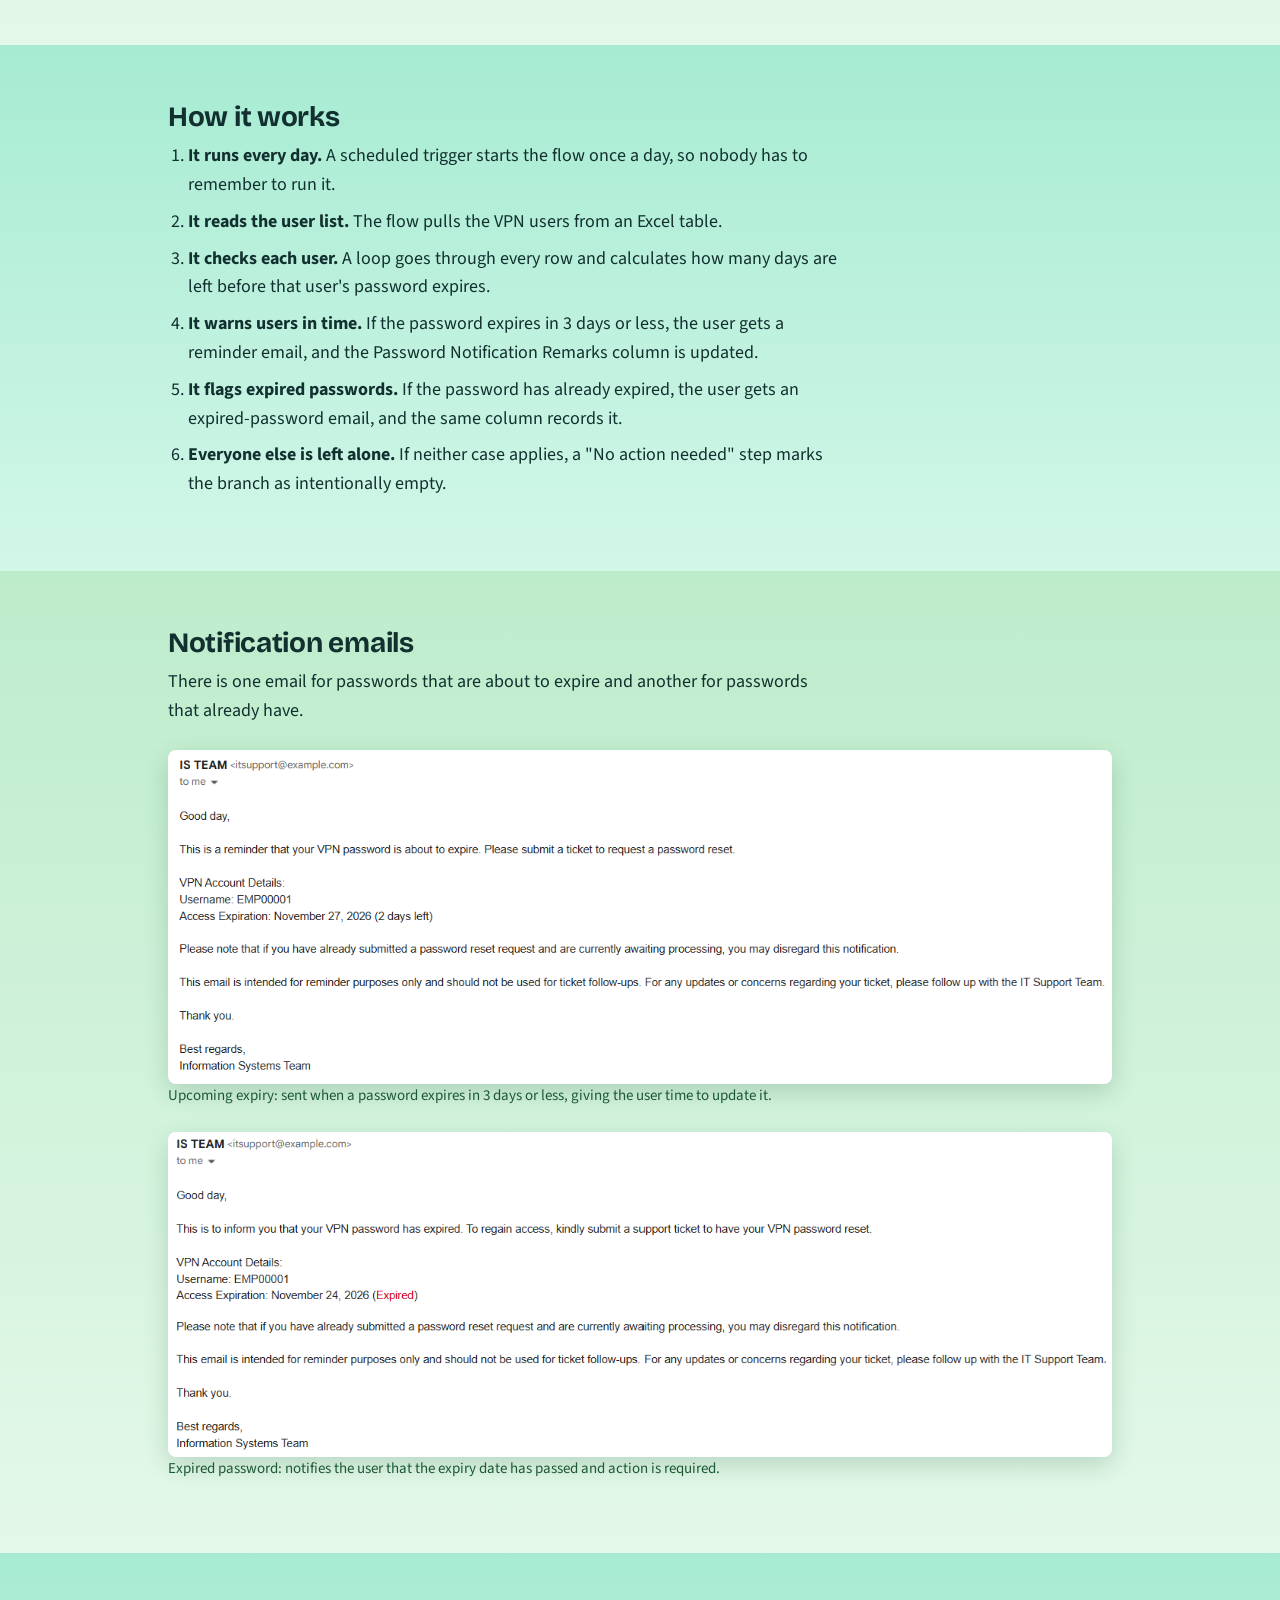
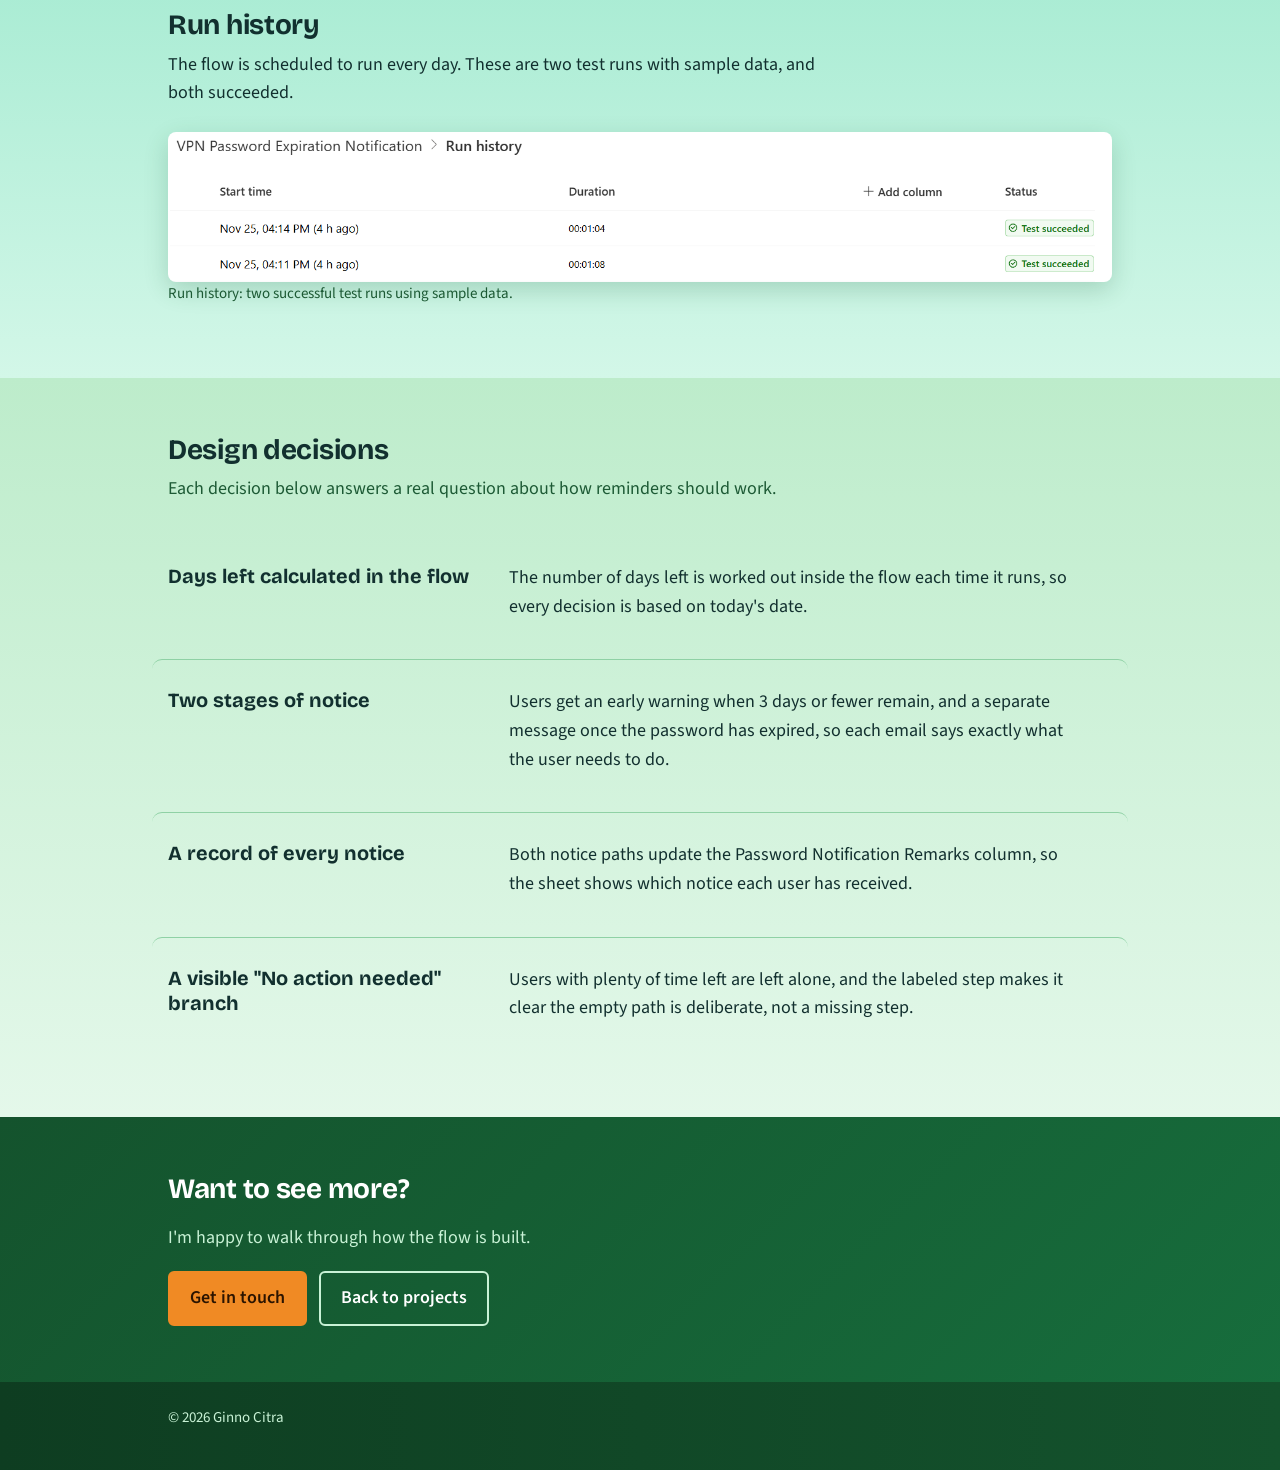
<file: vpn-password-expiry.html>
<!DOCTYPE html>
<html lang="en">
<head>
<meta charset="utf-8">
<meta name="viewport" content="width=device-width, initial-scale=1">
<title>VPN Password Expiry Reminders | Power Automate | Ginno Citra</title>
<meta name="description" content="Scheduled Power Automate flow that checks VPN users every day, warns them before their password expires and notifies them once it has.">
<link rel="icon" href="data:image/svg+xml,<svg xmlns='http://www.w3.org/2000/svg' viewBox='0 0 100 100'><text y='.9em' font-size='90'>📊</text></svg>">
<link rel="preconnect" href="https://fonts.googleapis.com">
<link rel="preconnect" href="https://fonts.gstatic.com" crossorigin>
<link href="https://fonts.googleapis.com/css2?family=Bricolage+Grotesque:opsz,wght@12..96,500;12..96,700&family=Source+Sans+3:wght@400;600&display=swap" rel="stylesheet">
<link rel="stylesheet" href="styles.css">
</head>
<body>
<header class="top">
  <div class="wrap">
    <a class="brand" href="index.html">Ginno Citra</a>
    <nav aria-label="Main"><a href="index.html#powerbi">Power BI</a><a href="index.html#automation">Automation</a><a href="index.html#contact">Contact</a><a href="assets/Ginno-Citra-Resume.pdf" download="Ginno-Citra-Resume.pdf">Resume</a></nav>
  </div>
</header>

<main>
  <div class="herobg">
    <div class="wrap pagehero">
      <a class="back" href="index.html#automation">&larr; Back to projects</a>
      <h1>VPN password expiry reminders</h1>
      <p>A scheduled Power Automate flow that checks every VPN user each day, warns them before their password expires, and notifies them again once it has.</p>
      <div class="meta">
        <span><strong>Tools:</strong> Power Automate, Excel, Outlook</span>
        <span><strong>Screenshots:</strong> Sample data only</span>
      </div>
    </div>
  </div>

  <section class="mint body">
    <div class="wrap">
      <h2>The problem</h2>
      <p>VPN passwords expire on a schedule, and users need a reminder before that happens. Chasing each user by hand is repetitive, so this flow does it automatically and keeps a record of every notice in the user list. It covers around 190 employees, and the IS Team updates the Excel user list weekly.</p>
      <figure class="shot"><span class="ph">Workflow Overview: Shows the daily recurrence trigger, Excel user-list retrieval, per-user loop, and conditions for upcoming or expired passwords.</span><a href="assets/vpn-expiry-flow.png" target="_blank" rel="noopener"><img src="assets/vpn-expiry-flow.png" alt="Power Automate flow with a daily recurrence, an Excel user list, a loop and conditions for expiring and expired passwords" onload="this.closest('figure').classList.add('ok')" onerror="this.remove()"></a></figure>
      <p class="cap">The complete workflow: a daily check, a loop through the VPN user list, and separate paths for passwords nearing expiry or already expired. Click the image to view it full size.</p>
    </div>
  </section>

  <section class="cream body">
    <div class="wrap">
      <h2>How it works</h2>
      <ol class="steps">
        <li><strong>It runs every day.</strong> A scheduled trigger starts the flow once a day, so nobody has to remember to run it.</li>
        <li><strong>It reads the user list.</strong> The flow pulls the VPN users from an Excel table.</li>
        <li><strong>It checks each user.</strong> A loop goes through every row and calculates how many days are left before that user's password expires.</li>
        <li><strong>It warns users in time.</strong> If the password expires in 3 days or less, the user gets a reminder email, and the Password Notification Remarks column is updated.</li>
        <li><strong>It flags expired passwords.</strong> If the password has already expired, the user gets an expired-password email, and the same column records it.</li>
        <li><strong>Everyone else is left alone.</strong> If neither case applies, a "No action needed" step marks the branch as intentionally empty.</li>
      </ol>
    </div>
  </section>

  <section class="mint body">
    <div class="wrap">
      <h2>Notification emails</h2>
      <p>There is one email for passwords that are about to expire and another for passwords that already have.</p>
      <figure class="shot"><span class="ph">Upcoming Expiry Reminder: Shows the email sent to a VPN user when their password is due to expire within three days.</span><img src="assets/vpn-expiry-email-reminder.png" alt="Sample VPN password reminder email" onload="this.parentNode.classList.add('ok')" onerror="this.remove()"></figure>
      <p class="cap">Upcoming expiry: sent when a password expires in 3 days or less, giving the user time to update it.</p>
      <figure class="shot"><span class="ph">Expired Password Notification: Shows the email sent to a VPN user after their password expiry date has passed.</span><img src="assets/vpn-expiry-email-expired.png" alt="Sample VPN expired password email" onload="this.parentNode.classList.add('ok')" onerror="this.remove()"></figure>
      <p class="cap">Expired password: notifies the user that the expiry date has passed and action is required.</p>
    </div>
  </section>

  <section class="cream body">
    <div class="wrap">
      <h2>Run history</h2>
      <p>The flow is scheduled to run every day. These are two test runs with sample data, and both succeeded.</p>
      <figure class="shot"><span class="ph">Successful Test Runs: Shows two completed Power Automate test runs, confirming the scheduled flow executed successfully with sample data.</span><img src="assets/vpn-expiry-run-history.png" alt="Power Automate run history showing two successful test runs" onload="this.parentNode.classList.add('ok')" onerror="this.remove()"></figure>
      <p class="cap">Run history: two successful test runs using sample data.</p>
    </div>
  </section>

  <section class="mint">
    <div class="wrap">
      <h2>Design decisions</h2>
      <p class="lede">Each decision below answers a real question about how reminders should work.</p>
      <article class="proj"><div><h3>Days left calculated in the flow</h3></div><div><p>The number of days left is worked out inside the flow each time it runs, so every decision is based on today's date.</p></div></article>
      <article class="proj"><div><h3>Two stages of notice</h3></div><div><p>Users get an early warning when 3 days or fewer remain, and a separate message once the password has expired, so each email says exactly what the user needs to do.</p></div></article>
      <article class="proj"><div><h3>A record of every notice</h3></div><div><p>Both notice paths update the Password Notification Remarks column, so the sheet shows which notice each user has received.</p></div></article>
      <article class="proj"><div><h3>A visible "No action needed" branch</h3></div><div><p>Users with plenty of time left are left alone, and the labeled step makes it clear the empty path is deliberate, not a missing step.</p></div></article>
    </div>
  </section>

  <section class="dark contact">
    <div class="wrap">
      <h2>Want to see more?</h2>
      <p>I'm happy to walk through how the flow is built.</p>
      <div class="btns">
        <a class="btn primary" href="index.html#contact">Get in touch</a>
        <a class="btn ghost" href="index.html#automation">Back to projects</a>
      </div>
    </div>
  </section>
</main>
<footer><div class="wrap">&copy; 2026 Ginno Citra</div></footer>
</body>
</html>
</file>
<file: styles.css>
/* Shared styles for every page of the portfolio */
:root{
  --bg:#e8f7ec; --ink:#12302f; --muted:#1d5a35; --line:#8fd1a5;
  --teal:#15803d; --teal-dark:#14532d; --sand:#f08a24; --rust:#b53b0a; --white:#fff;
  --mint:#e4f8ea; --cream:#d3f7e8; --deep:#14532d; --soft:#c9f2d6;
  --head:"Bricolage Grotesque","Segoe UI",system-ui,sans-serif;
  --body:"Source Sans 3","Segoe UI",system-ui,sans-serif;
}
*{box-sizing:border-box}
html{scroll-behavior:smooth}
body{margin:0;background:var(--bg);color:var(--ink);font:400 1.125rem/1.6 var(--body)}
a{color:var(--teal-dark)}
a:focus-visible,button:focus-visible{outline:3px solid var(--rust);outline-offset:3px}
.wrap{max-width:62rem;margin:0 auto;padding:0 1.5rem}

/* Header and navigation */
header.top{background:linear-gradient(90deg,#14532d,#15803d);border-bottom:1px solid #1f6b3c}
header.top .wrap{display:flex;justify-content:space-between;align-items:center;flex-wrap:wrap;gap:.5rem 1.5rem;padding-top:1rem;padding-bottom:1rem}
.brand{font:700 1.125rem var(--head);text-decoration:none;color:var(--white)}
nav a{margin-left:1.25rem;text-decoration:none;color:var(--soft);font-weight:600}
nav a:hover{color:var(--white);text-decoration:underline}
header.top a:focus-visible,.dark a:focus-visible,.herobg a:focus-visible{outline-color:var(--sand)}

/* Moving background */
@keyframes drift{0%{background-position:0% 50%}50%{background-position:100% 50%}100%{background-position:0% 50%}}
@keyframes float1{0%,100%{transform:translate(0,0) scale(1)}50%{transform:translate(60px,40px) scale(1.15)}}
@keyframes float2{0%,100%{transform:translate(0,0) scale(1)}50%{transform:translate(-50px,-30px) scale(1.2)}}
.herobg{position:relative;overflow:hidden;background:linear-gradient(135deg,#0e3d21,#14532d,#187a44,#14532d,#0e3d21);background-size:300% 300%;animation:drift 18s ease-in-out infinite;color:var(--white)}
.herobg::before,.herobg::after{content:"";position:absolute;border-radius:50%;filter:blur(40px);pointer-events:none}
.herobg::before{width:22rem;height:22rem;background:#22a05b;opacity:.35;top:-6rem;right:-4rem;animation:float1 14s ease-in-out infinite}
.herobg::after{width:18rem;height:18rem;background:#f08a24;opacity:.15;bottom:-7rem;left:30%;animation:float2 17s ease-in-out infinite}
.herobg .hero,.herobg .pagehero{position:relative;z-index:1}

/* Hero (homepage) and page hero (case studies) */
.hero{padding:4.5rem 1.5rem}
.hero h1{font:700 clamp(2.4rem,6vw,4.25rem)/1.05 var(--head);letter-spacing:-.02em;margin:0 0 1.25rem;max-width:20ch}
.hero p{max-width:40rem;color:var(--soft);margin:0 0 2rem}
.pagehero{padding:3rem 1.5rem 3.5rem}
.pagehero h1{font:700 clamp(2rem,5vw,3.25rem)/1.1 var(--head);letter-spacing:-.02em;margin:1rem 0;max-width:22ch}
.pagehero p{max-width:42rem;color:var(--soft);margin:0 0 1rem}
.back{color:var(--soft);text-decoration:none;font-weight:600}
.back:hover{color:var(--white);text-decoration:underline}
.meta{display:flex;flex-direction:column;gap:.25rem;margin-top:1.5rem;font-size:1rem;color:var(--soft)}
.meta strong{color:var(--white)}
.tags{display:flex;flex-wrap:wrap;gap:.5rem}
.tag{border:1px solid var(--soft);color:var(--white);padding:.25rem .85rem;border-radius:999px;font-size:.9375rem;font-weight:600}

/* Buttons */
.btns{display:flex;flex-wrap:wrap;gap:.75rem}
.btn{display:inline-block;padding:.7rem 1.25rem;border-radius:6px;font-weight:600;text-decoration:none;border:2px solid var(--teal)}
.btn.primary{background:var(--teal);color:var(--white)}
.btn.primary:hover{background:var(--teal-dark);border-color:var(--teal-dark)}
.btn.ghost{color:var(--teal-dark)}
.btn.ghost:hover{background:#c3e8cf}
.dark .btn.primary,.herobg .btn.primary{background:var(--sand);border-color:var(--sand);color:#2b1400}
.dark .btn.primary:hover,.herobg .btn.primary:hover{background:#f7a24f;border-color:#f7a24f}
.dark .btn.ghost,.herobg .btn.ghost{color:var(--white);border-color:var(--soft)}
.dark .btn.ghost:hover,.herobg .btn.ghost:hover{background:#1d6a3c}

/* Sections */
section{padding:3.5rem 0}
section.mint{background:linear-gradient(180deg,#bdeccb 0%,#e4f8ea 100%)}
section.cream{background:linear-gradient(180deg,#a6ebd2 0%,#d3f7e8 100%);--line:#7fcfb2}
section.dark{background:linear-gradient(135deg,#14532d,#187a44,#14532d);background-size:300% 300%;animation:drift 20s ease-in-out infinite;color:var(--white)}
h2{font:700 1.75rem/1.2 var(--head);margin:0 0 .5rem;letter-spacing:-.01em}
.lede{color:var(--muted);max-width:38rem;margin:0 0 2rem}
.body p,.about p{max-width:42rem;margin:0 0 1rem}
.contact p{max-width:36rem;color:var(--soft)}

/* Project rows */
.proj{display:grid;grid-template-columns:minmax(0,1fr) minmax(0,2fr);gap:.5rem 2.5rem;padding:1.75rem 1rem;margin:0 -1rem;border-top:1px solid var(--line);border-radius:10px;transition:transform .2s ease,box-shadow .2s ease,background-color .2s ease}
.proj:hover{transform:translateY(-4px);background:rgba(255,255,255,.8);box-shadow:inset 6px 0 0 var(--teal),0 10px 24px rgba(20,83,45,.16);border-top-color:transparent}
.proj:hover h3{color:var(--teal)}
.proj:hover + .proj{border-top-color:transparent}
.proj:first-of-type{border-top:0}
.proj h3{font:700 1.25rem/1.25 var(--head);margin:0}
.proj .tools{color:var(--muted);font-size:.9375rem;margin:.4rem 0 0}
.proj p{margin:0 0 .6rem;max-width:36rem}
.thumb{display:block;margin:1rem 0 0;overflow:hidden;border:1px solid var(--line);border-radius:8px;background:var(--white);box-shadow:0 2px 8px rgba(20,83,45,.12)}
.thumb img{display:block;width:100%;height:auto;max-height:20rem;object-fit:contain}
.proj:hover .thumb{border-color:var(--teal)}
.status{font-size:.9375rem;font-weight:600;color:var(--muted)}
.status.live{color:var(--teal-dark)}
.status.wip{color:var(--rust)}

/* Skills */
.skills{display:grid;grid-template-columns:repeat(auto-fit,minmax(15rem,1fr));gap:1.5rem 2.5rem;margin:0;padding:0;list-style:none}
.skills li{border-left:4px solid var(--teal);padding:.75rem 1rem;border-radius:0 8px 8px 0;transition:transform .2s ease,box-shadow .2s ease,background-color .2s ease,border-left-width .2s ease,padding-left .2s ease;cursor:default}
.skills li:nth-child(even){border-left-color:var(--sand)}
.skills li:hover{transform:translateY(-4px);background:rgba(255,255,255,.85);box-shadow:0 8px 20px rgba(20,83,45,.18);border-left-width:10px;padding-left:calc(1rem - 6px)}
.skills li:hover strong{color:var(--teal)}
.skills strong{display:block;font-family:var(--head)}
.skills span{color:var(--muted);font-size:1rem}

/* Case study content */
.shot{position:relative;margin:1.5rem 0 0;border:2px dashed var(--teal);border-radius:10px;min-height:14rem;display:flex;align-items:center;justify-content:center;text-align:center;padding:1rem;background:rgba(255,255,255,.5)}
.shot img{display:block;max-width:100%;height:auto;border-radius:8px}
.shot.ok{border:0;min-height:0;padding:0;background:none;box-shadow:0 8px 24px rgba(20,83,45,.2)}
.shot .ph{color:var(--muted);font-size:1rem}
.shot.ok .ph{display:none}
.cap{font-size:.9375rem;color:var(--muted);margin:.6rem 0 0}
.narrow-shots .shot{max-width:52rem}
.code{margin:.75rem 0 0;padding:1rem 1.25rem;background:#0e2a1a;color:#d9f5e3;border-radius:8px;font:.875rem/1.55 ui-monospace,SFMono-Regular,Menlo,Consolas,monospace;overflow-x:auto;max-width:100%}
.code code{font:inherit}
.code:focus-visible{outline:3px solid var(--rust);outline-offset:3px}
.formshots{display:grid;grid-template-columns:1fr 1fr;gap:1.5rem;align-items:start}
.cmp{width:100%;border-collapse:collapse;margin-top:1.5rem;background:rgba(255,255,255,.85);border-radius:10px;overflow:hidden}
.cmp th,.cmp td{padding:.75rem 1rem;text-align:left;border-bottom:1px solid var(--line)}
.cmp th{background:var(--deep);color:var(--white);font-family:var(--head)}
.cmp td:first-child{font-weight:600}
.cmp tr:last-child td{border-bottom:0}
.tablewrap{overflow-x:auto;max-width:100%}
.steps{margin:0 0 1rem;padding-left:1.25rem;max-width:42rem}
.steps li{margin-bottom:.5rem}
.metrics{display:grid;grid-template-columns:repeat(4,1fr);gap:1rem;margin-top:1.5rem}
.metric{background:rgba(255,255,255,.85);border-radius:10px;padding:1.25rem .75rem;text-align:center;border-top:4px solid var(--teal);color:var(--muted);font-weight:600}
.metric strong{display:block;font:700 1.9rem var(--head);color:var(--teal-dark);margin-bottom:.15rem}

footer{background:linear-gradient(90deg,#0e3d21,#14532d);color:var(--soft);padding:1.5rem 0 2.5rem;font-size:.9375rem}

/* Small screens */
@media (max-width:48rem){.metrics{grid-template-columns:repeat(2,1fr)}.formshots{grid-template-columns:1fr}}
@media (max-width:42rem){.proj{grid-template-columns:1fr}.thumb{max-width:26rem}nav a{margin:0 1rem 0 0}.hero{padding-top:3rem}}
@media (max-width:28rem){.metrics{grid-template-columns:1fr}}

/* Reduced motion */
@media (prefers-reduced-motion:reduce){
  html{scroll-behavior:auto}
  .herobg,.herobg::before,.herobg::after,section.dark{animation:none}
  .proj,.skills li{transition:none}
  .proj:hover,.skills li:hover{transform:none}
}
</file>
